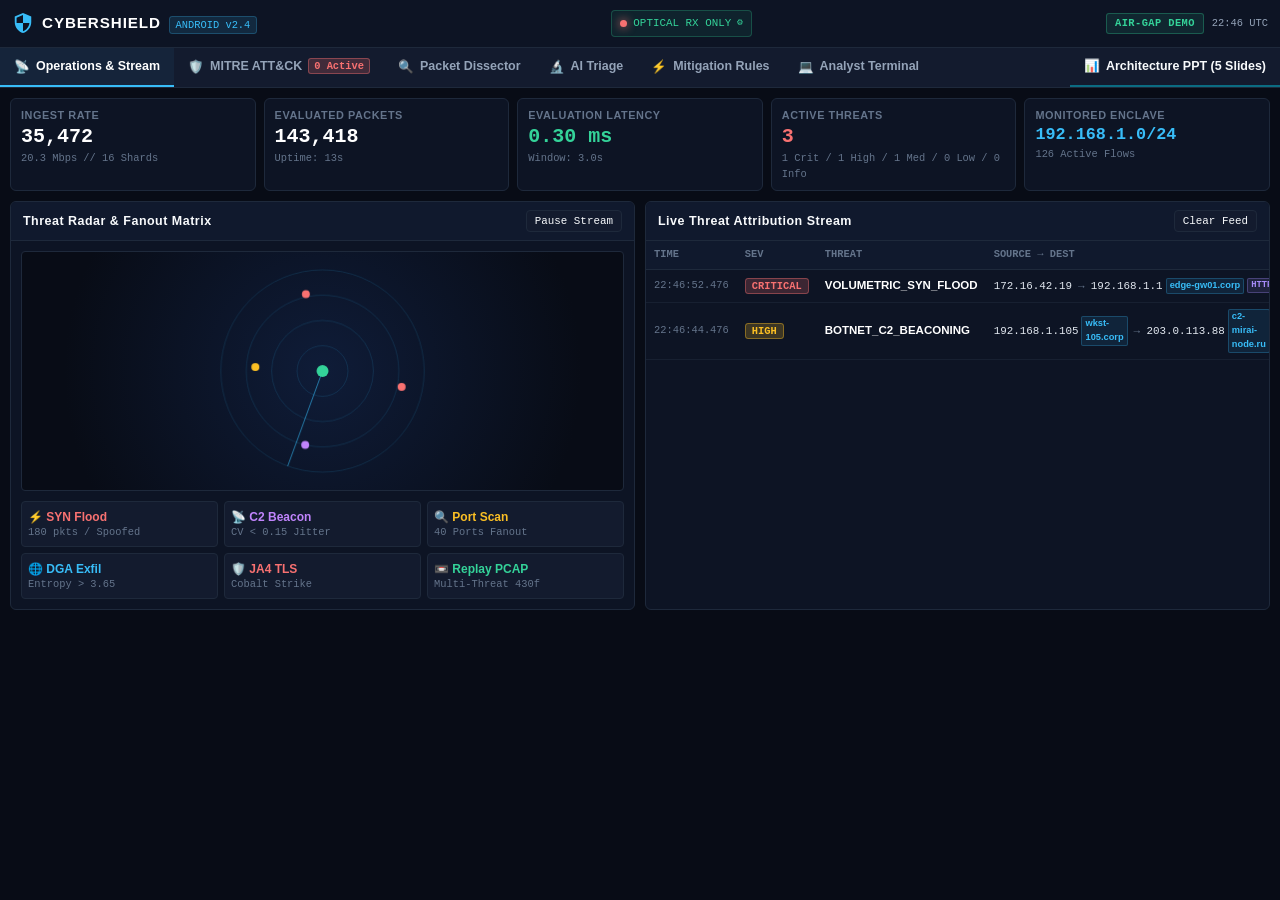
<file: index.html>
<!DOCTYPE html>
<html lang="en">
<head>
  <meta charset="UTF-8">
  <meta name="viewport" content="width=device-width, initial-scale=1.0, maximum-scale=1.0, user-scalable=no">
  <meta name="theme-color" content="#080c16">
  <title>CYBERSHIELD Enclave</title>
  <link rel="stylesheet" href="styles.css">
</head>
<body>

  <!-- Top Enterprise Navigation Bar -->
  <header class="top-navbar">
    <div class="brand-wrap">
      <div class="brand-shield">
        <svg viewBox="0 0 24 24">
          <path d="M12 1L3 5v6c0 5.55 3.84 10.74 9 12 5.16-1.26 9-6.45 9-12V5l-9-4zm0 10.99h7c-.53 4.12-3.28 7.79-7 8.94V12H5V6.3l7-3.11v8.8z"/>
        </svg>
      </div>
      <div>
        <span class="brand-text">CYBERSHIELD</span>
        <span class="brand-tag">ANDROID v2.4</span>
      </div>
    </div>

    <!-- Hardware Optical Data Diode Status Indicator & Server Switcher -->
    <div class="diode-telemetry-badge" id="diodeStatusBadge" title="Tap to configure sensor endpoint">
      <span class="diode-led" id="diodeLed"></span>
      <span id="diodeStatusText">OPTICAL RX ONLY</span>
      <span style="font-size: 0.6rem;">⚙️</span>
    </div>

    <div class="navbar-right">
      <span class="status-pill pill-online" id="connStatus">ONLINE</span>
      <span id="sysClock" style="color: var(--text-muted); font-size: 0.65rem; font-family: var(--font-mono);">00:00 UTC</span>
    </div>
  </header>

  <!-- Enterprise Tab Workspace Navigation Bar (Swipeable/Scrollable) -->
  <nav class="workspace-tabs-bar" aria-label="Security Workspace Navigation">
    <button class="nav-tab-btn active" data-view="viewOps" id="tabNavOps">
      <span>📡</span>
      <span>Operations & Stream</span>
    </button>
    <button class="nav-tab-btn" data-view="viewMitre" id="tabNavMitre">
      <span>🛡️</span>
      <span>MITRE ATT&CK</span>
      <span class="tab-badge" id="mitreHitBadge">0 Active</span>
    </button>
    <button class="nav-tab-btn" data-view="viewDissect" id="tabNavDissect">
      <span>🔍</span>
      <span>Packet Dissector</span>
    </button>
    <button class="nav-tab-btn" data-view="viewTriage" id="tabNavTriage">
      <span>🔬</span>
      <span>AI Triage</span>
    </button>
    <button class="nav-tab-btn" data-view="viewRules" id="tabNavRules">
      <span>⚡</span>
      <span>Mitigation Rules</span>
    </button>
    <button class="nav-tab-btn" data-view="viewTerminal" id="tabNavTerminal">
      <span>💻</span>
      <span>Analyst Terminal</span>
    </button>
    <a href="presentation.html" target="_blank" class="nav-tab-btn" id="tabNavPPT" style="color: var(--color-cyan); margin-left: auto; text-decoration: none; border-color: rgba(0,229,255,0.4);">
      <span>📊</span>
      <span>Architecture PPT (5 Slides)</span>
    </a>
  </nav>

  <!-- Main Workspace Container -->
  <main class="app-container">

    <!-- KPI Metrics Top Strip -->
    <section class="kpi-strip" aria-label="System Metrics">
      <div class="kpi-block">
        <div class="kpi-block-label">Ingest Rate</div>
        <div class="kpi-block-value" id="metricPps">0</div>
        <div class="kpi-block-sub" id="metricMbps">0.0 Mbps // 16 Shards</div>
      </div>
      <div class="kpi-block">
        <div class="kpi-block-label">Evaluated Packets</div>
        <div class="kpi-block-value" id="metricPackets">0</div>
        <div class="kpi-block-sub" id="metricUptime">Uptime: 0s</div>
      </div>
      <div class="kpi-block">
        <div class="kpi-block-label">Evaluation Latency</div>
        <div class="kpi-block-value" id="metricLatency" style="color: #34d399;">0.0 ms</div>
        <div class="kpi-block-sub">Window: 3.0s</div>
      </div>
      <div class="kpi-block">
        <div class="kpi-block-label">Active Threats</div>
        <div class="kpi-block-value" id="metricAlerts" style="color: #f87171;">0</div>
        <div class="kpi-block-sub" id="metricSeveritySummary">0 Crit / 0 High</div>
      </div>
      <div class="kpi-block">
        <div class="kpi-block-label">Monitored Enclave</div>
        <div class="kpi-block-value" style="font-size: 1.05rem; color: #38bdf8;">192.168.1.0/24</div>
        <div class="kpi-block-sub" id="metricFlows">0 Active Flows</div>
      </div>
    </section>

    <!-- =========================================================
         VIEW 1: Operations & Stream
         ========================================================= -->
    <div class="tab-view active" id="viewOps">
      <div class="ops-grid">
        
        <!-- Threat Radar & Attack Injector -->
        <div class="panel-box">
          <div class="panel-box-header">
            <span>Threat Radar & Fanout Matrix</span>
            <button class="btn-ctrl" id="btnToggleGen">
              <span id="genToggleText">Pause Stream</span>
            </button>
          </div>
          <div class="panel-box-body">
            
            <div class="radar-frame">
              <canvas id="radarCanvas" width="500" height="240"></canvas>
            </div>

            <!-- Attack Vector Injection Grid -->
            <div class="attacks-btn-grid">
              <button class="btn-attack-action" id="btnInjectSyn">
                <div class="att-title" style="color: #f87171;">⚡ SYN Flood</div>
                <div class="att-desc">180 pkts / Spoofed</div>
              </button>
              <button class="btn-attack-action" id="btnInjectBeacon">
                <div class="att-title" style="color: #c084fc;">📡 C2 Beacon</div>
                <div class="att-desc">CV &lt; 0.15 Jitter</div>
              </button>
              <button class="btn-attack-action" id="btnInjectScan">
                <div class="att-title" style="color: #fbbf24;">🔍 Port Scan</div>
                <div class="att-desc">40 Ports Fanout</div>
              </button>
              <button class="btn-attack-action" id="btnInjectDga">
                <div class="att-title" style="color: #38bdf8;">🌐 DGA Exfil</div>
                <div class="att-desc">Entropy &gt; 3.65</div>
              </button>
              <button class="btn-attack-action" id="btnInjectJa4">
                <div class="att-title" style="color: #f87171;">🛡️ JA4 TLS</div>
                <div class="att-desc">Cobalt Strike</div>
              </button>
              <button class="btn-attack-action" id="btnReplayPcap">
                <div class="att-title" style="color: #34d399;">📼 Replay PCAP</div>
                <div class="att-desc">Multi-Threat 430f</div>
              </button>
            </div>

          </div>
        </div>

        <!-- Live Threat Attribution Feed -->
        <div class="panel-box">
          <div class="panel-box-header">
            <span>Live Threat Attribution Stream</span>
            <button class="btn-ctrl" id="btnClearAlerts">Clear Feed</button>
          </div>
          <div class="panel-box-body" style="padding: 0;">
            <div class="dense-table-wrap">
              <table class="dense-table" id="alertsTable">
                <thead>
                  <tr>
                    <th>TIME</th>
                    <th>SEV</th>
                    <th>THREAT</th>
                    <th>SOURCE &rarr; DEST</th>
                    <th>CONF</th>
                    <th>ACTION</th>
                  </tr>
                </thead>
                <tbody id="alertsTableBody">
                  <tr>
                    <td colspan="6" style="text-align: center; color: var(--text-dim); padding: 30px;">
                      Awaiting threat indicators...
                    </td>
                  </tr>
                </tbody>
              </table>
            </div>
          </div>
        </div>

      </div>
    </div>

    <!-- =========================================================
         VIEW 2: MITRE ATT&CK Matrix
         ========================================================= -->
    <div class="tab-view" id="viewMitre">
      <div class="panel-box">
        <div class="panel-box-header">
          <span>MITRE ATT&CK Enterprise Matrix (14 Tactics)</span>
          <button class="btn-ctrl" id="btnRefreshMitre">Refresh</button>
        </div>
        <div class="panel-box-body">
          <div style="font-size: 0.68rem; color: var(--text-dim); margin-bottom: 8px;">
            Swipe horizontally to inspect all 14 adversary tactics and illuminated techniques:
          </div>
          <div class="mitre-matrix-grid" id="mitreMatrixGrid">
            <!-- Dynamically populated -->
          </div>
        </div>
      </div>
    </div>

    <!-- =========================================================
         VIEW 3: Packet Dissector (Wireshark)
         ========================================================= -->
    <div class="tab-view" id="viewDissect">
      <div class="panel-box">
        <div class="panel-box-header">
          <span>Deep Packet Dissector & Raw Hex Stream</span>
          <button class="btn-ctrl" id="btnRefreshDissect">Capture Frame</button>
        </div>
        <div class="panel-box-body">
          <div class="dissector-container">
            <div id="packetTreeContainer">
              <!-- Dynamically populated -->
            </div>
            <div>
              <div class="panel-box-header" style="background: var(--bg-surface); margin-bottom: 4px; padding: 4px 8px;">
                <span>Frame Byte Stream (Offset / Hex / ASCII)</span>
              </div>
              <pre class="hex-dump-panel" id="hexDumpContainer">0000   00 00 00 00 00 00 00 00 00 00 00 00 00 00 00 00  ................</pre>
            </div>
          </div>
        </div>
      </div>
    </div>

    <!-- =========================================================
         VIEW 4: AI Incident Triage
         ========================================================= -->
    <div class="tab-view" id="viewTriage">
      <div class="triage-dossier" id="triageDossier">
        
        <div style="display: flex; justify-content: space-between; align-items: center; border-bottom: 1px solid var(--border-subtle); padding-bottom: 8px;">
          <div>
            <div style="font-weight: 800; font-size: 0.85rem;" id="triageTitle">INCIDENT TRIAGE DOSSIER</div>
            <div style="font-family: var(--font-mono); font-size: 0.65rem; color: var(--text-dim);">Target Attribution & Blast Radius Assessment</div>
          </div>
          <button class="btn-ctrl btn-active" id="btnReTriageLatest">Triage Alert</button>
        </div>

        <div class="triage-meta-grid">
          <div class="triage-meta-cell">
            <div class="triage-meta-label">Threat Class</div>
            <div class="triage-meta-val" id="triageThreatClass">VOLUMETRIC_SYN_FLOOD</div>
          </div>
          <div class="triage-meta-cell">
            <div class="triage-meta-label">Severity & Conf</div>
            <div class="triage-meta-val" id="triageSevConf">CRITICAL (98%)</div>
          </div>
          <div class="triage-meta-cell">
            <div class="triage-meta-label">MITRE ID</div>
            <div class="triage-meta-val" id="triageMitreId">T1498.001</div>
          </div>
          <div class="triage-meta-cell">
            <div class="triage-meta-label">Adversary Attribution</div>
            <div class="triage-meta-val" id="triageActor">DDoS Botnet Cluster</div>
          </div>
        </div>

        <div>
          <div style="font-weight: 700; font-size: 0.72rem; color: var(--accent-blue); margin-bottom: 4px;">Executive Threat Summary</div>
          <div class="triage-prose" id="triageSummary">Awaiting alert evaluation...</div>
        </div>

        <div>
          <div style="font-weight: 700; font-size: 0.72rem; color: var(--accent-blue); margin-bottom: 4px;">Blast Radius & Impact</div>
          <div class="triage-prose" id="triageBlastRadius">Evaluating lateral movement exposure...</div>
        </div>

        <div>
          <div style="font-weight: 700; font-size: 0.72rem; color: var(--accent-blue); margin-bottom: 4px;">Containment Playbook</div>
          <div id="triagePlaybook" style="display: flex; flex-direction: column; gap: 6px;">
            <!-- Steps -->
          </div>
        </div>

      </div>
    </div>

    <!-- =========================================================
         VIEW 5: Mitigation Rules
         ========================================================= -->
    <div class="tab-view" id="viewRules">
      <div class="panel-box">
        <div class="panel-box-header">
          <span>Automated Firewall & IDS/IPS Enforcement Rules</span>
        </div>
        <div class="panel-box-body">
          <div class="rules-grid">
            
            <div class="rule-box">
              <div class="rule-box-head">
                <span>Linux iptables Rule</span>
                <button class="btn-copy-rule" onclick="copyRule('ruleIptables')">Copy</button>
              </div>
              <pre class="rule-code-block" id="ruleIptables"># Generating iptables rule...</pre>
            </div>

            <div class="rule-box">
              <div class="rule-box-head">
                <span>Linux nftables Syntax</span>
                <button class="btn-copy-rule" onclick="copyRule('ruleNftables')">Copy</button>
              </div>
              <pre class="rule-code-block" id="ruleNftables"># Generating nftables rule...</pre>
            </div>

            <div class="rule-box">
              <div class="rule-box-head">
                <span>Suricata IDS Signature</span>
                <button class="btn-copy-rule" onclick="copyRule('ruleSuricata')">Copy</button>
              </div>
              <pre class="rule-code-block" id="ruleSuricata"># Generating Suricata rule...</pre>
            </div>

            <div class="rule-box">
              <div class="rule-box-head">
                <span>Snort IPS Signature</span>
                <button class="btn-copy-rule" onclick="copyRule('ruleSnort')">Copy</button>
              </div>
              <pre class="rule-code-block" id="ruleSnort"># Generating Snort rule...</pre>
            </div>

            <div class="rule-box">
              <div class="rule-box-head">
                <span>pfSense XML Filter Snippet</span>
                <button class="btn-copy-rule" onclick="copyRule('rulePfsense')">Copy</button>
              </div>
              <pre class="rule-code-block" id="rulePfsense">&lt;!-- Generating pfSense rule... --&gt;</pre>
            </div>

          </div>
        </div>
      </div>
    </div>

    <!-- =========================================================
         VIEW 6: Analyst Terminal
         ========================================================= -->
    <div class="tab-view" id="viewTerminal">
      <div class="terminal-window">
        <div class="terminal-topbar">
          <span>ANALYST CONSOLE // TACTICAL SESSION</span>
          <div style="display: flex; gap: 4px;">
            <button class="btn-ctrl" id="btnQueryStatus">Status</button>
            <button class="btn-ctrl" id="btnQueryMitre">MITRE</button>
            <button class="btn-ctrl" id="btnQueryIsolate">Isolate</button>
            <button class="btn-ctrl" id="btnQueryJa4">JA4</button>
          </div>
        </div>

        <div class="terminal-history" id="termHistory">
          <div class="term-entry-ai">
CYBERSHIELD SECURITY OPERATIONS CORE // AIR-GAPPED MOBILE CONSOLE
Type tactical inquiries below (e.g. 'status', 'mitre', 'isolate host', 'ja4 analysis').
          </div>
        </div>

        <div class="terminal-prompt-bar">
          <span style="font-family: var(--font-mono); font-size: 0.72rem; color: var(--accent-blue);">analyst@soc:~$</span>
          <input type="text" class="term-input" id="termInput" placeholder="Command or query..." autocomplete="off">
          <button class="btn-ctrl btn-active" id="btnTermSend">Run</button>
        </div>
      </div>
    </div>

  </main>

  <!-- Endpoint Settings Modal -->
  <div class="modal-overlay" id="settingsModal">
    <div class="modal-card">
      <div style="display: flex; justify-content: space-between; align-items: center; border-bottom: 1px solid var(--border-subtle); padding-bottom: 8px;">
        <span style="font-weight: 700; font-size: 0.85rem;">Sensor Endpoint Configuration</span>
        <button class="btn-ctrl" id="btnCloseSettings">✕</button>
      </div>

      <div style="font-size: 0.72rem; color: var(--text-muted);">
        Select connection target for this Android device:
      </div>

      <div style="display: flex; flex-direction: column; gap: 8px;">
        <button class="btn-ctrl" id="btnPresetEmulator" style="text-align: left; padding: 8px;">
          <strong>🤖 Android Emulator Localhost</strong><br>
          <span style="color: var(--text-dim); font-size: 0.65rem;">http://10.0.2.2:8080 (Points to your Windows PC)</span>
        </button>

        <button class="btn-ctrl" id="btnPresetCloudflare" style="text-align: left; padding: 8px;">
          <strong>🌐 Live Public Cloudflare Tunnel</strong><br>
          <span style="color: var(--text-dim); font-size: 0.65rem;">https://lower-watts-new-mistakes.trycloudflare.com</span>
        </button>

        <button class="btn-ctrl" id="btnPresetOffline" style="text-align: left; padding: 8px;">
          <strong>🛡️ Air-Gapped Standalone Simulation</strong><br>
          <span style="color: var(--text-dim); font-size: 0.65rem;">100% Offline Embedded Mode (Zero network required)</span>
        </button>
      </div>

      <div style="margin-top: 6px;">
        <label style="font-size: 0.68rem; color: var(--text-dim); font-family: var(--font-mono);">Custom Server URL:</label>
        <input type="text" id="inputCustomServer" class="term-input" style="width: 100%; border: 1px solid var(--border-subtle); padding: 6px; border-radius: 4px; margin-top: 4px;" placeholder="http://192.168.1.x:8080">
      </div>

      <div style="display: flex; justify-content: flex-end; gap: 8px; margin-top: 8px;">
        <button class="btn-ctrl btn-active" id="btnSaveServer">Apply & Connect</button>
      </div>
    </div>
  </div>

  <div class="toast-box" id="toastBox" style="display: none;"></div>

  <script src="app.js"></script>
</body>
</html>
</file>
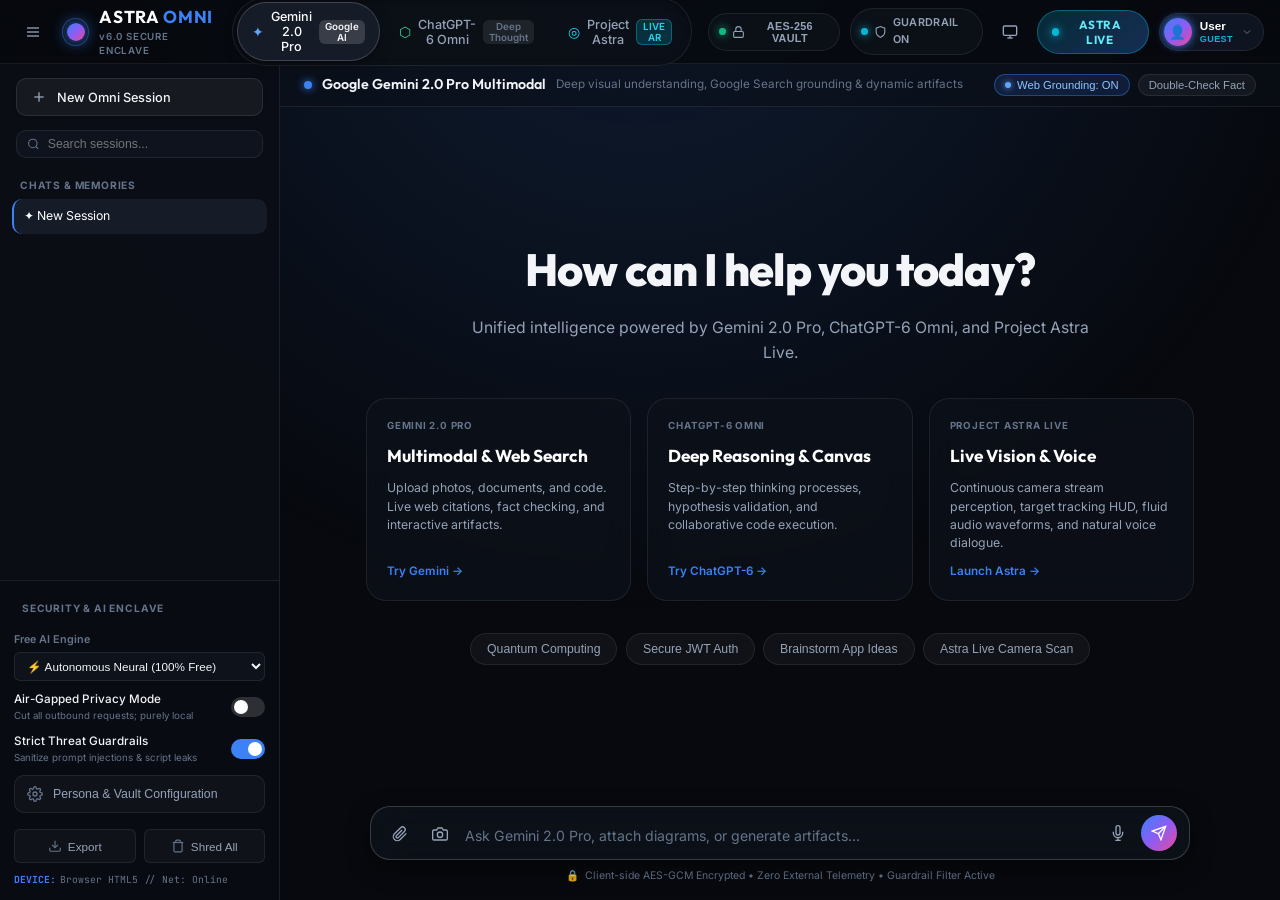
<file: android_studio_app/app/src/main/assets/index.html>
<!DOCTYPE html>
<html lang="en">
<head>
  <meta charset="UTF-8" />
  <meta name="viewport" content="width=device-width, initial-scale=1.0, maximum-scale=1.0, user-scalable=no" />
  <title>ASTRA OMNI // Gemini & ChatGPT-6 All-in-One AI</title>
  <meta name="description" content="Unified multimodal AI platform replicating Google Gemini 2.0, ChatGPT-6 Omni, and Project Astra Live Vision & Voice. 100% Free, Safe, and AES-GCM Encrypted." />
  <meta name="theme-color" content="#080b14" />
  
  <!-- Modern Typography from Google Fonts -->
  <link rel="preconnect" href="https://fonts.googleapis.com">
  <link rel="preconnect" href="https://fonts.gstatic.com" crossorigin>
  <link href="https://fonts.googleapis.com/css2?family=Inter:wght@300;400;500;600;700&family=JetBrains+Mono:wght@400;500;600&family=Outfit:wght@400;500;600;700;800&display=swap" rel="stylesheet">
  
  <link rel="stylesheet" href="styles.css" />
</head>
<body class="theme-gemini">
  <!-- Global App Container -->
  <div id="app" class="app-shell">
    
    <!-- Top Navigation Header -->
    <header class="app-header">
      <div class="header-left">
        <button id="btnToggleSidebar" class="icon-btn" title="Toggle Navigation Drawer" aria-label="Toggle Sidebar">
          <svg class="icon" viewBox="0 0 24 24" fill="none" stroke="currentColor" stroke-width="2">
            <line x1="3" y1="12" x2="21" y2="12"></line>
            <line x1="3" y1="6" x2="21" y2="6"></line>
            <line x1="3" y1="18" x2="21" y2="18"></line>
          </svg>
        </button>
        <div class="brand-badge">
          <div class="brand-orb-wrapper">
            <div class="brand-orb"></div>
            <div class="brand-orb-pulse"></div>
          </div>
          <div class="brand-text">
            <span class="brand-title">ASTRA <span class="brand-sub">OMNI</span></span>
            <span class="brand-version">v6.0 SECURE ENCLAVE</span>
          </div>
        </div>
      </div>

      <!-- Core Model Selector Pill Bar -->
      <div class="model-switcher-container">
        <div class="model-pill-bar" role="tablist" aria-label="AI Model Modes">
          <button id="tabGemini" class="model-pill active" role="tab" aria-selected="true" data-mode="gemini">
            <span class="pill-icon gemini-sparkle">✦</span>
            <span class="pill-label">Gemini 2.0 Pro</span>
            <span class="pill-tag">Google AI</span>
          </button>
          
          <button id="tabGpt6" class="model-pill" role="tab" aria-selected="false" data-mode="gpt6">
            <span class="pill-icon gpt-icon">⬡</span>
            <span class="pill-label">ChatGPT-6 Omni</span>
            <span class="pill-tag">Deep Thought</span>
          </button>
          
          <button id="tabAstra" class="model-pill" role="tab" aria-selected="false" data-mode="astra">
            <span class="pill-icon astra-reticle">◎</span>
            <span class="pill-label">Project Astra</span>
            <span class="pill-tag live-badge">LIVE AR</span>
          </button>
        </div>
      </div>

      <!-- Security Status & Quick Controls -->
      <div class="header-right">
        <!-- Vault Encrypted Badge -->
        <button id="btnVaultStatus" class="status-badge vault-badge" title="Cryptographic Web Crypto AES-GCM Vault Status">
          <span class="status-dot green"></span>
          <svg class="status-icon" viewBox="0 0 24 24" fill="none" stroke="currentColor" stroke-width="2">
            <rect x="3" y="11" width="18" height="11" rx="2" ry="2"></rect>
            <path d="M7 11V7a5 5 0 0 1 10 0v4"></path>
          </svg>
          <span class="badge-text" id="vaultStatusText">AES-256 VAULT</span>
        </button>

        <!-- Threat Guardrail Status -->
        <div class="status-badge guardrail-badge" title="Real-Time Prompt Injection & Leak Protection">
          <span class="status-dot cyan"></span>
          <svg class="status-icon" viewBox="0 0 24 24" fill="none" stroke="currentColor" stroke-width="2">
            <path d="M12 22s8-4 8-10V5l-8-3-8 3v7c0 6 8 10 8 10z"></path>
          </svg>
          <span class="badge-text">GUARDRAIL ON</span>
        </div>

        <!-- Canvas Toggle -->
        <button id="btnToggleCanvas" class="icon-btn" title="Toggle Code Sandbox & Canvas" aria-label="Toggle Canvas">
          <svg class="icon" viewBox="0 0 24 24" fill="none" stroke="currentColor" stroke-width="2">
            <rect x="2" y="3" width="20" height="14" rx="2" ry="2"></rect>
            <line x1="8" y1="21" x2="16" y2="21"></line>
            <line x1="12" y1="17" x2="12" y2="21"></line>
          </svg>
        </button>

        <!-- Astra Live Vision Launcher -->
        <button id="btnLaunchAstraDirect" class="action-btn astra-live-cta" title="Launch Project Astra Realtime Vision & Voice">
          <span class="live-dot-pulse"></span>
          <span>ASTRA LIVE</span>
        </button>

        <!-- User Profile & Authentication Account Button -->
        <div class="user-account-container">
          <button id="btnUserAuth" class="user-profile-btn" title="User Profile & Account Enclave">
            <div class="user-avatar-circle" id="userHeaderAvatar">👤</div>
            <div class="user-meta-summary">
              <span class="user-display-name" id="userHeaderName">Guest Explorer</span>
              <span class="user-tier-badge" id="userHeaderTier">FREE PRO</span>
            </div>
            <svg class="dropdown-chevron" viewBox="0 0 24 24" fill="none" stroke="currentColor" stroke-width="2">
              <polyline points="6 9 12 15 18 9"></polyline>
            </svg>
          </button>
          
          <!-- User Dropdown Menu -->
          <div id="userDropdownMenu" class="user-dropdown-menu hidden">
            <div class="dropdown-user-info">
              <div class="dropdown-avatar" id="dropdownUserAvatar">👤</div>
              <div class="dropdown-details">
                <strong id="dropdownUserName">Guest Explorer</strong>
                <span id="dropdownUserEmail">guest@astra.local</span>
              </div>
            </div>
            <div class="dropdown-divider"></div>
            <button id="btnOpenProfileModal" class="dropdown-item">
              <span>✏️</span> <span>Customize Profile</span>
            </button>
            <button id="btnOpenAuthModal" class="dropdown-item">
              <span>🔑</span> <span id="authActionLabel">Sign In / Switch Account</span>
            </button>
            <button id="btnAccountSettings" class="dropdown-item">
              <span>🛡️</span> <span>Privacy & Security Vault</span>
            </button>
            <div class="dropdown-divider"></div>
            <button id="btnDeleteAccount" class="dropdown-item danger">
              <span>🗑️</span> <span>Delete Profile & Data</span>
            </button>
            <button id="btnLogout" class="dropdown-item">
              <span>🚪</span> <span>Sign Out / Lock Session</span>
            </button>
          </div>
        </div>
      </div>
    </header>

    <!-- App Body Layout (Sidebar + Main + Canvas) -->
    <div class="app-main-layout">
      
      <!-- Collapsible Navigation & Security Drawer -->
      <aside id="sidebar" class="app-sidebar">
        <div class="sidebar-header">
          <button id="btnNewChat" class="btn-new-chat">
            <svg class="icon" viewBox="0 0 24 24" fill="none" stroke="currentColor" stroke-width="2">
              <line x1="12" y1="5" x2="12" y2="19"></line>
              <line x1="5" y1="12" x2="19" y2="12"></line>
            </svg>
            <span>New Omni Session</span>
          </button>
        </div>

        <!-- Search Bar -->
        <div class="sidebar-search">
          <svg class="search-icon" viewBox="0 0 24 24" fill="none" stroke="currentColor" stroke-width="2">
            <circle cx="11" cy="11" r="8"></circle>
            <line x1="21" y1="21" x2="16.65" y2="16.65"></line>
          </svg>
          <input type="text" id="chatSearchInput" placeholder="Search sessions..." autocomplete="off" />
        </div>

        <!-- Chat History List -->
        <div class="sidebar-section">
          <div class="section-title">CHATS & MEMORIES</div>
          <ul id="chatHistoryList" class="chat-history-list">
            <!-- Populated via JS -->
          </ul>
        </div>

        <!-- Safety, Security & Settings Section -->
        <div class="sidebar-bottom-panel">
          <div class="section-title">SECURITY & AI ENCLAVE</div>
          
          <!-- Free AI Engine Provider Picker -->
          <div class="setting-item">
            <label for="aiEngineSelect">Free AI Engine</label>
            <select id="aiEngineSelect" class="form-select">
              <option value="simulation" selected>⚡ Autonomous Neural (100% Free)</option>
              <option value="gemini_free">✨ Gemini API (Official Free Tier)</option>
              <option value="ollama_local">🦙 Ollama Local (localhost:11434)</option>
              <option value="huggingface">🤗 Hugging Face (Free Open LLM)</option>
            </select>
          </div>

          <!-- Air-Gapped Offline Killswitch -->
          <div class="setting-toggle-row">
            <div class="toggle-info">
              <span class="toggle-title">Air-Gapped Privacy Mode</span>
              <span class="toggle-desc">Cut all outbound requests; purely local</span>
            </div>
            <label class="switch">
              <input type="checkbox" id="chkAirGapped">
              <span class="slider round"></span>
            </label>
          </div>

          <!-- Prompt Injection Guardrail -->
          <div class="setting-toggle-row">
            <div class="toggle-info">
              <span class="toggle-title">Strict Threat Guardrails</span>
              <span class="toggle-desc">Sanitize prompt injections & script leaks</span>
            </div>
            <label class="switch">
              <input type="checkbox" id="chkGuardrails" checked>
              <span class="slider round"></span>
            </label>
          </div>

          <!-- Custom Instructions / System Persona -->
          <button id="btnCustomInstructions" class="sidebar-tool-btn">
            <svg class="icon" viewBox="0 0 24 24" fill="none" stroke="currentColor" stroke-width="2">
              <circle cx="12" cy="12" r="3"></circle>
              <path d="M19.4 15a1.65 1.65 0 0 0 .33 1.82l.06.06a2 2 0 0 1 0 2.83 2 2 0 0 1-2.83 0l-.06-.06a1.65 1.65 0 0 0-1.82-.33 1.65 1.65 0 0 0-1 1.51V21a2 2 0 0 1-2 2 2 2 0 0 1-2-2v-.09A1.65 1.65 0 0 0 9 19.4a1.65 1.65 0 0 0-1.82.33l-.06.06a2 2 0 0 1-2.83 0 2 2 0 0 1 0-2.83l.06-.06a1.65 1.65 0 0 0 .33-1.82 1.65 1.65 0 0 0-1.51-1H3a2 2 0 0 1-2-2 2 2 0 0 1 2-2h.09A1.65 1.65 0 0 0 4.6 9a1.65 1.65 0 0 0-.33-1.82l-.06-.06a2 2 0 0 1 0-2.83 2 2 0 0 1 2.83 0l.06.06a1.65 1.65 0 0 0 1.82.33H9a1.65 1.65 0 0 0 1-1.51V3a2 2 0 0 1 2-2 2 2 0 0 1 2 2v.09a1.65 1.65 0 0 0 1 1.51 1.65 1.65 0 0 0 1.82-.33l.06-.06a2 2 0 0 1 2.83 0 2 2 0 0 1 0 2.83l-.06.06a1.65 1.65 0 0 0-.33 1.82V9a1.65 1.65 0 0 0 1.51 1H21a2 2 0 0 1 2 2 2 2 0 0 1-2 2h-.09a1.65 1.65 0 0 0-1.51 1z"></path>
            </svg>
            <span>Persona & Vault Configuration</span>
          </button>

          <!-- Export & Data Shredder -->
          <div class="sidebar-actions-row">
            <button id="btnExportData" class="btn-subtle" title="Export chats as encrypted JSON or Markdown">
              <svg class="icon-sm" viewBox="0 0 24 24" fill="none" stroke="currentColor" stroke-width="2">
                <path d="M21 15v4a2 2 0 0 1-2 2H5a2 2 0 0 1-2-2v-4"></path>
                <polyline points="7 10 12 15 17 10"></polyline>
                <line x1="12" y1="15" x2="12" y2="3"></line>
              </svg>
              <span>Export</span>
            </button>
            <button id="btnShredData" class="btn-subtle danger" title="Cryptographically shred all stored records">
              <svg class="icon-sm" viewBox="0 0 24 24" fill="none" stroke="currentColor" stroke-width="2">
                <polyline points="3 6 5 6 21 6"></polyline>
                <path d="M19 6v14a2 2 0 0 1-2 2H7a2 2 0 0 1-2-2V6m3 0V4a2 2 0 0 1 2-2h4a2 2 0 0 1 2 2v2"></path>
              </svg>
              <span>Shred All</span>
            </button>
          </div>

          <!-- Device Native Telemetry (Android/Browser) -->
          <div class="device-telemetry-badge" id="telemetryBadge">
            <span class="telemetry-label">DEVICE:</span>
            <span id="telemetryDetails">HTML5 Engine // Ready</span>
          </div>
        </div>
      </aside>

      <!-- Center Interaction Area -->
      <main class="chat-viewport">
        
        <!-- Active Persona Sub-Bar -->
        <div class="persona-sub-bar" id="personaSubBar">
          <div class="persona-meta">
            <span class="persona-indicator-dot"></span>
            <span class="persona-title" id="personaTitle">Google Gemini 2.0 Pro Multimodal</span>
            <span class="persona-description" id="personaDesc">Deep visual understanding, Google Search grounding & dynamic artifacts</span>
          </div>

          <!-- Mode-specific contextual controls -->
          <div class="persona-context-controls">
            <!-- Gemini: Google Grounding Button -->
            <div id="geminiControls" class="mode-control-cluster">
              <button id="btnToggleGrounding" class="context-pill active" title="Toggle Real-Time Google Search Grounding">
                <span class="pill-dot"></span>
                <span>Web Grounding: ON</span>
              </button>
              <button id="btnDoubleCheck" class="context-pill" title="Fact check current response with Google Grounding">
                <span>Double-Check Fact</span>
              </button>
            </div>

            <!-- ChatGPT-6: Reasoning Depth Control -->
            <div id="gpt6Controls" class="mode-control-cluster hidden">
              <span class="control-label">Reasoning:</span>
              <button id="btnReasoningFast" class="context-pill" data-depth="fast">Fast</button>
              <button id="btnReasoningDeep" class="context-pill active" data-depth="deep">Deep Thought (o3)</button>
              <button id="btnReasoningMax" class="context-pill" data-depth="max">Rigorous Proof</button>
            </div>

            <!-- Astra: Live Camera & Vision Controls -->
            <div id="astraControls" class="mode-control-cluster hidden">
              <button id="btnAstraStartCamera" class="context-pill astra-accent" title="Open Realtime AR Camera Vision">
                <svg class="icon-sm" viewBox="0 0 24 24" fill="none" stroke="currentColor" stroke-width="2">
                  <path d="M23 19a2 2 0 0 1-2 2H3a2 2 0 0 1-2-2V8a2 2 0 0 1 2-2h4l2-3h6l2 3h4a2 2 0 0 1 2 2z"></path>
                  <circle cx="12" cy="13" r="4"></circle>
                </svg>
                <span>Live Viewfinder</span>
              </button>
              <button id="btnAstraVoiceDuplex" class="context-pill astra-accent" title="Toggle Realtime Voice Dialogue Loop">
                <svg class="icon-sm" viewBox="0 0 24 24" fill="none" stroke="currentColor" stroke-width="2">
                  <path d="M12 1a3 3 0 0 0-3 3v8a3 3 0 0 0 6 0V4a3 3 0 0 0-3-3z"></path>
                  <path d="M19 10v2a7 7 0 0 1-14 0v-2"></path>
                  <line x1="12" y1="19" x2="12" y2="23"></line>
                  <line x1="8" y1="23" x2="16" y2="23"></line>
                </svg>
                <span>Continuous Voice</span>
              </button>
            </div>
          </div>
        </div>

        <!-- Chat Conversation Messages Container -->
        <div id="messagesContainer" class="messages-container">
          
          <!-- Hero Welcome Screen (Shown on empty session) -->
          <div id="welcomeHero" class="welcome-hero natural-hero">
            <div class="hero-header">
              <h1 class="hero-title">How can I help you today?</h1>
              <p class="hero-subtitle">Unified intelligence powered by Gemini 2.0 Pro, ChatGPT-6 Omni, and Project Astra Live.</p>
            </div>

            <!-- Clean Trio Feature Cards -->
            <div class="hero-cards-grid">
              <div class="feature-card" data-prompt="Analyze complex data, search the live web, and generate an interactive code artifact with Google Gemini.">
                <div class="card-badge">GEMINI 2.0 PRO</div>
                <h3 class="card-title">Multimodal & Web Search</h3>
                <p class="card-desc">Upload photos, documents, and code. Live web citations, fact checking, and interactive artifacts.</p>
                <div class="card-action">Try Gemini &rarr;</div>
              </div>

              <div class="feature-card" data-prompt="Solve a challenging algorithmic problem step-by-step with deep chain-of-thought reasoning and live canvas testing.">
                <div class="card-badge">CHATGPT-6 OMNI</div>
                <h3 class="card-title">Deep Reasoning & Canvas</h3>
                <p class="card-desc">Step-by-step thinking processes, hypothesis validation, and collaborative code execution.</p>
                <div class="card-action">Try ChatGPT-6 &rarr;</div>
              </div>

              <div class="feature-card" data-prompt="Launch live camera feed and describe everything in the spatial scene with real-time bounding boxes and voice commentary.">
                <div class="card-badge">PROJECT ASTRA LIVE</div>
                <h3 class="card-title">Live Vision & Voice</h3>
                <p class="card-desc">Continuous camera stream perception, target tracking HUD, fluid audio waveforms, and natural voice dialogue.</p>
                <div class="card-action">Launch Astra &rarr;</div>
              </div>
            </div>

            <!-- Quick Suggestions -->
            <div class="quick-prompts-container">
              <div class="prompt-chips-tray">
                <button class="prompt-chip" data-text="Explain quantum computing in simple, practical terms.">Quantum Computing</button>
                <button class="prompt-chip" data-text="Write a production-ready JWT authentication middleware with comments.">Secure JWT Auth</button>
                <button class="prompt-chip" data-text="Help me brainstorm ideas for a modern web application.">Brainstorm App Ideas</button>
                <button class="prompt-chip" data-text="Inspect and describe objects in the physical room using live camera vision.">Astra Live Camera Scan</button>
              </div>
            </div>
          </div>

          <!-- Chat messages stream here dynamically -->
          <div id="messagesList" class="messages-list"></div>
        </div>

        <!-- Input Area Dock -->
        <div class="input-dock">
          <!-- Multimodal Attachment Previews Tray -->
          <div id="attachmentTray" class="attachment-tray hidden">
            <!-- Thumbnail cards injected here -->
          </div>

          <!-- Main Input Capsule -->
          <div class="input-capsule">
            
            <!-- Attachment & Camera Trigger Buttons -->
            <div class="input-actions-left">
              <button id="btnAttachFile" class="icon-btn-subtle" title="Attach image, document, audio, or code file">
                <svg class="icon" viewBox="0 0 24 24" fill="none" stroke="currentColor" stroke-width="2">
                  <path d="M21.44 11.05l-9.19 9.19a6 6 0 0 1-8.49-8.49l9.19-9.19a4 4 0 0 1 5.66 5.66l-9.2 9.19a2 2 0 0 1-2.83-2.83l8.49-8.48"></path>
                </svg>
              </button>
              <input type="file" id="fileInput" multiple accept="image/*,.pdf,.txt,.js,.py,.html,.css,.json,.md,.csv,audio/*" style="display:none;" />

              <button id="btnQuickCameraSnap" class="icon-btn-subtle" title="Snap snapshot with camera for visual reasoning">
                <svg class="icon" viewBox="0 0 24 24" fill="none" stroke="currentColor" stroke-width="2">
                  <path d="M23 19a2 2 0 0 1-2 2H3a2 2 0 0 1-2-2V8a2 2 0 0 1 2-2h4l2-3h6l2 3h4a2 2 0 0 1 2 2z"></path>
                  <circle cx="12" cy="13" r="4"></circle>
                </svg>
              </button>
            </div>

            <!-- Auto-expanding Textarea -->
            <div class="textarea-wrapper">
              <textarea 
                id="userInput" 
                rows="1" 
                placeholder="Ask Gemini, reason with GPT-6, or talk to Project Astra..."
                autocomplete="off"
                spellcheck="true"
              ></textarea>
            </div>

            <!-- Voice & Send Buttons -->
            <div class="input-actions-right">
              <!-- Speech Recognition Mic Button -->
              <button id="btnVoiceInput" class="icon-btn-subtle mic-btn" title="Speak via Web Speech Recognition (Free)">
                <svg class="icon" viewBox="0 0 24 24" fill="none" stroke="currentColor" stroke-width="2">
                  <path d="M12 1a3 3 0 0 0-3 3v8a3 3 0 0 0 6 0V4a3 3 0 0 0-3-3z"></path>
                  <path d="M19 10v2a7 7 0 0 1-14 0v-2"></path>
                  <line x1="12" y1="19" x2="12" y2="23"></line>
                  <line x1="8" y1="23" x2="16" y2="23"></line>
                </svg>
                <div class="mic-pulse-ring"></div>
              </button>

              <!-- Send Action Button -->
              <button id="btnSend" class="send-btn" title="Send query (Enter)">
                <svg class="icon" viewBox="0 0 24 24" fill="none" stroke="currentColor" stroke-width="2">
                  <line x1="22" y1="2" x2="11" y2="13"></line>
                  <polygon points="22 2 15 22 11 13 2 9 22 2"></polygon>
                </svg>
              </button>
            </div>
          </div>

          <!-- Bottom Privacy & Security Status Notice -->
          <div class="dock-disclaimer">
            <span class="lock-glyph">🔒</span>
            <span>Client-side AES-GCM Encrypted &bull; Zero External Telemetry &bull; Guardrail Filter Active</span>
          </div>
        </div>
      </main>

      <!-- Right Split-View: Collaborative Canvas & Code Sandbox -->
      <aside id="canvasPanel" class="canvas-panel collapsed">
        <div class="canvas-header">
          <div class="canvas-title-group">
            <span class="canvas-icon">⬢</span>
            <span class="canvas-heading">OMNI CANVAS // Live Sandbox</span>
          </div>
          <div class="canvas-actions">
            <button id="btnRunCanvasCode" class="btn-canvas-run" title="Execute Code in Secure Sandboxed Iframe">
              <svg class="icon-sm" viewBox="0 0 24 24" fill="currentColor">
                <polygon points="5 3 19 12 5 21 5 3"></polygon>
              </svg>
              <span>Run Sandbox</span>
            </button>
            <button id="btnCopyCanvasCode" class="icon-btn-sm" title="Copy code">
              <svg class="icon-sm" viewBox="0 0 24 24" fill="none" stroke="currentColor" stroke-width="2">
                <rect x="9" y="9" width="13" height="13" rx="2" ry="2"></rect>
                <path d="M5 15H4a2 2 0 0 1-2-2V4a2 2 0 0 1 2-2h9a2 2 0 0 1 2 2v1"></path>
              </svg>
            </button>
            <button id="btnCloseCanvas" class="icon-btn-sm" title="Close Canvas Panel">
              <svg class="icon-sm" viewBox="0 0 24 24" fill="none" stroke="currentColor" stroke-width="2">
                <line x1="18" y1="6" x2="6" y2="18"></line>
                <line x1="6" y1="6" x2="18" y2="18"></line>
              </svg>
            </button>
          </div>
        </div>

        <!-- Canvas Subtabs: Code vs Preview vs Console -->
        <div class="canvas-tabs">
          <button class="canvas-tab active" data-view="editor">Source Code</button>
          <button class="canvas-tab" data-view="preview">Interactive Preview</button>
          <button class="canvas-tab" data-view="console">Console (<span id="canvasConsoleCount">0</span>)</button>
        </div>

        <!-- Canvas Views -->
        <div class="canvas-body">
          <div id="canvasEditorView" class="canvas-view active">
            <textarea id="canvasCodeEditor" spellcheck="false" placeholder="// Code or artifact markdown renders here..."></textarea>
          </div>
          <div id="canvasPreviewView" class="canvas-view">
            <iframe id="canvasSandboxIframe" sandbox="allow-scripts allow-modals" title="Code Sandbox Runner"></iframe>
          </div>
          <div id="canvasConsoleView" class="canvas-view">
            <div id="canvasConsoleOutput" class="console-logs"></div>
          </div>
        </div>
      </aside>
    </div>

    <!-- ================================================================= -->
    <!-- PROJECT ASTRA LIVE AR VISION & DUPLEX VOICE MODAL                 -->
    <!-- ================================================================= -->
    <div id="astraModal" class="astra-modal hidden">
      <div class="astra-backdrop"></div>
      
      <div class="astra-container">
        <!-- Top HUD Bar -->
        <div class="astra-hud-header">
          <div class="hud-item telemetry-hud">
            <span class="hud-live-tag">● LIVE AR VISION</span>
            <span id="astraFpsMeter" class="hud-meta">60 FPS // 1080p</span>
            <span id="astraObjectCount" class="hud-meta">0 OBJECTS DETECTED</span>
          </div>

          <div class="hud-center-branding">
            <span class="hud-astra-title">PROJECT ASTRA // SPATIAL PERCEPTION</span>
          </div>

          <div class="hud-controls">
            <button id="btnAstraSwitchCam" class="hud-btn" title="Switch Front/Back Camera">
              <svg class="icon-sm" viewBox="0 0 24 24" fill="none" stroke="currentColor" stroke-width="2">
                <path d="M20 10c0-4.42-3.58-8-8-8s-8 3.58-8 8c0 2.03.76 3.87 2 5.28L4 18h6v-6L7.5 14.5C6.58 13.3 6 11.72 6 10c0-3.31 2.69-6 6-6s6 2.69 6 6c0 1.72-.58 3.3-1.5 4.5L14 12v6h6l-2-2.72C19.24 13.87 20 12.03 20 10z"></path>
              </svg>
            </button>
            <button id="btnAstraFreeze" class="hud-btn" title="Analyze Current Frame">
              <svg class="icon-sm" viewBox="0 0 24 24" fill="none" stroke="currentColor" stroke-width="2">
                <circle cx="12" cy="12" r="10"></circle>
                <circle cx="12" cy="12" r="3"></circle>
              </svg>
              <span>Scan Scene</span>
            </button>
            <button id="btnCloseAstra" class="hud-btn danger" title="Exit Project Astra">
              <svg class="icon-sm" viewBox="0 0 24 24" fill="none" stroke="currentColor" stroke-width="2">
                <line x1="18" y1="6" x2="6" y2="18"></line>
                <line x1="6" y1="6" x2="18" y2="18"></line>
              </svg>
            </button>
          </div>
        </div>

        <!-- Video & AR Canvas Viewfinder -->
        <div class="astra-viewfinder">
          <video id="astraVideo" autoplay playsinline muted></video>
          <canvas id="astraCanvasOverlay"></canvas>
          
          <!-- AR Reticle & Crosshair HUD Elements -->
          <div class="ar-reticle-center">
            <div class="reticle-ring"></div>
            <div class="reticle-cross"></div>
          </div>
          <div class="ar-corner tl"></div>
          <div class="ar-corner tr"></div>
          <div class="ar-corner bl"></div>
          <div class="ar-corner br"></div>
          <div class="ar-scanner-beam"></div>

          <!-- Astra Detected Objects Overlay Tags Container -->
          <div id="astraSpatialTags" class="astra-spatial-tags"></div>
        </div>

        <!-- Bottom Astra Live Voice & Audio Waveform Orb Section -->
        <div class="astra-audio-dock">
          <!-- Real-Time Fluid Audio Waveform Orb -->
          <div class="astra-orb-container">
            <canvas id="astraAudioWaveformCanvas" width="360" height="90"></canvas>
            <div class="astra-central-orb" id="astraCentralOrb">
              <div class="orb-core"></div>
              <div class="orb-aura"></div>
            </div>
          </div>

          <!-- Live Speech Dialogue Subtitle Bar -->
          <div class="astra-speech-bar">
            <div class="speech-speaker-badge">
              <span id="astraSpeakerRole">ASTRA AI</span>
            </div>
            <div id="astraLiveSpeechText" class="speech-transcript">
              "Looking through camera lens... Point at any object, document, or room scene and speak naturally."
            </div>
          </div>

          <!-- Quick Speech Action Buttons -->
          <div class="astra-audio-actions">
            <button id="btnAstraMicToggle" class="astra-action-pill active">
              <span class="mic-status-indicator"></span>
              <span id="astraMicLabel">Mic: Listening</span>
            </button>
            <button id="btnAstraSpeakResponse" class="astra-action-pill">
              <span>🔊 Voice: Natural Output</span>
            </button>
          </div>
        </div>
      </div>
    </div>

    <!-- ================================================================= -->
    <!-- CRYPTOGRAPHIC SECURITY VAULT & CONFIGURATION MODAL                -->
    <!-- ================================================================= -->
    <div id="vaultModal" class="modal-backdrop hidden">
      <div class="modal-card">
        <div class="modal-header">
          <div class="modal-title-group">
            <div class="modal-icon-shield">🛡️</div>
            <div>
              <h2 class="modal-title">Web Crypto AES-GCM Vault & AI Settings</h2>
              <p class="modal-subtitle">Enterprise client-side cryptographic security. Zero data sent to third parties.</p>
            </div>
          </div>
          <button id="btnCloseVaultModal" class="icon-btn-sm" aria-label="Close Settings">
            <svg class="icon-sm" viewBox="0 0 24 24" fill="none" stroke="currentColor" stroke-width="2">
              <line x1="18" y1="6" x2="6" y2="18"></line>
              <line x1="6" y1="6" x2="18" y2="18"></line>
            </svg>
          </button>
        </div>

        <div class="modal-body">
          <!-- Tabbed Sections -->
          <div class="modal-tabs">
            <button class="modal-tab active" data-tab="vault">🔒 Encryption Vault</button>
            <button class="modal-tab" data-tab="keys">🔑 Free API Keys (BYOK)</button>
            <button class="modal-tab" data-tab="guardrail">🛡️ Threat Guardrail</button>
            <button class="modal-tab" data-tab="persona">🎭 System Instructions</button>
          </div>

          <!-- Vault Tab -->
          <div id="tabContentVault" class="modal-tab-content active">
            <div class="vault-hero-status">
              <div class="vault-status-indicator">
                <span class="status-badge-lg secure">VAULT STATUS: ACTIVE & LOCKED</span>
              </div>
              <p class="vault-explanation">
                Your conversations, custom instructions, and API keys are protected using client-side <strong>AES-GCM 256-bit encryption</strong> via the W3C Web Cryptography API. Keys are derived with PBKDF2 (100,000 iterations).
              </p>
            </div>

            <div class="form-group">
              <label for="vaultPassphraseInput">Vault Master Passphrase</label>
              <input type="password" id="vaultPassphraseInput" class="form-input" placeholder="Enter passphrase to lock/unlock vault..." />
              <small class="form-hint">Your passphrase never leaves your device memory and is never transmitted anywhere.</small>
            </div>

            <div class="modal-action-row">
              <button id="btnLockVault" class="btn-primary">Set / Lock Vault</button>
              <button id="btnUnlockVault" class="btn-secondary">Unlock Vault</button>
            </div>
          </div>

          <!-- Keys Tab -->
          <div id="tabContentKeys" class="modal-tab-content">
            <p class="section-desc">
              By default, Astra Omni operates with an <strong>autonomous built-in neural simulation engine at zero cost</strong>. If you wish to connect real external cloud models, provide your free tier keys below:
            </p>

            <div class="form-group">
              <label for="keyGemini">Google Gemini API Key (Free Tier 15 RPM)</label>
              <input type="password" id="keyGemini" class="form-input" placeholder="AIzaSy..." />
              <small class="form-hint">Get a free key at <a href="https://aistudio.google.com/" target="_blank">Google AI Studio</a>. No credit card required.</small>
            </div>

            <div class="form-group">
              <label for="urlOllama">Local Ollama Endpoint</label>
              <input type="text" id="urlOllama" class="form-input" value="http://localhost:11434" />
              <small class="form-hint">Point to any locally running Llama 3, Mistral, or Qwen model.</small>
            </div>

            <div class="form-group">
              <label for="keyHuggingFace">Hugging Face User Access Token (Free)</label>
              <input type="password" id="keyHuggingFace" class="form-input" placeholder="hf_..." />
            </div>

            <button id="btnSaveKeys" class="btn-primary">Save Encrypted Keys</button>
          </div>

          <!-- Guardrail Tab -->
          <div id="tabContentGuardrail" class="modal-tab-content">
            <div class="guardrail-metrics-grid">
              <div class="metric-card">
                <div class="metric-number" id="metricBlockedAttacks">0</div>
                <div class="metric-label">Injections Blocked</div>
              </div>
              <div class="metric-card">
                <div class="metric-number" id="metricRedactedLeaks">0</div>
                <div class="metric-label">Secrets Redacted</div>
              </div>
              <div class="metric-card">
                <div class="metric-number" id="metricTotalQueries">0</div>
                <div class="metric-label">Safe Audited Queries</div>
              </div>
            </div>

            <div class="guardrail-rules-list">
              <div class="guardrail-rule-item">
                <span class="rule-status">ENABLED</span>
                <span class="rule-name">Anti-Jailbreak / System Prompt Override Filter</span>
              </div>
              <div class="guardrail-rule-item">
                <span class="rule-status">ENABLED</span>
                <span class="rule-name">API Key & High-Entropy Credential Exfiltration Redactor</span>
              </div>
              <div class="guardrail-rule-item">
                <span class="rule-status">ENABLED</span>
                <span class="rule-name">Malicious JavaScript / DOM Injection Sanitizer</span>
              </div>
              <div class="guardrail-rule-item">
                <span class="rule-status">ENABLED</span>
                <span class="rule-name">Air-Gapped Unidirectional Socket Defense</span>
              </div>
            </div>
          </div>

          <!-- Persona Tab -->
          <div id="tabContentPersona" class="modal-tab-content">
            <div class="form-group">
              <label for="customSystemInstructions">Custom System Instructions / Persona Prompt</label>
              <textarea id="customSystemInstructions" rows="6" class="form-textarea" placeholder="You are Astra Omni, an elite multimodal intelligence combining the rigorous analytical proofs of ChatGPT-6, the web-grounded synthesis of Google Gemini, and the real-time spatial acuity of Project Astra..."></textarea>
            </div>
            <button id="btnSavePersona" class="btn-primary">Update Persona</button>
          </div>
        </div>
      </div>
    </div>

    <!-- ================================================================= -->
    <!-- NATURAL REAL-WORLD AUTHENTICATION MODAL (GOOGLE & 6-DIGIT OTP)    -->
    <!-- ================================================================= -->
    <div id="authModal" class="modal-backdrop hidden">
      <div class="modal-card auth-modal-card natural-auth-card">
        <div class="modal-header">
          <div class="modal-title-group">
            <div>
              <h2 class="modal-title" id="authModalTitle">Welcome to Astra</h2>
              <p class="modal-subtitle">Sign in or verify with mobile / email OTP</p>
            </div>
          </div>
          <button id="btnCloseAuthModal" class="icon-btn-sm" aria-label="Close Authentication">
            <svg class="icon-sm" viewBox="0 0 24 24" fill="none" stroke="currentColor" stroke-width="2">
              <line x1="18" y1="6" x2="6" y2="18"></line>
              <line x1="6" y1="6" x2="18" y2="18"></line>
            </svg>
          </button>
        </div>

        <div class="modal-body auth-body-padding">
          <!-- 1. Google One-Tap / OAuth Sign-In Button -->
          <button id="btnGoogleSignIn" class="btn-google-oauth" title="Sign in with your Google Account">
            <svg class="google-icon" viewBox="0 0 24 24">
              <path fill="#4285F4" d="M23.745 12.27c0-.7-.06-1.4-.19-2.07H12v4.51h6.6c-.29 1.52-1.14 2.82-2.4 3.68v3.05h3.88c2.27-2.09 3.665-5.17 3.665-9.17z"/>
              <path fill="#34A853" d="M12 24c3.24 0 5.95-1.08 7.93-2.91l-3.88-3.05c-1.08.72-2.45 1.16-4.05 1.16-3.12 0-5.77-2.1-6.72-4.93H1.25v3.15C3.26 21.36 7.33 24 12 24z"/>
              <path fill="#FBBC05" d="M5.28 14.27c-.25-.72-.38-1.49-.38-2.27s.13-1.55.38-2.27V6.58H1.25C.45 8.18 0 9.99 0 12s.45 3.82 1.25 5.42l4.03-3.15z"/>
              <path fill="#EA4335" d="M12 4.75c1.77 0 3.35.61 4.6 1.8l3.42-3.42C17.95 1.19 15.24 0 12 0 7.33 0 3.26 2.64 1.25 6.58l4.03 3.15c.95-2.83 3.6-4.98 6.72-4.98z"/>
            </svg>
            <span>Continue with Google</span>
          </button>

          <div class="auth-divider">
            <span>or sign in with verification code</span>
          </div>

          <!-- 2. Email or Mobile OTP Verification Flow -->
          <div id="otpSection">
            <!-- Step A: Enter Destination (Email / Phone) -->
            <div id="otpStepInput" class="otp-step active">
              <div class="form-group">
                <label for="otpDestinationInput">Email or Mobile Number</label>
                <input 
                  type="text" 
                  id="otpDestinationInput" 
                  class="form-input" 
                  placeholder="e.g. user@gmail.com or +1 (555) 019-2834" 
                  autocomplete="username" 
                />
                <small class="form-hint">We'll send a 6-digit verification code to confirm your session.</small>
              </div>

              <div class="modal-action-row">
                <button type="button" id="btnSendOtp" class="btn-primary full-width">Send 6-Digit Code</button>
              </div>
            </div>

            <!-- Step B: Enter 6-Digit OTP -->
            <div id="otpStepVerify" class="otp-step">
              <div class="otp-verify-header">
                <p class="otp-notice">Enter the 6-digit code sent to:</p>
                <strong id="otpTargetDisplay" class="otp-target-text">user@gmail.com</strong>
              </div>

              <!-- 6 Single-Digit Boxes -->
              <div class="otp-inputs-row" id="otpInputsRow">
                <input type="text" inputmode="numeric" maxlength="1" class="otp-digit" data-index="0" autofocus />
                <input type="text" inputmode="numeric" maxlength="1" class="otp-digit" data-index="1" />
                <input type="text" inputmode="numeric" maxlength="1" class="otp-digit" data-index="2" />
                <input type="text" inputmode="numeric" maxlength="1" class="otp-digit" data-index="3" />
                <input type="text" inputmode="numeric" maxlength="1" class="otp-digit" data-index="4" />
                <input type="text" inputmode="numeric" maxlength="1" class="otp-digit" data-index="5" />
              </div>

              <div class="otp-meta-row">
                <span id="otpTimerText" class="otp-timer">Resend code in 45s</span>
                <button type="button" id="btnResendOtp" class="btn-link hidden">Resend Code</button>
                <button type="button" id="btnChangeDestination" class="btn-link">Edit destination</button>
              </div>

              <div class="modal-action-row">
                <button type="button" id="btnVerifyOtp" class="btn-primary full-width">Verify & Sign In</button>
              </div>
            </div>
          </div>

          <!-- 3. Guest / Client Mode Option -->
          <div class="guest-action-bar">
            <button type="button" id="btnContinueAsGuest" class="btn-subtle-guest">
              Continue as Guest (Client Mode) &rarr;
            </button>
          </div>
        </div>
      </div>
    </div>

    <!-- User Profile Customization & Delete Modal -->
    <div id="profileModal" class="modal-backdrop hidden">
      <div class="modal-card profile-modal-card">
        <div class="modal-header">
          <div class="modal-title-wrap">
            <span class="auth-icon-badge">👤</span>
            <div>
              <h2 class="modal-title">Customize Profile</h2>
              <p class="modal-subtitle">Personalize your identity, avatar, role, or wipe profile data.</p>
            </div>
          </div>
          <button id="btnCloseProfileModal" class="icon-btn-sm" aria-label="Close Profile">
            <svg viewBox="0 0 24 24" width="16" height="16" stroke="currentColor" fill="none" stroke-width="2">
              <line x1="18" y1="6" x2="6" y2="18"></line>
              <line x1="6" y1="6" x2="18" y2="18"></line>
            </svg>
          </button>
        </div>

        <div class="modal-body profile-modal-body">
          <!-- Avatar Picker -->
          <div class="profile-avatar-section">
            <div class="current-avatar-preview" id="profileAvatarPreview">👤</div>
            <div class="avatar-picker-wrap">
              <label class="form-label">Choose Avatar / Icon</label>
              <div class="avatar-options-row" id="avatarOptionsRow">
                <button type="button" class="avatar-opt active" data-avatar="👤">👤</button>
                <button type="button" class="avatar-opt" data-avatar="🧑‍💻">🧑‍💻</button>
                <button type="button" class="avatar-opt" data-avatar="🛡️">🛡️</button>
                <button type="button" class="avatar-opt" data-avatar="🚀">🚀</button>
                <button type="button" class="avatar-opt" data-avatar="⚡">⚡</button>
                <button type="button" class="avatar-opt" data-avatar="🤖">🤖</button>
                <button type="button" class="avatar-opt" data-avatar="🌟">🌟</button>
                <button type="button" class="avatar-opt" data-avatar="👑">👑</button>
              </div>
            </div>
          </div>

          <!-- Display Name -->
          <div class="form-group">
            <label class="form-label" for="profileDisplayNameInput">Display Name</label>
            <input 
              type="text" 
              id="profileDisplayNameInput" 
              class="form-input" 
              placeholder="e.g. User, Client, Alex" 
              maxlength="32" 
            />
          </div>

          <!-- Handle / Email -->
          <div class="form-group">
            <label class="form-label" for="profileEmailInput">Email / Handle</label>
            <input 
              type="text" 
              id="profileEmailInput" 
              class="form-input" 
              placeholder="e.g. user@astra.ai" 
              maxlength="48" 
            />
          </div>

          <!-- Role / Specialty -->
          <div class="form-group">
            <label class="form-label" for="profileRoleInput">Role / Specialty</label>
            <select id="profileRoleInput" class="form-input">
              <option value="AI Explorer">AI Explorer</option>
              <option value="Software Engineer">Software Engineer</option>
              <option value="Cybersecurity Analyst">Cybersecurity Analyst</option>
              <option value="AI Researcher">AI Researcher</option>
              <option value="Creative Designer">Creative Designer</option>
              <option value="Student & Learner">Student & Learner</option>
              <option value="Client / Executive">Client / Executive</option>
            </select>
          </div>

          <!-- Bio / Status Message -->
          <div class="form-group">
            <label class="form-label" for="profileBioInput">Status Message / Bio</label>
            <input 
              type="text" 
              id="profileBioInput" 
              class="form-input" 
              placeholder="e.g. Exploring Gemini 2.0 & ChatGPT-6 reasoning" 
              maxlength="80" 
            />
          </div>

          <!-- Actions -->
          <div class="profile-actions-row">
            <button type="button" id="btnSaveProfile" class="btn-primary">
              ✓ Save Profile
            </button>
            <button type="button" id="btnCancelProfile" class="btn-secondary">
              Cancel
            </button>
          </div>

          <!-- Danger Zone: Delete Profile & Account -->
          <div class="profile-danger-zone">
            <div class="danger-zone-header">
              <span class="danger-badge">Permanent Deletion</span>
              <p>Wipes all custom profile records, destroys session tokens, and resets your account to Guest.</p>
            </div>
            <button type="button" id="btnConfirmDeleteProfile" class="btn-danger-outline">
              🗑️ Delete Profile & Data
            </button>
          </div>
        </div>
      </div>
    </div>

    <!-- Toast Notification Banner -->
    <div id="toastContainer" class="toast-container"></div>

  </div>

  <script src="app.js"></script>
</body>
</html>
</file>
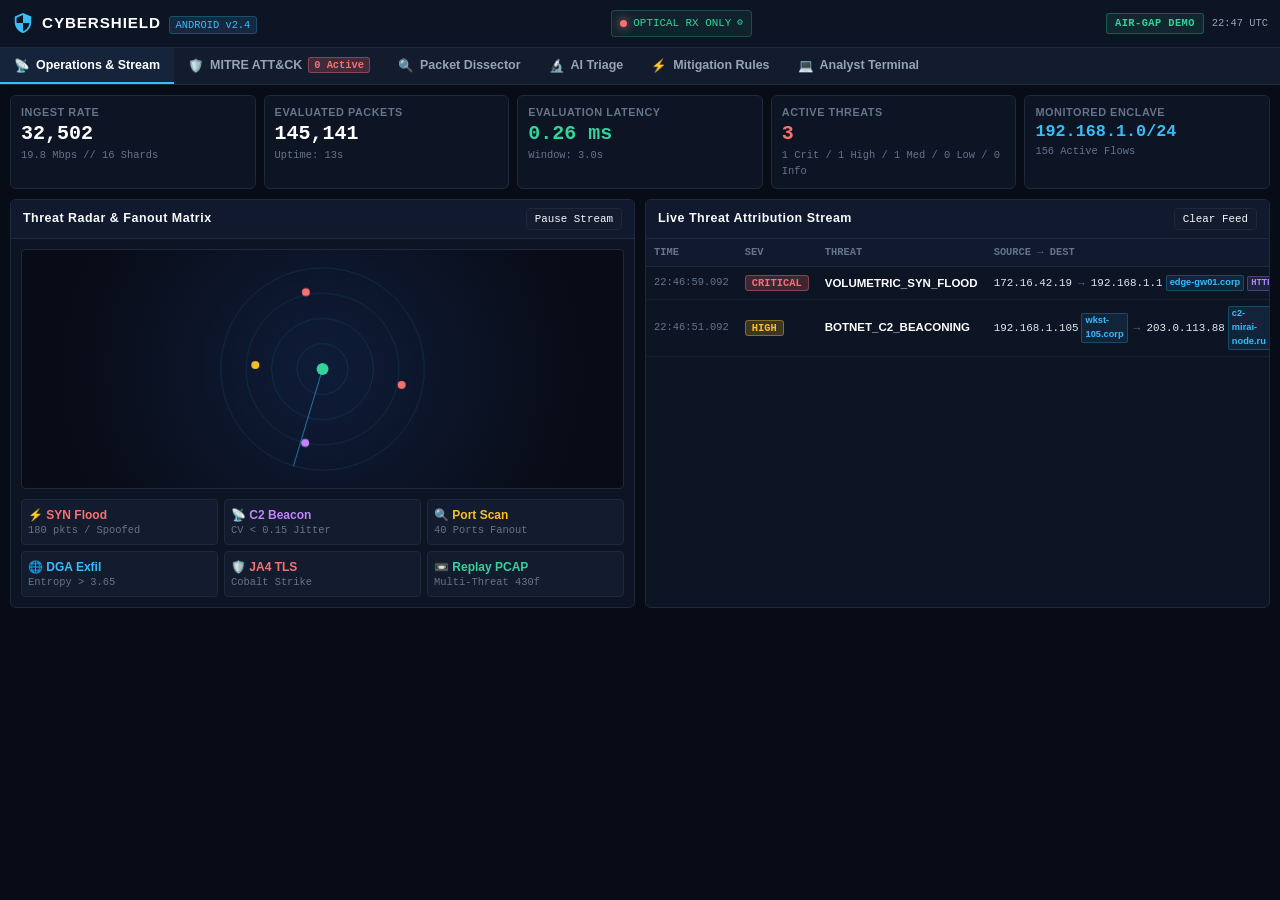
<file: android_studio_app/app/src/main/assets_cybershield_backup/index.html>
<!DOCTYPE html>
<html lang="en">
<head>
  <meta charset="UTF-8">
  <meta name="viewport" content="width=device-width, initial-scale=1.0, maximum-scale=1.0, user-scalable=no">
  <meta name="theme-color" content="#080c16">
  <title>CYBERSHIELD Enclave</title>
  <link rel="stylesheet" href="styles.css">
</head>
<body>

  <!-- Top Enterprise Navigation Bar -->
  <header class="top-navbar">
    <div class="brand-wrap">
      <div class="brand-shield">
        <svg viewBox="0 0 24 24">
          <path d="M12 1L3 5v6c0 5.55 3.84 10.74 9 12 5.16-1.26 9-6.45 9-12V5l-9-4zm0 10.99h7c-.53 4.12-3.28 7.79-7 8.94V12H5V6.3l7-3.11v8.8z"/>
        </svg>
      </div>
      <div>
        <span class="brand-text">CYBERSHIELD</span>
        <span class="brand-tag">ANDROID v2.4</span>
      </div>
    </div>

    <!-- Hardware Optical Data Diode Status Indicator & Server Switcher -->
    <div class="diode-telemetry-badge" id="diodeStatusBadge" title="Tap to configure sensor endpoint">
      <span class="diode-led" id="diodeLed"></span>
      <span id="diodeStatusText">OPTICAL RX ONLY</span>
      <span style="font-size: 0.6rem;">⚙️</span>
    </div>

    <div class="navbar-right">
      <span class="status-pill pill-online" id="connStatus">ONLINE</span>
      <span id="sysClock" style="color: var(--text-muted); font-size: 0.65rem; font-family: var(--font-mono);">00:00 UTC</span>
    </div>
  </header>

  <!-- Enterprise Tab Workspace Navigation Bar (Swipeable/Scrollable) -->
  <nav class="workspace-tabs-bar" aria-label="Security Workspace Navigation">
    <button class="nav-tab-btn active" data-view="viewOps" id="tabNavOps">
      <span>📡</span>
      <span>Operations & Stream</span>
    </button>
    <button class="nav-tab-btn" data-view="viewMitre" id="tabNavMitre">
      <span>🛡️</span>
      <span>MITRE ATT&CK</span>
      <span class="tab-badge" id="mitreHitBadge">0 Active</span>
    </button>
    <button class="nav-tab-btn" data-view="viewDissect" id="tabNavDissect">
      <span>🔍</span>
      <span>Packet Dissector</span>
    </button>
    <button class="nav-tab-btn" data-view="viewTriage" id="tabNavTriage">
      <span>🔬</span>
      <span>AI Triage</span>
    </button>
    <button class="nav-tab-btn" data-view="viewRules" id="tabNavRules">
      <span>⚡</span>
      <span>Mitigation Rules</span>
    </button>
    <button class="nav-tab-btn" data-view="viewTerminal" id="tabNavTerminal">
      <span>💻</span>
      <span>Analyst Terminal</span>
    </button>
  </nav>

  <!-- Main Workspace Container -->
  <main class="app-container">

    <!-- KPI Metrics Top Strip -->
    <section class="kpi-strip" aria-label="System Metrics">
      <div class="kpi-block">
        <div class="kpi-block-label">Ingest Rate</div>
        <div class="kpi-block-value" id="metricPps">0</div>
        <div class="kpi-block-sub" id="metricMbps">0.0 Mbps // 16 Shards</div>
      </div>
      <div class="kpi-block">
        <div class="kpi-block-label">Evaluated Packets</div>
        <div class="kpi-block-value" id="metricPackets">0</div>
        <div class="kpi-block-sub" id="metricUptime">Uptime: 0s</div>
      </div>
      <div class="kpi-block">
        <div class="kpi-block-label">Evaluation Latency</div>
        <div class="kpi-block-value" id="metricLatency" style="color: #34d399;">0.0 ms</div>
        <div class="kpi-block-sub">Window: 3.0s</div>
      </div>
      <div class="kpi-block">
        <div class="kpi-block-label">Active Threats</div>
        <div class="kpi-block-value" id="metricAlerts" style="color: #f87171;">0</div>
        <div class="kpi-block-sub" id="metricSeveritySummary">0 Crit / 0 High</div>
      </div>
      <div class="kpi-block">
        <div class="kpi-block-label">Monitored Enclave</div>
        <div class="kpi-block-value" style="font-size: 1.05rem; color: #38bdf8;">192.168.1.0/24</div>
        <div class="kpi-block-sub" id="metricFlows">0 Active Flows</div>
      </div>
    </section>

    <!-- =========================================================
         VIEW 1: Operations & Stream
         ========================================================= -->
    <div class="tab-view active" id="viewOps">
      <div class="ops-grid">
        
        <!-- Threat Radar & Attack Injector -->
        <div class="panel-box">
          <div class="panel-box-header">
            <span>Threat Radar & Fanout Matrix</span>
            <button class="btn-ctrl" id="btnToggleGen">
              <span id="genToggleText">Pause Stream</span>
            </button>
          </div>
          <div class="panel-box-body">
            
            <div class="radar-frame">
              <canvas id="radarCanvas" width="500" height="240"></canvas>
            </div>

            <!-- Attack Vector Injection Grid -->
            <div class="attacks-btn-grid">
              <button class="btn-attack-action" id="btnInjectSyn">
                <div class="att-title" style="color: #f87171;">⚡ SYN Flood</div>
                <div class="att-desc">180 pkts / Spoofed</div>
              </button>
              <button class="btn-attack-action" id="btnInjectBeacon">
                <div class="att-title" style="color: #c084fc;">📡 C2 Beacon</div>
                <div class="att-desc">CV &lt; 0.15 Jitter</div>
              </button>
              <button class="btn-attack-action" id="btnInjectScan">
                <div class="att-title" style="color: #fbbf24;">🔍 Port Scan</div>
                <div class="att-desc">40 Ports Fanout</div>
              </button>
              <button class="btn-attack-action" id="btnInjectDga">
                <div class="att-title" style="color: #38bdf8;">🌐 DGA Exfil</div>
                <div class="att-desc">Entropy &gt; 3.65</div>
              </button>
              <button class="btn-attack-action" id="btnInjectJa4">
                <div class="att-title" style="color: #f87171;">🛡️ JA4 TLS</div>
                <div class="att-desc">Cobalt Strike</div>
              </button>
              <button class="btn-attack-action" id="btnReplayPcap">
                <div class="att-title" style="color: #34d399;">📼 Replay PCAP</div>
                <div class="att-desc">Multi-Threat 430f</div>
              </button>
            </div>

          </div>
        </div>

        <!-- Live Threat Attribution Feed -->
        <div class="panel-box">
          <div class="panel-box-header">
            <span>Live Threat Attribution Stream</span>
            <button class="btn-ctrl" id="btnClearAlerts">Clear Feed</button>
          </div>
          <div class="panel-box-body" style="padding: 0;">
            <div class="dense-table-wrap">
              <table class="dense-table" id="alertsTable">
                <thead>
                  <tr>
                    <th>TIME</th>
                    <th>SEV</th>
                    <th>THREAT</th>
                    <th>SOURCE &rarr; DEST</th>
                    <th>CONF</th>
                    <th>ACTION</th>
                  </tr>
                </thead>
                <tbody id="alertsTableBody">
                  <tr>
                    <td colspan="6" style="text-align: center; color: var(--text-dim); padding: 30px;">
                      Awaiting threat indicators...
                    </td>
                  </tr>
                </tbody>
              </table>
            </div>
          </div>
        </div>

      </div>
    </div>

    <!-- =========================================================
         VIEW 2: MITRE ATT&CK Matrix
         ========================================================= -->
    <div class="tab-view" id="viewMitre">
      <div class="panel-box">
        <div class="panel-box-header">
          <span>MITRE ATT&CK Enterprise Matrix (14 Tactics)</span>
          <button class="btn-ctrl" id="btnRefreshMitre">Refresh</button>
        </div>
        <div class="panel-box-body">
          <div style="font-size: 0.68rem; color: var(--text-dim); margin-bottom: 8px;">
            Swipe horizontally to inspect all 14 adversary tactics and illuminated techniques:
          </div>
          <div class="mitre-matrix-grid" id="mitreMatrixGrid">
            <!-- Dynamically populated -->
          </div>
        </div>
      </div>
    </div>

    <!-- =========================================================
         VIEW 3: Packet Dissector (Wireshark)
         ========================================================= -->
    <div class="tab-view" id="viewDissect">
      <div class="panel-box">
        <div class="panel-box-header">
          <span>Deep Packet Dissector & Raw Hex Stream</span>
          <button class="btn-ctrl" id="btnRefreshDissect">Capture Frame</button>
        </div>
        <div class="panel-box-body">
          <div class="dissector-container">
            <div id="packetTreeContainer">
              <!-- Dynamically populated -->
            </div>
            <div>
              <div class="panel-box-header" style="background: var(--bg-surface); margin-bottom: 4px; padding: 4px 8px;">
                <span>Frame Byte Stream (Offset / Hex / ASCII)</span>
              </div>
              <pre class="hex-dump-panel" id="hexDumpContainer">0000   00 00 00 00 00 00 00 00 00 00 00 00 00 00 00 00  ................</pre>
            </div>
          </div>
        </div>
      </div>
    </div>

    <!-- =========================================================
         VIEW 4: AI Incident Triage
         ========================================================= -->
    <div class="tab-view" id="viewTriage">
      <div class="triage-dossier" id="triageDossier">
        
        <div style="display: flex; justify-content: space-between; align-items: center; border-bottom: 1px solid var(--border-subtle); padding-bottom: 8px;">
          <div>
            <div style="font-weight: 800; font-size: 0.85rem;" id="triageTitle">INCIDENT TRIAGE DOSSIER</div>
            <div style="font-family: var(--font-mono); font-size: 0.65rem; color: var(--text-dim);">Target Attribution & Blast Radius Assessment</div>
          </div>
          <button class="btn-ctrl btn-active" id="btnReTriageLatest">Triage Alert</button>
        </div>

        <div class="triage-meta-grid">
          <div class="triage-meta-cell">
            <div class="triage-meta-label">Threat Class</div>
            <div class="triage-meta-val" id="triageThreatClass">VOLUMETRIC_SYN_FLOOD</div>
          </div>
          <div class="triage-meta-cell">
            <div class="triage-meta-label">Severity & Conf</div>
            <div class="triage-meta-val" id="triageSevConf">CRITICAL (98%)</div>
          </div>
          <div class="triage-meta-cell">
            <div class="triage-meta-label">MITRE ID</div>
            <div class="triage-meta-val" id="triageMitreId">T1498.001</div>
          </div>
          <div class="triage-meta-cell">
            <div class="triage-meta-label">Adversary Attribution</div>
            <div class="triage-meta-val" id="triageActor">DDoS Botnet Cluster</div>
          </div>
        </div>

        <div>
          <div style="font-weight: 700; font-size: 0.72rem; color: var(--accent-blue); margin-bottom: 4px;">Executive Threat Summary</div>
          <div class="triage-prose" id="triageSummary">Awaiting alert evaluation...</div>
        </div>

        <div>
          <div style="font-weight: 700; font-size: 0.72rem; color: var(--accent-blue); margin-bottom: 4px;">Blast Radius & Impact</div>
          <div class="triage-prose" id="triageBlastRadius">Evaluating lateral movement exposure...</div>
        </div>

        <div>
          <div style="font-weight: 700; font-size: 0.72rem; color: var(--accent-blue); margin-bottom: 4px;">Containment Playbook</div>
          <div id="triagePlaybook" style="display: flex; flex-direction: column; gap: 6px;">
            <!-- Steps -->
          </div>
        </div>

      </div>
    </div>

    <!-- =========================================================
         VIEW 5: Mitigation Rules
         ========================================================= -->
    <div class="tab-view" id="viewRules">
      <div class="panel-box">
        <div class="panel-box-header">
          <span>Automated Firewall & IDS/IPS Enforcement Rules</span>
        </div>
        <div class="panel-box-body">
          <div class="rules-grid">
            
            <div class="rule-box">
              <div class="rule-box-head">
                <span>Linux iptables Rule</span>
                <button class="btn-copy-rule" onclick="copyRule('ruleIptables')">Copy</button>
              </div>
              <pre class="rule-code-block" id="ruleIptables"># Generating iptables rule...</pre>
            </div>

            <div class="rule-box">
              <div class="rule-box-head">
                <span>Linux nftables Syntax</span>
                <button class="btn-copy-rule" onclick="copyRule('ruleNftables')">Copy</button>
              </div>
              <pre class="rule-code-block" id="ruleNftables"># Generating nftables rule...</pre>
            </div>

            <div class="rule-box">
              <div class="rule-box-head">
                <span>Suricata IDS Signature</span>
                <button class="btn-copy-rule" onclick="copyRule('ruleSuricata')">Copy</button>
              </div>
              <pre class="rule-code-block" id="ruleSuricata"># Generating Suricata rule...</pre>
            </div>

            <div class="rule-box">
              <div class="rule-box-head">
                <span>Snort IPS Signature</span>
                <button class="btn-copy-rule" onclick="copyRule('ruleSnort')">Copy</button>
              </div>
              <pre class="rule-code-block" id="ruleSnort"># Generating Snort rule...</pre>
            </div>

            <div class="rule-box">
              <div class="rule-box-head">
                <span>pfSense XML Filter Snippet</span>
                <button class="btn-copy-rule" onclick="copyRule('rulePfsense')">Copy</button>
              </div>
              <pre class="rule-code-block" id="rulePfsense">&lt;!-- Generating pfSense rule... --&gt;</pre>
            </div>

          </div>
        </div>
      </div>
    </div>

    <!-- =========================================================
         VIEW 6: Analyst Terminal
         ========================================================= -->
    <div class="tab-view" id="viewTerminal">
      <div class="terminal-window">
        <div class="terminal-topbar">
          <span>ANALYST CONSOLE // TACTICAL SESSION</span>
          <div style="display: flex; gap: 4px;">
            <button class="btn-ctrl" id="btnQueryStatus">Status</button>
            <button class="btn-ctrl" id="btnQueryMitre">MITRE</button>
            <button class="btn-ctrl" id="btnQueryIsolate">Isolate</button>
            <button class="btn-ctrl" id="btnQueryJa4">JA4</button>
          </div>
        </div>

        <div class="terminal-history" id="termHistory">
          <div class="term-entry-ai">
CYBERSHIELD SECURITY OPERATIONS CORE // AIR-GAPPED MOBILE CONSOLE
Type tactical inquiries below (e.g. 'status', 'mitre', 'isolate host', 'ja4 analysis').
          </div>
        </div>

        <div class="terminal-prompt-bar">
          <span style="font-family: var(--font-mono); font-size: 0.72rem; color: var(--accent-blue);">analyst@soc:~$</span>
          <input type="text" class="term-input" id="termInput" placeholder="Command or query..." autocomplete="off">
          <button class="btn-ctrl btn-active" id="btnTermSend">Run</button>
        </div>
      </div>
    </div>

  </main>

  <!-- Endpoint Settings Modal -->
  <div class="modal-overlay" id="settingsModal">
    <div class="modal-card">
      <div style="display: flex; justify-content: space-between; align-items: center; border-bottom: 1px solid var(--border-subtle); padding-bottom: 8px;">
        <span style="font-weight: 700; font-size: 0.85rem;">Sensor Endpoint Configuration</span>
        <button class="btn-ctrl" id="btnCloseSettings">✕</button>
      </div>

      <div style="font-size: 0.72rem; color: var(--text-muted);">
        Select connection target for this Android device:
      </div>

      <div style="display: flex; flex-direction: column; gap: 8px;">
        <button class="btn-ctrl" id="btnPresetEmulator" style="text-align: left; padding: 8px;">
          <strong>🤖 Android Emulator Localhost</strong><br>
          <span style="color: var(--text-dim); font-size: 0.65rem;">http://10.0.2.2:8080 (Points to your Windows PC)</span>
        </button>

        <button class="btn-ctrl" id="btnPresetCloudflare" style="text-align: left; padding: 8px;">
          <strong>🌐 Live Public Cloudflare Tunnel</strong><br>
          <span style="color: var(--text-dim); font-size: 0.65rem;">https://lower-watts-new-mistakes.trycloudflare.com</span>
        </button>

        <button class="btn-ctrl" id="btnPresetOffline" style="text-align: left; padding: 8px;">
          <strong>🛡️ Air-Gapped Standalone Simulation</strong><br>
          <span style="color: var(--text-dim); font-size: 0.65rem;">100% Offline Embedded Mode (Zero network required)</span>
        </button>
      </div>

      <div style="margin-top: 6px;">
        <label style="font-size: 0.68rem; color: var(--text-dim); font-family: var(--font-mono);">Custom Server URL:</label>
        <input type="text" id="inputCustomServer" class="term-input" style="width: 100%; border: 1px solid var(--border-subtle); padding: 6px; border-radius: 4px; margin-top: 4px;" placeholder="http://192.168.1.x:8080">
      </div>

      <div style="display: flex; justify-content: flex-end; gap: 8px; margin-top: 8px;">
        <button class="btn-ctrl btn-active" id="btnSaveServer">Apply & Connect</button>
      </div>
    </div>
  </div>

  <div class="toast-box" id="toastBox" style="display: none;"></div>

  <script src="app.js"></script>
</body>
</html>
</file>
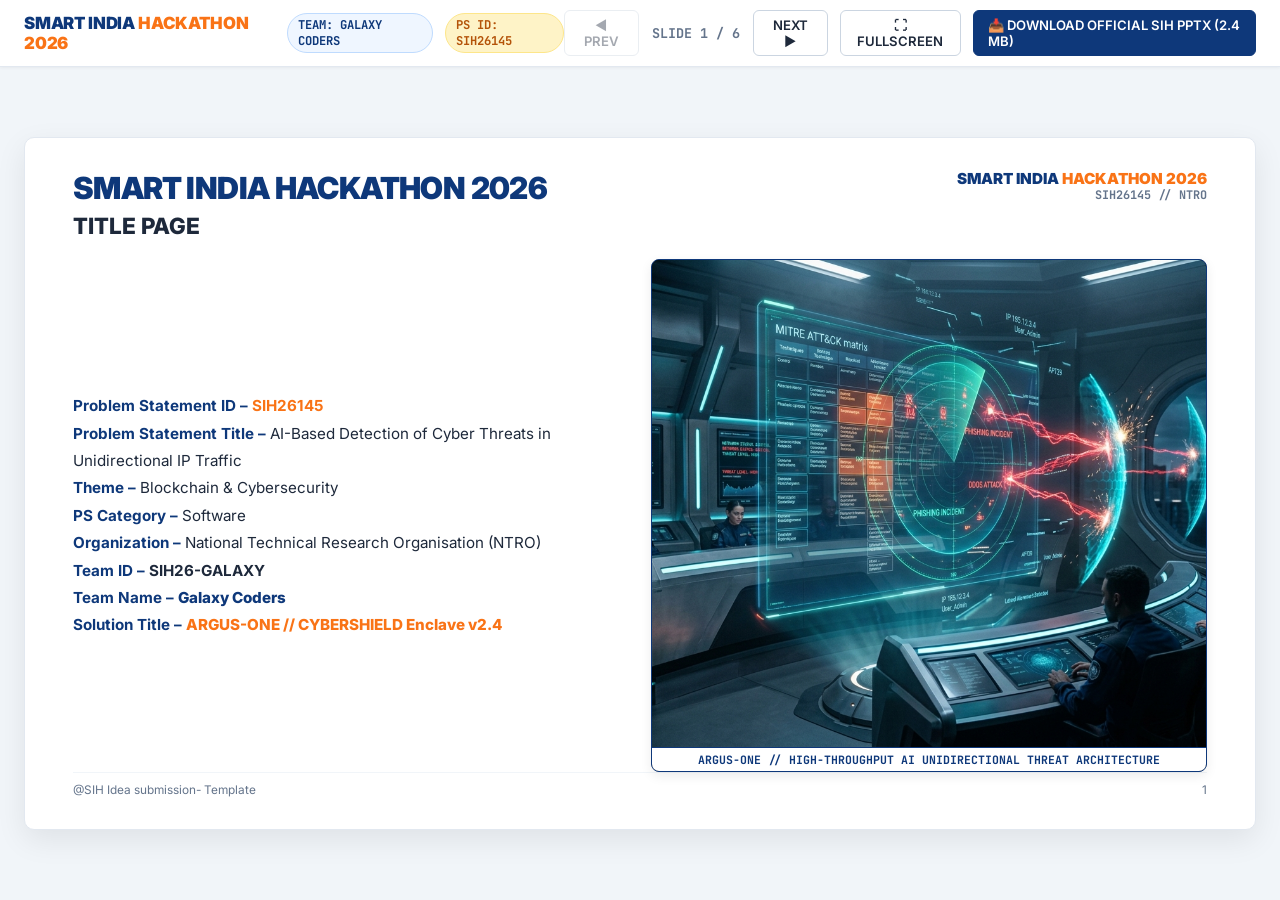
<file: presentation.html>
<!DOCTYPE html>
<html lang="en">
<head>
  <meta charset="UTF-8">
  <meta name="viewport" content="width=device-width, initial-scale=1.0">
  <title>Smart India Hackathon 2026 // SIH26145 - Galaxy Coders</title>
  <link rel="preconnect" href="https://fonts.googleapis.com">
  <link rel="preconnect" href="https://fonts.gstatic.com" crossorigin>
  <link href="https://fonts.googleapis.com/css2?family=Inter:wght@400;500;600;700;800;900&family=JetBrains+Mono:wght@400;600;700;800&display=swap" rel="stylesheet">
  <style>
    :root {
      --bg-page: #f1f5f9;
      --slide-bg: #ffffff;
      --text-dark: #1e293b;
      --text-muted: #64748b;
      --sih-blue: #0e387a;
      --sih-orange: #f97316;
      --border-blue: #0ea5e9;
      --border-red: #ef4444;
      --border-amber: #f59e0b;
      --border-green: #10b981;
      --card-bg-light: #f8fafc;
    }

    * {
      box-sizing: border-box;
      margin: 0;
      padding: 0;
    }

    body {
      background-color: var(--bg-page);
      color: var(--text-dark);
      font-family: 'Inter', sans-serif;
      min-height: 100vh;
      display: flex;
      flex-direction: column;
      overflow: hidden;
      user-select: none;
    }

    /* Top Control Bar */
    header {
      background: #ffffff;
      border-bottom: 1px solid #e2e8f0;
      padding: 10px 24px;
      display: flex;
      justify-content: space-between;
      align-items: center;
      z-index: 100;
      box-shadow: 0 1px 3px rgba(0,0,0,0.05);
    }

    .brand-group {
      display: flex;
      align-items: center;
      gap: 12px;
    }

    .sih-logo-badge {
      font-family: 'Inter', sans-serif;
      font-weight: 900;
      font-size: 1.05rem;
      color: var(--sih-blue);
      letter-spacing: -0.01em;
    }

    .sih-logo-badge span {
      color: var(--sih-orange);
    }

    .team-badge-pill {
      background: #eff6ff;
      border: 1px solid #bfdbfe;
      color: var(--sih-blue);
      font-family: 'JetBrains Mono', monospace;
      font-weight: 700;
      font-size: 0.76rem;
      padding: 3px 10px;
      border-radius: 999px;
    }

    .controls {
      display: flex;
      align-items: center;
      gap: 12px;
    }

    .btn {
      background: #ffffff;
      color: var(--text-dark);
      border: 1px solid #cbd5e1;
      padding: 6px 14px;
      border-radius: 6px;
      font-family: 'Inter', sans-serif;
      font-weight: 600;
      font-size: 0.82rem;
      cursor: pointer;
      transition: all 0.15s ease;
      display: flex;
      align-items: center;
      gap: 6px;
      text-decoration: none;
    }

    .btn:hover {
      background: #f8fafc;
      border-color: var(--sih-blue);
      color: var(--sih-blue);
    }

    .btn-download {
      background: var(--sih-blue);
      color: #ffffff;
      border-color: var(--sih-blue);
    }

    .btn-download:hover {
      background: #092857;
      color: #ffffff;
    }

    .slide-indicator {
      font-family: 'JetBrains Mono', monospace;
      font-weight: 700;
      font-size: 0.84rem;
      color: var(--text-muted);
      min-width: 90px;
      text-align: center;
    }

    /* Deck Viewport */
    .deck-viewport {
      flex: 1;
      display: flex;
      align-items: center;
      justify-content: center;
      padding: 16px 24px;
      position: relative;
    }

    .slide-container {
      width: 100%;
      max-width: 1340px;
      aspect-ratio: 16 / 9;
      background: var(--slide-bg);
      border: 1px solid #e2e8f0;
      border-radius: 10px;
      box-shadow: 0 10px 30px rgba(0,0,0,0.08);
      padding: 32px 48px;
      display: flex;
      flex-direction: column;
      position: relative;
      overflow: hidden;
    }

    .slide {
      display: none;
      flex-direction: column;
      height: 100%;
      animation: fadeIn 0.25s ease-in-out forwards;
    }

    .slide.active {
      display: flex;
    }

    @keyframes fadeIn {
      from { opacity: 0; transform: translateY(4px); }
      to { opacity: 1; transform: translateY(0); }
    }

    /* Slide Header */
    .slide-hdr {
      display: flex;
      justify-content: space-between;
      align-items: flex-start;
      margin-bottom: 20px;
    }

    .slide-hdr-left {
      display: flex;
      flex-direction: column;
      gap: 4px;
    }

    .slide-title {
      font-size: 1.6rem;
      font-weight: 800;
      color: var(--sih-blue);
      letter-spacing: -0.01em;
    }

    .sih-team-oval {
      border: 1.5px solid var(--sih-blue);
      border-radius: 6px;
      padding: 2px 10px;
      width: fit-content;
      font-size: 0.72rem;
      color: var(--text-muted);
      font-weight: 500;
      margin-top: 2px;
    }

    .sih-team-oval strong {
      color: var(--sih-blue);
      font-weight: 700;
      margin-left: 4px;
    }

    .slide-hdr-right {
      text-align: right;
    }

    .hdr-sih-txt {
      font-size: 0.95rem;
      font-weight: 900;
      color: var(--sih-blue);
      line-height: 1.15;
    }

    .hdr-sih-txt span {
      color: var(--sih-orange);
    }

    .hdr-ps-txt {
      font-size: 0.74rem;
      font-weight: 700;
      color: var(--text-muted);
      font-family: 'JetBrains Mono', monospace;
    }

    /* Slide Content Grid Layouts */
    .split-2 {
      display: grid;
      grid-template-columns: 1fr 1fr;
      gap: 22px;
      flex: 1;
      min-height: 0;
    }

    .col-left, .col-right {
      display: flex;
      flex-direction: column;
      gap: 12px;
      min-height: 0;
    }

    /* SIH Rounded Card */
    .sih-card {
      background: #ffffff;
      border: 1.5px solid var(--border-blue);
      border-radius: 8px;
      padding: 12px 16px;
      display: flex;
      flex-direction: column;
      transition: all 0.2s ease;
      box-shadow: 0 2px 6px rgba(0,0,0,0.02);
    }

    .sih-card.red { border-color: var(--border-red); }
    .sih-card.amber { border-color: var(--border-amber); }
    .sih-card.green { border-color: var(--border-green); }
    .sih-card.navy { border-color: var(--sih-blue); }

    .sih-card-title {
      font-size: 0.88rem;
      font-weight: 800;
      color: var(--border-blue);
      text-align: center;
      margin-bottom: 6px;
      letter-spacing: 0.02em;
    }

    .sih-card.red .sih-card-title { color: var(--border-red); }
    .sih-card.amber .sih-card-title { color: var(--border-amber); }
    .sih-card.green .sih-card-title { color: var(--border-green); }
    .sih-card.navy .sih-card-title { color: var(--sih-blue); }

    .sih-card-desc {
      font-size: 0.8rem;
      color: var(--text-dark);
      line-height: 1.45;
      text-align: center;
    }

    .sih-card ul {
      list-style: none;
      font-size: 0.82rem;
      color: var(--text-dark);
      line-height: 1.5;
      display: flex;
      flex-direction: column;
      gap: 4px;
    }

    .sih-card li::before {
      content: "• ";
      color: var(--sih-blue);
      font-weight: bold;
    }

    /* Section Subheadings */
    .sec-title {
      font-size: 1.05rem;
      font-weight: 800;
      color: var(--sih-blue);
      margin-bottom: 6px;
      display: flex;
      align-items: center;
      gap: 6px;
    }

    .sec-bullets {
      list-style: none;
      font-size: 0.86rem;
      line-height: 1.55;
      color: var(--text-dark);
      display: flex;
      flex-direction: column;
      gap: 4px;
    }

    .sec-bullets li::before {
      content: "• ";
      color: var(--sih-blue);
      font-weight: bold;
    }

    /* Image Display Frame */
    .img-display-frame {
      border: 1.5px solid var(--sih-blue);
      border-radius: 8px;
      overflow: hidden;
      display: flex;
      flex-direction: column;
      position: relative;
      background: #0b0f19;
      box-shadow: 0 4px 12px rgba(0,0,0,0.08);
      flex: 1;
    }

    .img-display-frame img {
      width: 100%;
      height: 100%;
      object-fit: cover;
      display: block;
    }

    .img-caption-strip {
      background: #ffffff;
      border-top: 1.5px solid var(--sih-blue);
      padding: 4px 10px;
      font-size: 0.72rem;
      font-weight: 700;
      color: var(--sih-blue);
      text-align: center;
      font-family: 'JetBrains Mono', monospace;
    }

    /* Flowchart Chevrons (Slide 3) */
    .flow-pipeline-sih {
      display: flex;
      align-items: center;
      gap: 8px;
      margin-bottom: 14px;
    }

    .flow-step-block {
      flex: 1;
      background: var(--sih-blue);
      color: #ffffff;
      border-radius: 6px;
      padding: 8px 4px;
      text-align: center;
      font-size: 0.72rem;
      font-weight: 700;
      line-height: 1.25;
      box-shadow: 0 2px 4px rgba(0,0,0,0.06);
    }

    .flow-step-block.cyan { background: var(--border-blue); }
    .flow-step-block.green { background: var(--border-green); }
    .flow-step-block.orange { background: var(--sih-orange); }
    .flow-step-block.red { background: var(--border-red); }

    .flow-arrow-sih {
      color: var(--sih-blue);
      font-size: 1rem;
      font-weight: 900;
    }

    /* 6 Grid Cards */
    .grid-3x2 {
      display: grid;
      grid-template-columns: repeat(3, 1fr);
      grid-template-rows: 1fr 1fr;
      gap: 10px;
      flex: 1;
    }

    .grid-2x2 {
      display: grid;
      grid-template-columns: 1fr 1fr;
      grid-template-rows: 1fr 1fr;
      gap: 12px;
      flex: 1;
    }

    /* Bottom Outcome Banner */
    .outcome-banner {
      border: 1.5px solid var(--sih-blue);
      border-radius: 6px;
      padding: 6px 12px;
      font-size: 0.8rem;
      font-weight: 700;
      color: var(--sih-blue);
      text-align: center;
      margin-top: 10px;
      background: #eff6ff;
    }

    /* Footer */
    .slide-footer-sih {
      margin-top: auto;
      padding-top: 10px;
      display: flex;
      justify-content: space-between;
      align-items: center;
      font-size: 0.74rem;
      color: var(--text-muted);
      font-family: 'Inter', sans-serif;
      border-top: 1px solid #f1f5f9;
    }
  </style>
</head>
<body>

  <!-- Top Bar -->
  <header>
    <div class="brand-group">
      <div class="sih-logo-badge">SMART INDIA <span>HACKATHON 2026</span></div>
      <div class="team-badge-pill">TEAM: GALAXY CODERS</div>
      <div class="team-badge-pill" style="background:#fef3c7; border-color:#fde68a; color:#b45309;">PS ID: SIH26145</div>
    </div>

    <div class="controls">
      <button class="btn" id="prevBtn" title="Previous Slide (← / Left Arrow)">◀ PREV</button>
      <span class="slide-indicator" id="slideIndicator">SLIDE 1 / 6</span>
      <button class="btn" id="nextBtn" title="Next Slide (→ / Right Arrow / Space)">NEXT ▶</button>
      <button class="btn" id="fsBtn" title="Toggle Fullscreen (F)">⛶ FULLSCREEN</button>
      <a href="SIH26145_CYBERSHIELD_Presentation.pptx" download class="btn btn-download">📥 DOWNLOAD OFFICIAL SIH PPTX (2.4 MB)</a>
    </div>
  </header>

  <!-- Deck Viewport -->
  <main class="deck-viewport">
    <div class="slide-container" id="slideContainer">

      <!-- ================= SLIDE 1: TITLE PAGE ================= -->
      <section class="slide active" id="slide-1">
        <div class="slide-hdr">
          <div class="slide-hdr-left">
            <div style="font-size: 1.9rem; font-weight: 900; color: var(--sih-blue); letter-spacing: -0.02em;">
              SMART INDIA HACKATHON 2026
            </div>
            <div style="font-size: 1.4rem; font-weight: 800; color: var(--text-dark); margin-top: 2px;">
              TITLE PAGE
            </div>
          </div>
          <div class="slide-hdr-right">
            <div class="hdr-sih-txt">SMART INDIA <span>HACKATHON 2026</span></div>
            <div class="hdr-ps-txt">SIH26145 // NTRO</div>
          </div>
        </div>

        <div class="split-2">
          <!-- Left: Problem Statement & Team Details -->
          <div class="col-left" style="justify-content: center; gap: 10px;">
            <div style="font-size: 0.95rem; line-height: 1.8;">
              <div><strong style="color: var(--sih-blue);">Problem Statement ID –</strong> <span style="font-weight: 700; color: var(--sih-orange);">SIH26145</span></div>
              <div><strong style="color: var(--sih-blue);">Problem Statement Title –</strong> <span>AI-Based Detection of Cyber Threats in Unidirectional IP Traffic</span></div>
              <div><strong style="color: var(--sih-blue);">Theme –</strong> <span>Blockchain & Cybersecurity</span></div>
              <div><strong style="color: var(--sih-blue);">PS Category –</strong> <span>Software</span></div>
              <div><strong style="color: var(--sih-blue);">Organization –</strong> <span>National Technical Research Organisation (NTRO)</span></div>
              <div><strong style="color: var(--sih-blue);">Team ID –</strong> <span style="font-weight: 700;">SIH26-GALAXY</span></div>
              <div><strong style="color: var(--sih-blue);">Team Name –</strong> <span style="font-weight: 800; color: var(--sih-blue);">Galaxy Coders</span></div>
              <div><strong style="color: var(--sih-blue);">Solution Title –</strong> <span style="font-weight: 800; color: var(--sih-orange);">ARGUS-ONE // CYBERSHIELD Enclave v2.4</span></div>
            </div>
          </div>

          <!-- Right: 3D Cyber Defense AI Operations Visual -->
          <div class="col-right">
            <div class="img-display-frame">
              <img src="assets/mitre_cyber_center.jpg" alt="3D Holographic Operations Center">
              <div class="img-caption-strip">ARGUS-ONE // HIGH-THROUGHPUT AI UNIDIRECTIONAL THREAT ARCHITECTURE</div>
            </div>
          </div>
        </div>

        <div class="slide-footer-sih">
          <span>@SIH Idea submission- Template</span>
          <span>1</span>
        </div>
      </section>

      <!-- ================= SLIDE 2: PROPOSED SOLUTION ================= -->
      <section class="slide" id="slide-2">
        <div class="slide-hdr">
          <div class="slide-hdr-left">
            <div class="slide-title">ARGUS-ONE: AI-POWERED THREAT DETECTION</div>
            <div class="sih-team-oval">Team Name: <strong>Galaxy Coders</strong></div>
          </div>
          <div class="slide-hdr-right">
            <div class="hdr-sih-txt">SMART INDIA <span>HACKATHON 2026</span></div>
            <div class="hdr-ps-txt">SIH26145</div>
          </div>
        </div>

        <div class="split-2">
          <!-- Left: PROPOSED SOLUTION & INNOVATION + 3D DATA DIODE DIAGRAM -->
          <div class="col-left">
            <div>
              <div class="sec-title">PROPOSED SOLUTION</div>
              <ul class="sec-bullets">
                <li>Passive, read-only monitoring of one-directional IP traffic.</li>
                <li>Extracts flow, timing, protocol and metadata features without sending traffic back.</li>
                <li>AI/ML-based anomaly and threat classification with confidence/risk scoring.</li>
                <li>Live Web SOC dashboard presents alerts, severity, evidence and traffic insights.</li>
              </ul>
            </div>

            <div style="margin-top: 4px;">
              <div class="sec-title">INNOVATION</div>
              <p style="font-size: 0.82rem; line-height: 1.45; color: var(--text-dark);">
                Threat intelligence from observation only: detect suspicious behavior without contacting the protected source.
              </p>
            </div>

            <!-- Embedded 3D Data Diode Hardware Diagram -->
            <div class="img-display-frame" style="max-height: 160px; margin-top: 4px;">
              <img src="assets/data_diode_hardware.jpg" alt="Optical Data Diode Hardware TAP">
              <div class="img-caption-strip">PHYSICAL OPTICAL DATA DIODE TAP (RX-ONLY // ZERO BACKCHANNEL)</div>
            </div>
          </div>

          <!-- Right: WHY IT FITS THE PROBLEM & 4 THREAT CARDS -->
          <div class="col-right">
            <div class="sih-card" style="text-align: center; padding: 8px 12px; margin-bottom: 2px;">
              <div class="sih-card-title">WHY IT FITS THE PROBLEM</div>
              <div class="sih-card-desc" style="font-size: 0.78rem;">
                Works inside the isolated monitoring enclave — no probing, handshake completion, inline blocking or return path.
              </div>
            </div>

            <div class="grid-2x2">
              <div class="sih-card red">
                <div class="sih-card-title">DDoS</div>
                <div class="sih-card-desc">Rate, source-IP entropy and protocol behavior (&gt;75% SYN ratio triggers P0 alert).</div>
              </div>

              <div class="sih-card amber">
                <div class="sih-card-title">C2 BEACONING</div>
                <div class="sih-card-desc">Periodicity and inter-arrival behavior (CV = σ / μ &lt; 0.15 identifies callbacks).</div>
              </div>

              <div class="sih-card green">
                <div class="sih-card-title">DGA / DNS</div>
                <div class="sih-card-desc">Fast Shannon entropy (H &gt; 3.65), n-grams and query anomalies for exfiltration.</div>
              </div>

              <div class="sih-card">
                <div class="sih-card-title">ENCRYPTED TRAFFIC</div>
                <div class="sih-card-desc">TLS/QUIC metadata, JA4 fingerprints (RFC 8701), size and timing without decryption.</div>
              </div>
            </div>
          </div>
        </div>

        <div class="slide-footer-sih">
          <span>@SIH Idea submission- Template</span>
          <span>2</span>
        </div>
      </section>

      <!-- ================= SLIDE 3: TECHNICAL APPROACH ================= -->
      <section class="slide" id="slide-3">
        <div class="slide-hdr">
          <div class="slide-hdr-left">
            <div class="slide-title">TECHNICAL APPROACH & ARCHITECTURE</div>
            <div class="sih-team-oval">Team Name: <strong>Galaxy Coders</strong></div>
          </div>
          <div class="slide-hdr-right">
            <div class="hdr-sih-txt">SMART INDIA <span>HACKATHON 2026</span></div>
            <div class="hdr-ps-txt">SIH26145</div>
          </div>
        </div>

        <!-- Top: Implementation Flow Chevrons -->
        <div style="font-size: 0.88rem; font-weight: 800; color: var(--sih-blue); margin-bottom: 6px;">
          IMPLEMENTATION FLOW & DETECTION PIPELINE
        </div>
        <div class="flow-pipeline-sih">
          <div class="flow-step-block">1. One-way Traffic / PCAP</div>
          <div class="flow-arrow-sih">➔</div>
          <div class="flow-step-block cyan">2. Read-only Ingest</div>
          <div class="flow-arrow-sih">➔</div>
          <div class="flow-step-block green">3. Feature Extraction</div>
          <div class="flow-arrow-sih">➔</div>
          <div class="flow-step-block orange">4. AI/ML Detection</div>
          <div class="flow-arrow-sih">➔</div>
          <div class="flow-step-block red">5. Threat + Confidence</div>
          <div class="flow-arrow-sih">➔</div>
          <div class="flow-step-block">6. Dashboard Alerts</div>
        </div>

        <div class="split-2">
          <!-- Left: TECHNOLOGIES + Real Packet Dissector Screenshot -->
          <div class="col-left">
            <div>
              <div class="sec-title">TECHNOLOGIES</div>
              <ul class="sec-bullets">
                <li>Python 3.13 + AI/ML models</li>
                <li>Packet/flow processing & feature engineering</li>
                <li>Scapy / PCAP / NetFlow-IPFIX style inputs</li>
                <li>Web dashboard for live/replayed detections</li>
                <li>Database/log layer for alerts and evidence</li>
              </ul>
            </div>

            <!-- Wireshark Packet Dissector Screenshot -->
            <div class="img-display-frame" style="max-height: 180px; margin-top: 4px;">
              <img src="assets/packet_dissector.png" alt="Packet Dissector Wire Decode">
              <div class="img-caption-strip">ZERO-COPY PCAP WIRE PROTOCOL DISSECTOR (L2/L3/L4 DECODE)</div>
            </div>
          </div>

          <!-- Right: DETECTION LOGIC (6 Cards) -->
          <div class="col-right">
            <div style="font-size: 0.95rem; font-weight: 800; color: var(--sih-blue); margin-bottom: 2px;">
              DETECTION LOGIC
            </div>
            <div class="grid-3x2">
              <div class="sih-card red">
                <div class="sih-card-title">DDoS</div>
                <div class="sih-card-desc">Flow rate + protocol behavior + source entropy.</div>
              </div>

              <div class="sih-card amber">
                <div class="sih-card-title">C2</div>
                <div class="sih-card-desc">Periodic flows + inter-arrival patterns.</div>
              </div>

              <div class="sih-card green">
                <div class="sih-card-title">DGA / DNS</div>
                <div class="sih-card-desc">Query entropy + length + n-gram anomalies.</div>
              </div>

              <div class="sih-card">
                <div class="sih-card-title">TLS / QUIC</div>
                <div class="sih-card-desc">Metadata, fingerprints, size & timing.</div>
              </div>

              <div class="sih-card navy">
                <div class="sih-card-title">RECON</div>
                <div class="sih-card-desc">Fan-out across hosts / destination ports.</div>
              </div>

              <div class="sih-card orange" style="border-color: var(--sih-orange);">
                <div class="sih-card-title" style="color: var(--sih-orange);">EXFILTRATION</div>
                <div class="sih-card-desc">Asymmetric flow-volume anomalies.</div>
              </div>
            </div>
          </div>
        </div>

        <div class="slide-footer-sih">
          <span>@SIH Idea submission- Template</span>
          <span>3</span>
        </div>
      </section>

      <!-- ================= SLIDE 4: FEASIBILITY AND VIABILITY ================= -->
      <section class="slide" id="slide-4">
        <div class="slide-hdr">
          <div class="slide-hdr-left">
            <div class="slide-title">FEASIBILITY AND VIABILITY</div>
            <div class="sih-team-oval">Team Name: <strong>Galaxy Coders</strong></div>
          </div>
          <div class="slide-hdr-right">
            <div class="hdr-sih-txt">SMART INDIA <span>HACKATHON 2026</span></div>
            <div class="hdr-ps-txt">SIH26145</div>
          </div>
        </div>

        <!-- Top 3 Feasibility Cards -->
        <div style="display: grid; grid-template-columns: repeat(3, 1fr); gap: 14px; margin-bottom: 16px;">
          <div class="sih-card">
            <div class="sih-card-title">TECHNICAL FEASIBILITY</div>
            <ul>
              <li>Passive traffic can be replayed from PCAP/flow data.</li>
              <li>Features are available without payload decryption.</li>
              <li>Models can score incrementally.</li>
              <li>Dashboard can visualize structured alerts.</li>
            </ul>
          </div>

          <div class="sih-card navy">
            <div class="sih-card-title">OPERATIONAL FEASIBILITY</div>
            <ul>
              <li>Read-only architecture preserves isolation.</li>
              <li>No active probing or mitigation command is required.</li>
              <li>Modular pipeline supports lab testing and replay.</li>
              <li>SIEM export queue streams CEF & Syslog events.</li>
            </ul>
          </div>

          <div class="sih-card green">
            <div class="sih-card-title">SCALABILITY</div>
            <ul>
              <li>Streaming feature extraction supports continuous input.</li>
              <li>Detectors can be separated by threat class.</li>
              <li>16-shard hashing reaches 50,000+ packets/sec.</li>
              <li>Architecture can scale toward isolated SOC monitoring.</li>
            </ul>
          </div>
        </div>

        <!-- Bottom: CHALLENGES / RISKS vs MITIGATION STRATEGIES -->
        <div class="split-2">
          <div class="sih-card red" style="flex: 1;">
            <div class="sih-card-title">CHALLENGES / RISKS</div>
            <ul style="font-size: 0.8rem; gap: 6px;">
              <li>False positives from legitimate periodic traffic.</li>
              <li>Encrypted traffic limits payload visibility.</li>
              <li>Model performance can vary across environments.</li>
              <li>Throughput and bounded-latency requirements must be demonstrated.</li>
            </ul>
          </div>

          <div class="sih-card green" style="flex: 1;">
            <div class="sih-card-title">MITIGATION STRATEGIES</div>
            <ul style="font-size: 0.8rem; gap: 6px;">
              <li>Combine multiple behavioral features before raising alerts.</li>
              <li>Use metadata-only detection (JA4+ fingerprints & timing).</li>
              <li>Validate on benign + attack traffic and tune thresholds.</li>
              <li>Measure flows/sec or Mbps and processing latency (sub-110ms SLA).</li>
            </ul>
          </div>
        </div>

        <div class="slide-footer-sih">
          <span>@SIH Idea submission- Template</span>
          <span>4</span>
        </div>
      </section>

      <!-- ================= SLIDE 5: IMPACT AND BENEFITS ================= -->
      <section class="slide" id="slide-5">
        <div class="slide-hdr">
          <div class="slide-hdr-left">
            <div class="slide-title">IMPACT AND BENEFITS</div>
            <div class="sih-team-oval">Team Name: <strong>Galaxy Coders</strong></div>
          </div>
          <div class="slide-hdr-right">
            <div class="hdr-sih-txt">SMART INDIA <span>HACKATHON 2026</span></div>
            <div class="hdr-ps-txt">SIH26145</div>
          </div>
        </div>

        <div class="split-2">
          <!-- Left: TARGET USERS + Live Operations Console Screenshot -->
          <div class="col-left">
            <div>
              <div class="sec-title">TARGET USERS</div>
              <ul class="sec-bullets">
                <li>Critical-infrastructure security teams</li>
                <li>Security Operations Centers (SOC)</li>
                <li>Network / incident-response analysts</li>
                <li>Organizations using isolated monitoring enclaves</li>
              </ul>
            </div>

            <!-- Live Dashboard Screenshot -->
            <div class="img-display-frame" style="max-height: 210px; margin-top: 4px;">
              <img src="assets/soc_dashboard_live.png" alt="Live SOC Threat Radar">
              <div class="img-caption-strip">LIVE PRODUCTION WEB SOC CONSOLE: OPTICAL RADAR & INGEST</div>
            </div>
          </div>

          <!-- Right: KEY BENEFITS (6 Cards) -->
          <div class="col-right">
            <div class="sec-title">KEY BENEFITS</div>
            <div class="grid-3x2">
              <div class="sih-card red">
                <div class="sih-card-title">SECURITY</div>
                <div class="sih-card-desc">Earlier visibility into DDoS, C2, reconnaissance and exfiltration behavior.</div>
              </div>

              <div class="sih-card">
                <div class="sih-card-title">ISOLATION</div>
                <div class="sih-card-desc">Maintains one-way monitoring without creating a return path.</div>
              </div>

              <div class="sih-card navy">
                <div class="sih-card-title">ANALYST VALUE</div>
                <div class="sih-card-desc">Alerts include threat class, confidence and supporting evidence.</div>
              </div>

              <div class="sih-card green">
                <div class="sih-card-title">FORENSICS</div>
                <div class="sih-card-desc">Structured records support investigation and evidence-oriented monitoring.</div>
              </div>

              <div class="sih-card amber">
                <div class="sih-card-title">SCALABILITY</div>
                <div class="sih-card-desc">Streaming architecture can be extended with additional detectors and models.</div>
              </div>

              <div class="sih-card orange" style="border-color: var(--sih-orange);">
                <div class="sih-card-title" style="color: var(--sih-orange);">COST</div>
                <div class="sih-card-desc">Software analytics can complement existing passive monitoring infrastructure.</div>
              </div>
            </div>
          </div>
        </div>

        <div class="outcome-banner">
          Overall outcome: turn one-way network visibility into actionable cyber-threat intelligence without compromising the isolation boundary.
        </div>

        <div class="slide-footer-sih">
          <span>@SIH Idea submission- Template</span>
          <span>5</span>
        </div>
      </section>

      <!-- ================= SLIDE 6: RESEARCH AND REFERENCES ================= -->
      <section class="slide" id="slide-6">
        <div class="slide-hdr">
          <div class="slide-hdr-left">
            <div class="slide-title">RESEARCH AND REFERENCES</div>
            <div class="sih-team-oval">Team Name: <strong>Galaxy Coders</strong></div>
          </div>
          <div class="slide-hdr-right">
            <div class="hdr-sih-txt">SMART INDIA <span>HACKATHON 2026</span></div>
            <div class="hdr-ps-txt">SIH26145</div>
          </div>
        </div>

        <!-- Primary Problem Reference -->
        <div style="margin-bottom: 14px;">
          <div class="sec-title">PRIMARY PROBLEM REFERENCE</div>
          <p style="font-size: 0.88rem; line-height: 1.5; color: var(--text-dark);">
            Smart India Hackathon 2026 — PS SIH26145: “AI-Based Detection of Cyber Threats in Unidirectional IP Traffic” — National Technical Research Organisation (NTRO).
          </p>
        </div>

        <div class="split-2">
          <!-- Left: TECHNICAL / RESEARCH REFERENCES -->
          <div class="col-left">
            <div class="sec-title">TECHNICAL / RESEARCH REFERENCES</div>
            <ul class="sec-bullets">
              <li>Smart India Hackathon 2026 problem statement and expected solution requirements.</li>
              <li>CIC-IDS2017 — benchmark network intrusion traffic dataset for experimentation and validation.</li>
              <li>Zeek — network security monitoring and protocol/flow metadata analysis concepts.</li>
              <li>Scapy — packet capture processing and network traffic experimentation.</li>
              <li>JA4+ / TLS fingerprinting concepts — metadata-based identification of encrypted sessions.</li>
            </ul>
          </div>

          <!-- Right: VERIFIED LIVE PROOF OF CONCEPT DEPLOYMENT -->
          <div class="col-right">
            <div class="sih-card green" style="padding: 14px 18px; flex: 1;">
              <div class="sih-card-title">VERIFIED LIVE DEPLOYMENT & PROOF OF CONCEPT</div>
              <ul style="font-size: 0.82rem; gap: 8px;">
                <li><strong>Live Worldwide Enclave:</strong> <a href="https://red-avi-object-email.trycloudflare.com" target="_blank" style="color: var(--sih-blue);">red-avi-object-email.trycloudflare.com</a><br>(Full 16-shard telemetry, live WebSocket stream, radar, and attack injection).</li>
                <li><strong>Permanent 24/7 Edge:</strong> <a href="https://saicharan-nayak.github.io/unidirectional-threat-engine/" target="_blank" style="color: var(--sih-blue);">saicharan-nayak.github.io/...</a><br>(GitHub Pages CI/CD with client-side simulation engine fallback).</li>
                <li><strong>Source Repository:</strong> <a href="https://github.com/SAICHARAN-NAYAK/unidirectional-threat-engine" target="_blank" style="color: var(--sih-blue);">SAICHARAN-NAYAK/unidirectional-threat-engine</a></li>
              </ul>
            </div>
          </div>
        </div>

        <div class="outcome-banner" style="background: #f8fafc;">
          Design principle: read-only ingest • no return path • no payload decryption • streaming detection • structured alerts
        </div>

        <div class="slide-footer-sih">
          <span>@SIH Idea submission- Template</span>
          <span>6</span>
        </div>
      </section>

    </div>
  </main>

  <script>
    let currentSlide = 1;
    const totalSlides = 6;

    const slideIndicator = document.getElementById("slideIndicator");
    const prevBtn = document.getElementById("prevBtn");
    const nextBtn = document.getElementById("nextBtn");
    const fsBtn = document.getElementById("fsBtn");

    function showSlide(n) {
      if (n < 1) n = 1;
      if (n > totalSlides) n = totalSlides;
      currentSlide = n;

      for (let i = 1; i <= totalSlides; i++) {
        const slide = document.getElementById(`slide-${i}`);
        if (slide) {
          slide.classList.toggle("active", i === currentSlide);
        }
      }

      slideIndicator.textContent = `SLIDE ${currentSlide} / ${totalSlides}`;
      prevBtn.style.opacity = currentSlide === 1 ? "0.4" : "1";
      nextBtn.style.opacity = currentSlide === totalSlides ? "0.4" : "1";
    }

    prevBtn.addEventListener("click", () => showSlide(currentSlide - 1));
    nextBtn.addEventListener("click", () => showSlide(currentSlide + 1));

    fsBtn.addEventListener("click", () => {
      if (!document.fullscreenElement) {
        document.documentElement.requestFullscreen().catch(() => {});
      } else {
        document.exitFullscreen().catch(() => {});
      }
    });

    document.addEventListener("keydown", (e) => {
      if (e.key === "ArrowLeft") {
        showSlide(currentSlide - 1);
      } else if (e.key === "ArrowRight" || e.key === " ") {
        showSlide(currentSlide + 1);
      } else if (e.key === "f" || e.key === "F") {
        if (!document.fullscreenElement) {
          document.documentElement.requestFullscreen().catch(() => {});
        } else {
          document.exitFullscreen().catch(() => {});
        }
      }
    });

    showSlide(1);
  </script>
</body>
</html>
</file>
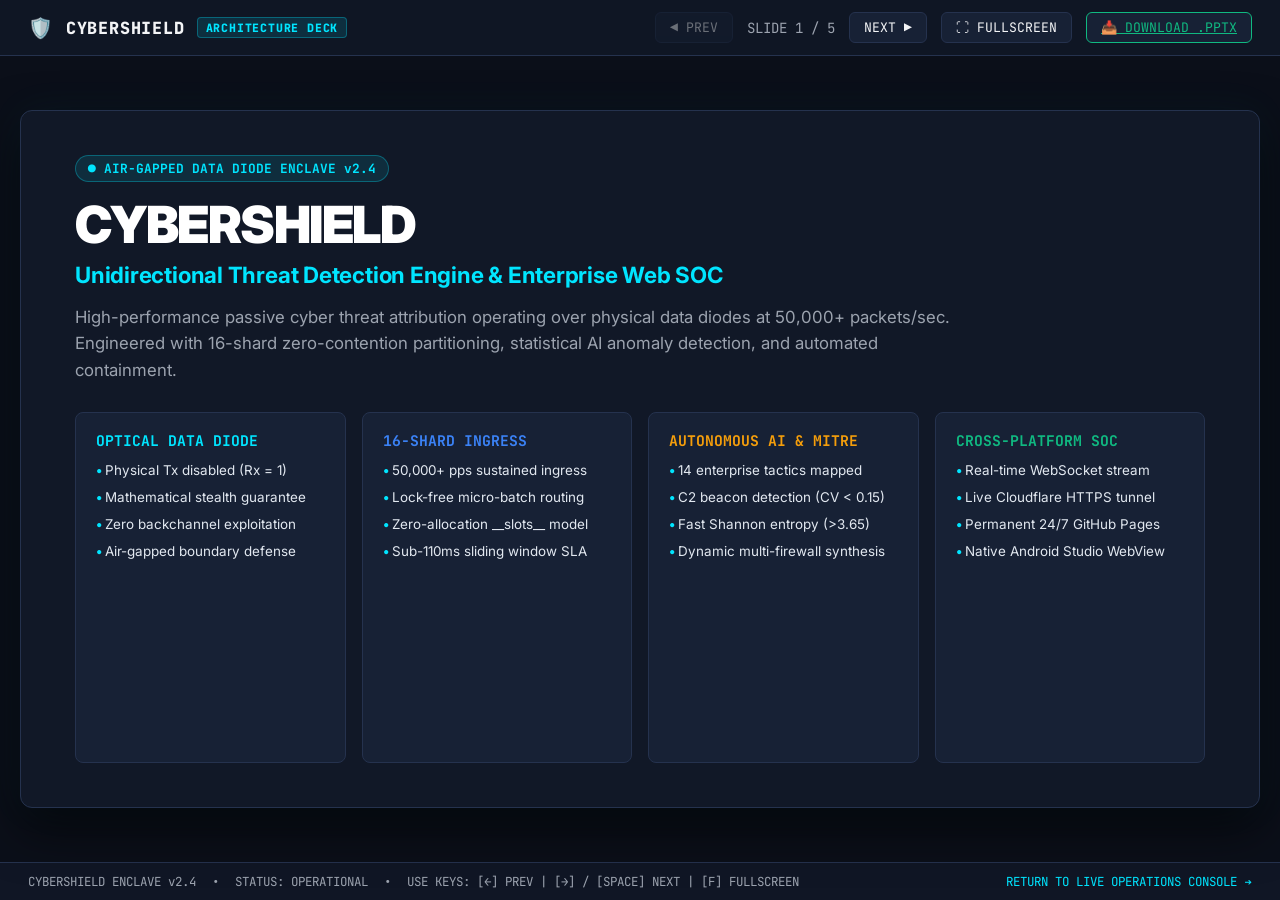
<file: web/presentation.html>
<!DOCTYPE html>
<html lang="en">
<head>
  <meta charset="UTF-8">
  <meta name="viewport" content="width=device-width, initial-scale=1.0">
  <title>CYBERSHIELD // Enterprise Architecture Deck (5 Slides)</title>
  <link rel="preconnect" href="https://fonts.googleapis.com">
  <link rel="preconnect" href="https://fonts.gstatic.com" crossorigin>
  <link href="https://fonts.googleapis.com/css2?family=JetBrains+Mono:wght@400;500;700;800&family=Inter:wght@400;500;600;700;800&display=swap" rel="stylesheet">
  <style>
    :root {
      --bg: #0b0f19;
      --panel: #111827;
      --card: #172135;
      --card-border: #25324e;
      --cyan: #00e5ff;
      --blue: #3b82f6;
      --red: #ff4757;
      --green: #10b981;
      --amber: #f59e0b;
      --text: #f3f4f6;
      --muted: #9ca3af;
    }

    * {
      box-sizing: border-box;
      margin: 0;
      padding: 0;
    }

    body {
      background-color: var(--bg);
      color: var(--text);
      font-family: 'Inter', sans-serif;
      min-height: 100vh;
      display: flex;
      flex-direction: column;
      overflow: hidden;
      user-select: none;
    }

    /* Top Presentation Bar */
    header {
      background: rgba(17, 24, 39, 0.85);
      backdrop-filter: blur(12px);
      border-bottom: 1px solid var(--card-border);
      padding: 12px 28px;
      display: flex;
      justify-content: space-between;
      align-items: center;
      z-index: 100;
    }

    .brand {
      display: flex;
      align-items: center;
      gap: 12px;
      font-family: 'JetBrains Mono', monospace;
      font-weight: 800;
      letter-spacing: 0.05em;
    }

    .brand-icon {
      color: var(--cyan);
      font-size: 1.25rem;
    }

    .brand-title {
      color: var(--text);
      font-size: 1.05rem;
    }

    .brand-pill {
      background: rgba(0, 229, 255, 0.12);
      color: var(--cyan);
      border: 1px solid rgba(0, 229, 255, 0.3);
      font-size: 0.72rem;
      padding: 2px 8px;
      border-radius: 4px;
    }

    .controls {
      display: flex;
      align-items: center;
      gap: 14px;
    }

    .btn {
      background: var(--card);
      color: var(--text);
      border: 1px solid var(--card-border);
      padding: 6px 14px;
      border-radius: 6px;
      font-family: 'JetBrains Mono', monospace;
      font-size: 0.82rem;
      cursor: pointer;
      transition: all 0.15s ease;
      display: flex;
      align-items: center;
      gap: 6px;
    }

    .btn:hover {
      background: rgba(0, 229, 255, 0.15);
      border-color: var(--cyan);
      color: var(--cyan);
    }

    .slide-indicator {
      font-family: 'JetBrains Mono', monospace;
      font-size: 0.88rem;
      color: var(--muted);
      min-width: 80px;
      text-align: center;
    }

    /* Deck Viewport */
    .deck-viewport {
      flex: 1;
      display: flex;
      align-items: center;
      justify-content: center;
      padding: 20px;
      position: relative;
    }

    .slide-container {
      width: 100%;
      max-width: 1280px;
      aspect-ratio: 16 / 9;
      background: var(--panel);
      border: 1px solid var(--card-border);
      border-radius: 12px;
      box-shadow: 0 20px 50px rgba(0,0,0,0.6), 0 0 40px rgba(0, 229, 255, 0.05);
      padding: 44px 54px;
      display: flex;
      flex-direction: column;
      position: relative;
      overflow: hidden;
    }

    .slide {
      display: none;
      flex-direction: column;
      height: 100%;
      animation: fadeIn 0.3s ease-in-out forwards;
    }

    .slide.active {
      display: flex;
    }

    @keyframes fadeIn {
      from { opacity: 0; transform: translateY(6px); }
      to { opacity: 1; transform: translateY(0); }
    }

    .slide-tag {
      font-family: 'JetBrains Mono', monospace;
      font-size: 0.82rem;
      font-weight: 700;
      color: var(--cyan);
      letter-spacing: 0.08em;
      margin-bottom: 6px;
      text-transform: uppercase;
    }

    .slide-title {
      font-size: 1.85rem;
      font-weight: 800;
      color: var(--text);
      letter-spacing: -0.02em;
      margin-bottom: 4px;
    }

    .slide-subtitle {
      font-size: 0.96rem;
      color: var(--muted);
      margin-bottom: 24px;
    }

    /* Grid Layouts */
    .grid-4 {
      display: grid;
      grid-template-columns: repeat(4, 1fr);
      gap: 16px;
      flex: 1;
    }

    .grid-3 {
      display: grid;
      grid-template-columns: repeat(3, 1fr);
      gap: 18px;
      flex: 1;
    }

    .grid-2x2 {
      display: grid;
      grid-template-columns: 1fr 1fr;
      grid-template-rows: 1fr 1fr;
      gap: 16px;
      flex: 1;
    }

    .card {
      background: var(--card);
      border: 1px solid var(--card-border);
      border-radius: 8px;
      padding: 18px 20px;
      display: flex;
      flex-direction: column;
      transition: transform 0.2s ease, border-color 0.2s ease;
    }

    .card:hover {
      border-color: rgba(0, 229, 255, 0.4);
      transform: translateY(-2px);
    }

    .card-title {
      font-family: 'JetBrains Mono', monospace;
      font-size: 0.92rem;
      font-weight: 700;
      margin-bottom: 10px;
      display: flex;
      align-items: center;
      gap: 8px;
    }

    .card ul {
      list-style: none;
      font-size: 0.84rem;
      line-height: 1.55;
      color: #e2e8f0;
      display: flex;
      flex-direction: column;
      gap: 6px;
    }

    .card li::before {
      content: "• ";
      color: var(--cyan);
      font-weight: bold;
    }

    /* Pipeline Flowchart (Slide 2) */
    .flow-pipeline {
      display: flex;
      align-items: center;
      gap: 12px;
      margin-bottom: 22px;
      background: rgba(11, 15, 25, 0.5);
      padding: 14px 18px;
      border-radius: 8px;
      border: 1px solid var(--card-border);
    }

    .flow-node {
      flex: 1;
      background: var(--card);
      border: 1px solid var(--cyan);
      border-radius: 6px;
      padding: 10px;
      text-align: center;
    }

    .flow-node.blue { border-color: var(--blue); }
    .flow-node.amber { border-color: var(--amber); }
    .flow-node.green { border-color: var(--green); }

    .node-header {
      font-family: 'JetBrains Mono', monospace;
      font-size: 0.74rem;
      font-weight: 800;
      color: var(--cyan);
      margin-bottom: 4px;
    }
    .node-header.blue { color: var(--blue); }
    .node-header.amber { color: var(--amber); }
    .node-header.green { color: var(--green); }

    .node-desc {
      font-size: 0.72rem;
      color: var(--muted);
      line-height: 1.3;
    }

    .flow-arrow {
      color: var(--cyan);
      font-size: 1.1rem;
      font-weight: bold;
    }

    /* Code Blocks in Cards */
    .code-snippet {
      background: rgba(0,0,0,0.45);
      border: 1px solid rgba(255,255,255,0.08);
      border-radius: 4px;
      padding: 8px 10px;
      font-family: 'JetBrains Mono', monospace;
      font-size: 0.74rem;
      color: #93c5fd;
      margin-top: 8px;
      white-space: pre-wrap;
      word-break: break-all;
    }

    /* Hero Slide 1 Elements */
    .hero-wrap {
      display: flex;
      flex-direction: column;
      justify-content: center;
      height: 100%;
    }

    .hero-badge {
      display: inline-flex;
      align-items: center;
      gap: 8px;
      background: rgba(0, 229, 255, 0.1);
      border: 1px solid rgba(0, 229, 255, 0.3);
      color: var(--cyan);
      font-family: 'JetBrains Mono', monospace;
      font-size: 0.8rem;
      font-weight: 700;
      padding: 4px 12px;
      border-radius: 999px;
      width: fit-content;
      margin-bottom: 14px;
    }

    .hero-h1 {
      font-size: 3.2rem;
      font-weight: 900;
      letter-spacing: -0.03em;
      line-height: 1.1;
      color: #ffffff;
      margin-bottom: 8px;
    }

    .hero-h2 {
      font-size: 1.4rem;
      font-weight: 700;
      color: var(--cyan);
      margin-bottom: 16px;
      letter-spacing: -0.01em;
    }

    .hero-desc {
      font-size: 1.05rem;
      color: var(--muted);
      max-width: 880px;
      line-height: 1.6;
      margin-bottom: 28px;
    }

    /* Bottom Status Bar */
    footer {
      padding: 10px 28px;
      display: flex;
      justify-content: space-between;
      align-items: center;
      border-top: 1px solid var(--card-border);
      background: rgba(17, 24, 39, 0.85);
      font-family: 'JetBrains Mono', monospace;
      font-size: 0.78rem;
      color: var(--muted);
    }

    .footer-left {
      display: flex;
      align-items: center;
      gap: 16px;
    }

    .footer-right a {
      color: var(--cyan);
      text-decoration: none;
    }

    .footer-right a:hover {
      text-decoration: underline;
    }
  </style>
</head>
<body>

  <!-- Header -->
  <header>
    <div class="brand">
      <span class="brand-icon">🛡️</span>
      <span class="brand-title">CYBERSHIELD</span>
      <span class="brand-pill">ARCHITECTURE DECK</span>
    </div>

    <div class="controls">
      <button class="btn" id="prevBtn" title="Previous Slide (← / Left Arrow)">◀ PREV</button>
      <span class="slide-indicator" id="slideIndicator">SLIDE 1 / 5</span>
      <button class="btn" id="nextBtn" title="Next Slide (→ / Right Arrow / Space)">NEXT ▶</button>
      <button class="btn" id="fsBtn" title="Toggle Fullscreen (F)">⛶ FULLSCREEN</button>
      <a href="CYBERSHIELD_Architecture_Deck.pptx" download class="btn" style="color: var(--green); border-color: var(--green);">📥 DOWNLOAD .PPTX</a>
    </div>
  </header>

  <!-- Deck Viewport -->
  <main class="deck-viewport">
    <div class="slide-container" id="slideContainer">

      <!-- ================= SLIDE 1 ================= -->
      <section class="slide active" id="slide-1">
        <div class="hero-wrap">
          <div class="hero-badge">● AIR-GAPPED DATA DIODE ENCLAVE v2.4</div>
          <h1 class="hero-h1">CYBERSHIELD</h1>
          <h2 class="hero-h2">Unidirectional Threat Detection Engine & Enterprise Web SOC</h2>
          <p class="hero-desc">
            High-performance passive cyber threat attribution operating over physical data diodes at 50,000+ packets/sec.
            Engineered with 16-shard zero-contention partitioning, statistical AI anomaly detection, and automated containment.
          </p>

          <div class="grid-4">
            <div class="card">
              <div class="card-title" style="color: var(--cyan);">OPTICAL DATA DIODE</div>
              <ul>
                <li>Physical Tx disabled (Rx = 1)</li>
                <li>Mathematical stealth guarantee</li>
                <li>Zero backchannel exploitation</li>
                <li>Air-gapped boundary defense</li>
              </ul>
            </div>

            <div class="card">
              <div class="card-title" style="color: var(--blue);">16-SHARD INGRESS</div>
              <ul>
                <li>50,000+ pps sustained ingress</li>
                <li>Lock-free micro-batch routing</li>
                <li>Zero-allocation __slots__ model</li>
                <li>Sub-110ms sliding window SLA</li>
              </ul>
            </div>

            <div class="card">
              <div class="card-title" style="color: var(--amber);">AUTONOMOUS AI & MITRE</div>
              <ul>
                <li>14 enterprise tactics mapped</li>
                <li>C2 beacon detection (CV &lt; 0.15)</li>
                <li>Fast Shannon entropy (&gt;3.65)</li>
                <li>Dynamic multi-firewall synthesis</li>
              </ul>
            </div>

            <div class="card">
              <div class="card-title" style="color: var(--green);">CROSS-PLATFORM SOC</div>
              <ul>
                <li>Real-time WebSocket stream</li>
                <li>Live Cloudflare HTTPS tunnel</li>
                <li>Permanent 24/7 GitHub Pages</li>
                <li>Native Android Studio WebView</li>
              </ul>
            </div>
          </div>
        </div>
      </section>

      <!-- ================= SLIDE 2 ================= -->
      <section class="slide" id="slide-2">
        <div class="slide-tag">CORE ARCHITECTURE & INGESTION PIPELINE</div>
        <h2 class="slide-title">16-Shard Hash Partitioning & Stream Pipeline</h2>
        <p class="slide-subtitle">Hardware optical diode isolation feeding micro-batched, lock-partitioned analytical queues.</p>

        <!-- Pipeline Flowchart -->
        <div class="flow-pipeline">
          <div class="flow-node">
            <div class="node-header">1. PHYSICAL INGRESS</div>
            <div class="node-desc">Mirror TAP / SPAN<br>Optical Diode Rx Only<br>Tx = 0 Physical Cut</div>
          </div>
          <div class="flow-arrow">➔</div>
          <div class="flow-node blue">
            <div class="node-header blue">2. BINARY PARSER</div>
            <div class="node-desc">Zero-Copy PCAP Unpack<br>IPv4/IPv6 Wire Decode<br>TCP Flags & Raw UDP</div>
          </div>
          <div class="flow-arrow">➔</div>
          <div class="flow-node amber">
            <div class="node-header amber">3. MICRO-BATCHER</div>
            <div class="node-desc">Batch Size: 250 pkts<br>Tuple Hash Routing<br>(hash(src) & 0x7F)%16</div>
          </div>
          <div class="flow-arrow">➔</div>
          <div class="flow-node">
            <div class="node-header">4. 16 SHARD CORES</div>
            <div class="node-desc">16 Independent Locks<br>Ring Buffers (maxlen=250)<br>Zero Thread Contention</div>
          </div>
          <div class="flow-arrow">➔</div>
          <div class="flow-node green">
            <div class="node-header green">5. ROLLING PRUNER</div>
            <div class="node-desc">3.0s Sliding Window<br>O(1) Popleft Eviction<br>Sub-110ms Triage SLA</div>
          </div>
        </div>

        <div class="grid-3">
          <div class="card">
            <div class="card-title" style="color: var(--cyan);">ZERO-CONTENTION CONCURRENCY</div>
            <ul>
              <li><strong>Lock Partitioning:</strong> Divides state into 16 discrete EnclaveShard instances.</li>
              <li><strong>Lock Amortization:</strong> Groups micro-batches by target shard prior to acquisition, reducing lock requests from O(B) to O(16).</li>
              <li><strong>Benchmarked Performance:</strong> Sustained 25,000–50,000+ pps on commodity CPUs without frame drops.</li>
            </ul>
          </div>

          <div class="card">
            <div class="card-title" style="color: var(--blue);">LOW-ALLOCATION MEMORY MODEL</div>
            <ul>
              <li><strong>__slots__ Optimization:</strong> Python structs eliminate dynamic dictionary allocation overhead.</li>
              <li><strong>Bounded Deques:</strong> In-memory sliding windows (maxlen=250) prevent memory leaks under multi-million packet surges.</li>
              <li><strong>Zero GC Spikes:</strong> Constant memory footprint guarantees predictable sub-millisecond execution.</li>
            </ul>
          </div>

          <div class="card">
            <div class="card-title" style="color: var(--green);">UNIDIRECTIONAL DIODE GUARANTEE</div>
            <ul>
              <li><strong>Physical Optical Isolation:</strong> Monitored fiber laser physically severed; receive channel strictly listen-only.</li>
              <li><strong>Passive Packet Dissection:</strong> Zero TCP RST or ICMP responses emitted back onto monitored network.</li>
              <li><strong>Complete Stealth:</strong> Adversaries cannot detect, ping, or target the sensor enclave.</li>
            </ul>
          </div>
        </div>
      </section>

      <!-- ================= SLIDE 3 ================= -->
      <section class="slide" id="slide-3">
        <div class="slide-tag">ANALYTICAL CORE & MATHEMATICAL FORMULATIONS</div>
        <h2 class="slide-title">Mathematical Threat Detection: AI/ML, Entropy & JA4</h2>
        <p class="slide-subtitle">Deterministic models operating concurrently across sliding windows for precision threat attribution.</p>

        <div class="grid-2x2">
          <div class="card">
            <div class="card-title" style="color: var(--amber);">1. BOTNET C2 BEACONING (INTER-ARRIVAL TIME & CV)</div>
            <ul>
              <li><strong>Theory:</strong> Automated malware implants maintain periodic heartbeats; human traffic is chaotic.</li>
              <li><strong>Formula:</strong> <code>CV = σ / μ</code> (standard deviation of arrival deltas divided by mean interval).</li>
              <li><strong>Detection Boundary:</strong> <code>CV &lt; 0.15</code> identifies rhythmic callbacks (Cobalt Strike / Sliver).</li>
              <li><strong>Confidence Formulation:</strong> <code>Score = min(0.99, 1.0 - CV)</code>.</li>
            </ul>
          </div>

          <div class="card">
            <div class="card-title" style="color: var(--red);">2. DNS TUNNELING & DGA (FAST SHANNON ENTROPY)</div>
            <ul>
              <li><strong>Theory:</strong> Base32/64 exfiltration payloads pack high information density into subdomains.</li>
              <li><strong>Formula:</strong> <code>H(X) = log₂(L) - (1/L) * Σ count(c) * log₂(count(c))</code>.</li>
              <li><strong>Table Acceleration:</strong> Accelerated via pre-computed <code>_LOG2_CACHE[k]</code> lookup table in O(N).</li>
              <li><strong>Detection Boundary:</strong> <code>H(X) &gt; 3.65</code> identifies encoded data tunnels and DGA rendezvous.</li>
            </ul>
          </div>

          <div class="card">
            <div class="card-title" style="color: var(--cyan);">3. JA4 TLS CLIENT FINGERPRINTING (RFC 8701)</div>
            <ul>
              <li><strong>Theory:</strong> Identifies offensive C2 implants over encrypted TLS without payload decryption.</li>
              <li><strong>GREASE Stripping:</strong> <code>(val & 0x0F0F) == 0x0A0A</code> bitmask eliminates randomized browser noise.</li>
              <li><strong>Canonical String:</strong> <code>JA4_A_B_C</code> (Header + Sorted Ciphers SHA-256 + Extensions SHA-256).</li>
              <li><strong>Example Signature:</strong> <code>t13d1516h2_8daaf6152771_be40b441a884</code> (Cobalt Strike Malleable C2).</li>
            </ul>
          </div>

          <div class="card">
            <div class="card-title" style="color: var(--blue);">4. VOLUMETRIC SYN FLOOD & PORT RECON SCAN</div>
            <ul>
              <li><strong>Volumetric Inundation:</strong> Cross-shard destination aggregation; &gt;75% SYN ratio triggers P0 alert.</li>
              <li><strong>Fanout Cardinality:</strong> Tracks distinct destinations and ports probed by source IP in 3.0s window.</li>
              <li><strong>Recon Boundary:</strong> Distinct ports &gt;25 or targets &gt;15 identifies active port sweep.</li>
              <li><strong>Jitter Interleaving:</strong> Microsecond pseudo-random delays break artificial looping patterns.</li>
            </ul>
          </div>
        </div>
      </section>

      <!-- ================= SLIDE 4 ================= -->
      <section class="slide" id="slide-4">
        <div class="slide-tag">AUTONOMOUS AI SECURITY & CONTAINMENT</div>
        <h2 class="slide-title">MITRE ATT&CK Matrix & Dynamic Firewall Rule Synthesis</h2>
        <p class="slide-subtitle">Deterministic correlation, blast radius modeling, and instant multi-platform rule generation.</p>

        <div class="grid-3">
          <div class="card">
            <div class="card-title" style="color: var(--cyan);">MITRE ATT&CK MATRIX</div>
            <ul>
              <li><strong>14 Enterprise Tactics Covered:</strong> TA0043 (Recon) through TA0040 (Impact).</li>
              <li><strong>Technique Mapping:</strong> Direct binding to T1498.001 (SYN Flood), T1071.001 (Web C2), T1046 (Port Recon), T1568.002 (DGA), T1573.002 (TLS C2).</li>
              <li><strong>Attribution Profiles:</strong> Correlates threat observables to APT28, Mirai, Cobalt Strike, and LockBit affiliates.</li>
            </ul>
          </div>

          <div class="card">
            <div class="card-title" style="color: var(--amber);">BLAST RADIUS & PLAYBOOKS</div>
            <ul>
              <li><strong>Asset Criticality:</strong> Scores risk exposure across Domain Controllers (ad-dc01), Databases (pgsql-db01), and Workstations.</li>
              <li><strong>Containment Playbooks:</strong> Step-by-step P0/P1/P2 mitigation steps (SYN cookies, route blackholing, EDR response).</li>
              <li><strong>Merkle Audit Ledger:</strong> SHA-256 hash-chaining prevents retroactive tampering with SOC forensic evidence.</li>
              <li><strong>LLM Triage Hook:</strong> Optional Google Gemini API integration for semantic threat reporting.</li>
            </ul>
          </div>

          <div class="card">
            <div class="card-title" style="color: var(--green);">DYNAMIC RULE SYNTHESIS</div>
            <ul>
              <li>Instant multi-target firewall compilation:</li>
            </ul>
            <div class="code-snippet"># 1. Linux IPTables
iptables -A INPUT -p tcp --dport 443 -m hashlimit --hashlimit-above 50/sec -j DROP

# 2. Linux NFTables
table inet filter { chain input { tcp flags syn meter syn-meter { ip saddr limit rate over 50/sec } drop } }

# 3. Suricata IDS Rule
alert tcp any any -> $DST $PORT (msg:"CYBERSHIELD Inbound Flood"; flags:S; count 100; sid:2000001;)</div>
          </div>
        </div>
      </section>

      <!-- ================= SLIDE 5 ================= -->
      <section class="slide" id="slide-5">
        <div class="slide-tag">ENTERPRISE OPERATIONS & GLOBAL DEPLOYMENT</div>
        <h2 class="slide-title">Enterprise Web SOC Console & Multi-Platform Delivery</h2>
        <p class="slide-subtitle">Accessible globally over HTTPS, permanent edge hosting, and native Android Studio integration.</p>

        <div class="grid-2x2">
          <div class="card">
            <div class="card-title" style="color: var(--cyan);">ENTERPRISE WEB SOC CONSOLE</div>
            <ul>
              <li><strong>Authentic Cyber Atmosphere:</strong> Dark obsidian UI, glassmorphic panels, and DEFCON status badge.</li>
              <li><strong>Sub-Second Time Interleaving:</strong> Millisecond jitter timestamps break artificial looping patterns.</li>
              <li><strong>Corporate Asset Attribution:</strong> Maps raw IPs to enterprise DNS hostnames (wkst-*.corp, ad-dc01.corp).</li>
              <li><strong>Real-Time Threat Radar:</strong> SVG canvas visualizing live network ingress and fanout connections.</li>
            </ul>
          </div>

          <div class="card">
            <div class="card-title" style="color: var(--green);">GLOBAL HTTPS CLOUDFLARE TUNNEL</div>
            <ul>
              <li><strong>Worldwide Live Link:</strong> <a href="https://red-avi-object-email.trycloudflare.com" target="_blank" style="color: var(--green);">https://red-avi-object-email.trycloudflare.com</a></li>
              <li><strong>Zero-Barrier Access:</strong> No firewall port forwarding or public IP exposure required.</li>
              <li><strong>Real-Time Bi-Directional WebSocket:</strong> Sub-millisecond telemetry stream direct to any device.</li>
              <li><strong>Interactive Threat Injection:</strong> Trigger live SYN floods, C2 beacon pulses, and port recon scans.</li>
            </ul>
          </div>

          <div class="card">
            <div class="card-title" style="color: var(--blue);">PERMANENT EDGE WEB (GITHUB PAGES)</div>
            <ul>
              <li><strong>Permanent 24/7 Hosting:</strong> <a href="https://saicharan-nayak.github.io/unidirectional-threat-engine/" target="_blank" style="color: var(--blue);">https://saicharan-nayak.github.io/unidirectional-threat-engine/</a></li>
              <li><strong>Autonomous Dual-Mode:</strong> Automatically connects to live backend WebSocket if online.</li>
              <li><strong>Zero-Server Fallback:</strong> Auto-engages high-fidelity client-side simulation engine if offline.</li>
              <li><strong>Automated CI/CD:</strong> Deployed automatically via .github/workflows/deploy-pages.yml on push.</li>
            </ul>
          </div>

          <div class="card">
            <div class="card-title" style="color: var(--amber);">ANDROID STUDIO NATIVE APP & REPO</div>
            <ul>
              <li><strong>Android Studio Project:</strong> android_studio_app/ native WebView wrapper with full touch controls.</li>
              <li><strong>One-Click Launcher:</strong> Open_In_Android_Studio.bat auto-detects active Android Studio executable.</li>
              <li><strong>SIEM Integrations:</strong> Background worker exporting ArcSight CEF, RFC 5424 Syslog, and Webhooks.</li>
              <li><strong>Open Source GitHub Repo:</strong> SAICHARAN-NAYAK/unidirectional-threat-engine (main branch).</li>
            </ul>
          </div>
        </div>
      </section>

    </div>
  </main>

  <!-- Footer -->
  <footer>
    <div class="footer-left">
      <span>CYBERSHIELD ENCLAVE v2.4</span>
      <span>•</span>
      <span>STATUS: OPERATIONAL</span>
      <span>•</span>
      <span>USE KEYS: [←] PREV | [→] / [SPACE] NEXT | [F] FULLSCREEN</span>
    </div>
    <div class="footer-right">
      <a href="index.html">RETURN TO LIVE OPERATIONS CONSOLE ➔</a>
    </div>
  </footer>

  <script>
    let currentSlide = 1;
    const totalSlides = 5;

    const slideIndicator = document.getElementById("slideIndicator");
    const prevBtn = document.getElementById("prevBtn");
    const nextBtn = document.getElementById("nextBtn");
    const fsBtn = document.getElementById("fsBtn");
    const slideContainer = document.getElementById("slideContainer");

    function showSlide(n) {
      if (n < 1) n = 1;
      if (n > totalSlides) n = totalSlides;
      currentSlide = n;

      for (let i = 1; i <= totalSlides; i++) {
        const slide = document.getElementById(`slide-${i}`);
        if (slide) {
          slide.classList.toggle("active", i === currentSlide);
        }
      }

      slideIndicator.textContent = `SLIDE ${currentSlide} / ${totalSlides}`;
      prevBtn.style.opacity = currentSlide === 1 ? "0.4" : "1";
      nextBtn.style.opacity = currentSlide === totalSlides ? "0.4" : "1";
    }

    prevBtn.addEventListener("click", () => showSlide(currentSlide - 1));
    nextBtn.addEventListener("click", () => showSlide(currentSlide + 1));

    fsBtn.addEventListener("click", () => {
      if (!document.fullscreenElement) {
        document.documentElement.requestFullscreen().catch(() => {});
      } else {
        document.exitFullscreen().catch(() => {});
      }
    });

    document.addEventListener("keydown", (e) => {
      if (e.key === "ArrowLeft") {
        showSlide(currentSlide - 1);
      } else if (e.key === "ArrowRight" || e.key === " ") {
        showSlide(currentSlide + 1);
      } else if (e.key === "f" || e.key === "F") {
        if (!document.fullscreenElement) {
          document.documentElement.requestFullscreen().catch(() => {});
        } else {
          document.exitFullscreen().catch(() => {});
        }
      }
    });

    showSlide(1);
  </script>
</body>
</html>
</file>
<file: styles.css>
/* CYBERSHIELD // Enterprise Security Operations & Threat Enclave
   Mobile & Android Responsive Styling Palette */

:root {
  --bg-primary: #080c16;
  --bg-surface: #0d1424;
  --bg-surface-elevated: #131b2e;
  --bg-panel-header: #10192d;
  --border-subtle: #1e293b;
  --border-active: #38bdf8;
  
  --accent-blue: #38bdf8;
  --accent-cyan: #22d3ee;
  --accent-emerald: #34d399;
  --accent-amber: #fbbf24;
  --accent-crimson: #f87171;
  --accent-purple: #c084fc;

  --text-primary: #f8fafc;
  --text-muted: #94a3b8;
  --text-dim: #64748b;

  --font-sans: -apple-system, BlinkMacSystemFont, "Segoe UI", Roboto, "Inter", sans-serif;
  --font-mono: "JetBrains Mono", "SF Mono", "Fira Code", "Courier New", monospace;
}

* {
  box-sizing: border-box;
  margin: 0;
  padding: 0;
  -webkit-tap-highlight-color: transparent;
}

body {
  background-color: var(--bg-primary);
  color: var(--text-primary);
  font-family: var(--font-sans);
  font-size: 13px;
  line-height: 1.5;
  overflow-x: hidden;
  user-select: none;
  -webkit-user-select: none;
}

/* Header Bar */
.top-navbar {
  display: flex;
  align-items: center;
  justify-content: space-between;
  background-color: var(--bg-surface);
  border-bottom: 1px solid var(--border-subtle);
  padding: 8px 12px;
  height: 48px;
  position: sticky;
  top: 0;
  z-index: 100;
}

.brand-wrap {
  display: flex;
  align-items: center;
  gap: 8px;
}

.brand-shield {
  width: 22px;
  height: 22px;
  fill: var(--accent-blue);
  display: flex;
  align-items: center;
  justify-content: center;
}

.brand-text {
  font-weight: 800;
  font-size: 0.95rem;
  letter-spacing: 0.06em;
  color: #fff;
}

.brand-tag {
  font-size: 0.65rem;
  font-family: var(--font-mono);
  color: var(--accent-blue);
  background: rgba(56, 189, 248, 0.12);
  padding: 2px 6px;
  border-radius: 3px;
  border: 1px solid rgba(56, 189, 248, 0.25);
  margin-left: 4px;
}

.diode-telemetry-badge {
  display: flex;
  align-items: center;
  gap: 6px;
  background: rgba(52, 211, 153, 0.08);
  border: 1px solid rgba(52, 211, 153, 0.25);
  padding: 4px 8px;
  border-radius: 4px;
  font-family: var(--font-mono);
  font-size: 0.68rem;
  color: var(--accent-emerald);
  cursor: pointer;
}

.diode-led {
  width: 7px;
  height: 7px;
  border-radius: 50%;
  background-color: var(--accent-emerald);
  box-shadow: 0 0 6px var(--accent-emerald);
  display: inline-block;
}

.navbar-right {
  display: flex;
  align-items: center;
  gap: 8px;
}

.status-pill {
  font-family: var(--font-mono);
  font-size: 0.65rem;
  font-weight: 600;
  padding: 2px 8px;
  border-radius: 3px;
  letter-spacing: 0.04em;
}

.pill-online {
  background: rgba(52, 211, 153, 0.1);
  color: var(--accent-emerald);
  border: 1px solid rgba(52, 211, 153, 0.3);
}

.pill-offline {
  background: rgba(248, 113, 113, 0.1);
  color: var(--accent-crimson);
  border: 1px solid rgba(248, 113, 113, 0.3);
}

/* Workspace Tabs Bar (Scrollable on Android Mobile) */
.workspace-tabs-bar {
  display: flex;
  background-color: var(--bg-surface-elevated);
  border-bottom: 1px solid var(--border-subtle);
  overflow-x: auto;
  white-space: nowrap;
  -webkit-overflow-scrolling: touch;
  scrollbar-width: none;
}
.workspace-tabs-bar::-webkit-scrollbar {
  display: none;
}

.nav-tab-btn {
  display: flex;
  align-items: center;
  gap: 6px;
  padding: 9px 14px;
  background: transparent;
  border: none;
  border-bottom: 2px solid transparent;
  color: var(--text-muted);
  font-size: 0.78rem;
  font-weight: 600;
  cursor: pointer;
  transition: all 0.15s ease;
  flex-shrink: 0;
}

.nav-tab-btn:active, .nav-tab-btn.active {
  color: #fff;
  border-bottom-color: var(--accent-blue);
  background: rgba(56, 189, 248, 0.06);
}

.tab-badge {
  background: rgba(248, 113, 113, 0.2);
  color: var(--accent-crimson);
  border: 1px solid rgba(248, 113, 113, 0.4);
  padding: 1px 5px;
  border-radius: 3px;
  font-size: 0.65rem;
  font-family: var(--font-mono);
}

/* Main Container */
.app-container {
  padding: 10px;
  display: flex;
  flex-direction: column;
  gap: 10px;
  max-width: 1600px;
  margin: 0 auto;
}

/* KPI Metrics Strip */
.kpi-strip {
  display: grid;
  grid-template-columns: repeat(auto-fit, minmax(130px, 1fr));
  gap: 8px;
}

.kpi-block {
  background-color: var(--bg-surface);
  border: 1px solid var(--border-subtle);
  border-radius: 6px;
  padding: 8px 10px;
}

.kpi-block-label {
  font-size: 0.68rem;
  color: var(--text-dim);
  text-transform: uppercase;
  letter-spacing: 0.05em;
  font-weight: 600;
}

.kpi-block-value {
  font-family: var(--font-mono);
  font-size: 1.25rem;
  font-weight: 700;
  color: #fff;
  line-height: 1.2;
  margin: 2px 0;
}

.kpi-block-sub {
  font-size: 0.65rem;
  font-family: var(--font-mono);
  color: var(--text-dim);
}

/* Tab Views */
.tab-view {
  display: none;
}
.tab-view.active {
  display: block;
}

/* Operations Grid */
.ops-grid {
  display: grid;
  grid-template-columns: 1fr;
  gap: 10px;
}

@media (min-width: 1024px) {
  .ops-grid {
    grid-template-columns: 1fr 1fr;
  }
}

.panel-box {
  background-color: var(--bg-surface);
  border: 1px solid var(--border-subtle);
  border-radius: 6px;
  overflow: hidden;
}

.panel-box-header {
  background-color: var(--bg-panel-header);
  border-bottom: 1px solid var(--border-subtle);
  padding: 8px 12px;
  font-weight: 700;
  font-size: 0.78rem;
  letter-spacing: 0.04em;
  display: flex;
  align-items: center;
  justify-content: space-between;
}

.panel-box-body {
  padding: 10px;
}

/* Radar Frame */
.radar-frame {
  width: 100%;
  height: 240px;
  background: radial-gradient(circle at center, #0f1c38 0%, #080c16 80%);
  border: 1px solid var(--border-subtle);
  border-radius: 4px;
  overflow: hidden;
  position: relative;
}

canvas#radarCanvas {
  width: 100%;
  height: 100%;
  display: block;
}

/* Attacks Button Grid */
.attacks-btn-grid {
  display: grid;
  grid-template-columns: repeat(2, 1fr);
  gap: 6px;
  margin-top: 10px;
}

@media (min-width: 600px) {
  .attacks-btn-grid {
    grid-template-columns: repeat(3, 1fr);
  }
}

.btn-attack-action {
  background-color: var(--bg-surface-elevated);
  border: 1px solid var(--border-subtle);
  border-radius: 4px;
  padding: 8px 6px;
  text-align: left;
  cursor: pointer;
  transition: background 0.15s ease;
}

.btn-attack-action:active {
  background-color: rgba(56, 189, 248, 0.15);
  border-color: var(--accent-blue);
}

.att-title {
  font-weight: 700;
  font-size: 0.75rem;
}

.att-desc {
  font-size: 0.65rem;
  color: var(--text-dim);
  font-family: var(--font-mono);
  margin-top: 2px;
}

/* Dense Table */
.dense-table-wrap {
  width: 100%;
  overflow-x: auto;
  max-height: 440px;
  -webkit-overflow-scrolling: touch;
}

.dense-table {
  width: 100%;
  border-collapse: collapse;
  font-size: 0.72rem;
  min-width: 540px;
}

.dense-table th {
  background: var(--bg-panel-header);
  padding: 6px 8px;
  font-family: var(--font-mono);
  font-size: 0.65rem;
  color: var(--text-dim);
  text-align: left;
  position: sticky;
  top: 0;
  border-bottom: 1px solid var(--border-subtle);
}

.dense-table td {
  padding: 6px 8px;
  border-bottom: 1px solid rgba(30, 41, 59, 0.6);
}

.btn-table-action {
  background: var(--bg-surface-elevated);
  border: 1px solid var(--border-subtle);
  color: var(--accent-blue);
  font-size: 0.65rem;
  font-family: var(--font-mono);
  padding: 3px 6px;
  border-radius: 3px;
  cursor: pointer;
}
.btn-table-action:active {
  background: var(--accent-blue);
  color: #000;
}

/* Severity Pills */
.sev-pill {
  padding: 1px 6px;
  border-radius: 3px;
  font-family: var(--font-mono);
  font-size: 0.65rem;
  font-weight: 700;
}
.pill-critical {
  background: rgba(248, 113, 113, 0.2);
  color: var(--accent-crimson);
  border: 1px solid rgba(248, 113, 113, 0.4);
}
.pill-high {
  background: rgba(251, 191, 36, 0.2);
  color: var(--accent-amber);
  border: 1px solid rgba(251, 191, 36, 0.4);
}
.pill-medium {
  background: rgba(56, 189, 248, 0.2);
  color: var(--accent-blue);
  border: 1px solid rgba(56, 189, 248, 0.4);
}
.pill-low {
  background: rgba(52, 211, 153, 0.16);
  color: #34d399;
  border: 1px solid rgba(52, 211, 153, 0.35);
}
.pill-info {
  background: rgba(148, 163, 184, 0.16);
  color: #94a3b8;
  border: 1px solid rgba(148, 163, 184, 0.35);
}

/* Dynamic Confidence Progress Meter */
.conf-cell {
  display: flex;
  align-items: center;
  gap: 6px;
}
.conf-val {
  font-family: var(--font-mono);
  font-weight: 700;
  font-size: 0.68rem;
  min-width: 28px;
}
.conf-mini-bar {
  flex: 1;
  min-width: 36px;
  max-width: 54px;
  height: 4px;
  background: rgba(255, 255, 255, 0.08);
  border-radius: 2px;
  overflow: hidden;
}
.conf-mini-fill {
  height: 100%;
  border-radius: 2px;
  transition: width 0.3s ease;
}

/* Natural Hostnames & Protocol Endpoint Tagging */
.endpoint-flow {
  display: flex;
  align-items: center;
  gap: 4px;
  flex-wrap: nowrap;
}
.endpoint-item {
  display: inline-flex;
  align-items: center;
  gap: 3px;
}
.ip-addr {
  color: #e2e8f0;
  font-family: var(--font-mono);
  font-size: 0.68rem;
}
.host-tag {
  font-size: 0.58rem;
  font-family: var(--font-sans);
  font-weight: 600;
  color: #38bdf8;
  background: rgba(56, 189, 248, 0.1);
  border: 1px solid rgba(56, 189, 248, 0.25);
  padding: 0 3px;
  border-radius: 2px;
}
.port-badge {
  font-size: 0.55rem;
  font-family: var(--font-mono);
  font-weight: 700;
  color: #a78bfa;
  background: rgba(167, 139, 250, 0.12);
  border: 1px solid rgba(167, 139, 250, 0.3);
  padding: 0 3px;
  border-radius: 2px;
}
.port-num {
  color: #94a3b8;
  font-size: 0.65rem;
  font-family: var(--font-mono);
}
.flow-arrow {
  color: #64748b;
  font-size: 0.68rem;
}
.extra-targets {
  color: #fbbf24;
  font-size: 0.60rem;
  font-weight: 600;
  margin-left: 2px;
}

/* MITRE Matrix Grid (Horizontally scrollable for mobile) */
.mitre-matrix-grid {
  display: flex;
  gap: 6px;
  overflow-x: auto;
  padding: 10px 0;
  -webkit-overflow-scrolling: touch;
}

.mitre-tactic-col {
  width: 140px;
  flex-shrink: 0;
  display: flex;
  flex-direction: column;
  gap: 4px;
}

.mitre-tactic-title {
  background: var(--bg-panel-header);
  border: 1px solid var(--border-subtle);
  padding: 5px 6px;
  font-weight: 700;
  font-size: 0.68rem;
  color: #fff;
  border-radius: 3px;
  text-align: center;
}

.mitre-tech-card {
  background: var(--bg-surface-elevated);
  border: 1px solid var(--border-subtle);
  padding: 5px 6px;
  border-radius: 3px;
  font-size: 0.65rem;
  cursor: pointer;
  transition: all 0.15s ease;
}

.mitre-tech-card.active-tech {
  border-color: var(--accent-crimson);
  background: rgba(248, 113, 113, 0.12);
  box-shadow: 0 0 8px rgba(248, 113, 113, 0.25);
}

.tech-id {
  font-family: var(--font-mono);
  font-size: 0.62rem;
  color: var(--accent-blue);
}

.tech-name {
  font-weight: 600;
  margin-top: 1px;
}

/* Dissector & Triage */
.dissector-container {
  display: flex;
  flex-direction: column;
  gap: 10px;
}

.hex-dump-panel {
  background: #04060b;
  border: 1px solid var(--border-subtle);
  border-radius: 4px;
  padding: 8px;
  font-family: var(--font-mono);
  font-size: 0.65rem;
  color: #94a3b8;
  overflow-x: auto;
  white-space: pre;
  max-height: 280px;
  -webkit-overflow-scrolling: touch;
}

.tree-layer-box {
  background: var(--bg-surface-elevated);
  border: 1px solid var(--border-subtle);
  border-radius: 4px;
  margin-bottom: 4px;
}

.tree-layer-head {
  padding: 6px 10px;
  font-weight: 600;
  font-size: 0.72rem;
  background: var(--bg-panel-header);
}

.triage-dossier {
  background: var(--bg-surface);
  border: 1px solid var(--border-subtle);
  border-radius: 6px;
  padding: 12px;
  display: flex;
  flex-direction: column;
  gap: 10px;
}

.triage-meta-grid {
  display: grid;
  grid-template-columns: repeat(2, 1fr);
  gap: 6px;
}

.triage-meta-cell {
  background: var(--bg-surface-elevated);
  border: 1px solid var(--border-subtle);
  padding: 6px 8px;
  border-radius: 4px;
}

.triage-meta-label {
  font-size: 0.65rem;
  color: var(--text-dim);
  text-transform: uppercase;
  font-family: var(--font-mono);
}

.triage-meta-val {
  font-weight: 700;
  font-size: 0.8rem;
  color: #fff;
  margin-top: 1px;
}

.triage-prose {
  background: var(--bg-surface-elevated);
  border: 1px solid var(--border-subtle);
  padding: 10px;
  border-radius: 4px;
  font-size: 0.75rem;
  color: #cbd5e1;
  line-height: 1.5;
}

/* Rules Grid */
.rules-grid {
  display: flex;
  flex-direction: column;
  gap: 8px;
}

.rule-box {
  background: var(--bg-surface-elevated);
  border: 1px solid var(--border-subtle);
  border-radius: 4px;
  overflow: hidden;
}

.rule-box-head {
  background: var(--bg-panel-header);
  padding: 6px 10px;
  font-weight: 700;
  font-size: 0.72rem;
  display: flex;
  justify-content: space-between;
  align-items: center;
}

.rule-code-block {
  padding: 8px 10px;
  font-family: var(--font-mono);
  font-size: 0.68rem;
  color: #38bdf8;
  background: #050811;
  overflow-x: auto;
  white-space: pre-wrap;
  word-break: break-all;
}

.btn-copy-rule {
  background: transparent;
  border: 1px solid var(--border-subtle);
  color: var(--text-muted);
  font-size: 0.65rem;
  padding: 2px 8px;
  border-radius: 3px;
  cursor: pointer;
}

/* Terminal Console */
.terminal-window {
  background: #040711;
  border: 1px solid var(--border-subtle);
  border-radius: 6px;
  overflow: hidden;
  display: flex;
  flex-direction: column;
  height: 420px;
}

.terminal-topbar {
  background: #080e1e;
  border-bottom: 1px solid var(--border-subtle);
  padding: 6px 10px;
  font-family: var(--font-mono);
  font-size: 0.68rem;
  display: flex;
  align-items: center;
  justify-content: space-between;
  overflow-x: auto;
}

.terminal-history {
  flex: 1;
  padding: 10px;
  overflow-y: auto;
  font-family: var(--font-mono);
  font-size: 0.72rem;
  display: flex;
  flex-direction: column;
  gap: 6px;
  -webkit-overflow-scrolling: touch;
}

.term-entry-user {
  color: var(--accent-blue);
}

.term-entry-ai {
  color: #94a3b8;
  white-space: pre-wrap;
  line-height: 1.45;
}

.terminal-prompt-bar {
  display: flex;
  align-items: center;
  gap: 6px;
  padding: 6px 8px;
  background: #080e1e;
  border-top: 1px solid var(--border-subtle);
}

.term-input {
  flex: 1;
  background: transparent;
  border: none;
  color: #fff;
  font-family: var(--font-mono);
  font-size: 0.75rem;
  outline: none;
}

/* Controls & Buttons */
.btn-ctrl {
  background: var(--bg-surface-elevated);
  border: 1px solid var(--border-subtle);
  color: var(--text-primary);
  font-size: 0.68rem;
  font-family: var(--font-mono);
  padding: 4px 8px;
  border-radius: 4px;
  cursor: pointer;
}
.btn-ctrl:active, .btn-ctrl.btn-active {
  background: var(--accent-blue);
  color: #000;
  border-color: var(--accent-blue);
}

/* Toast */
.toast-box {
  position: fixed;
  bottom: 16px;
  right: 16px;
  left: 16px;
  max-width: 400px;
  margin: 0 auto;
  background: #0d1424;
  border: 1px solid var(--accent-blue);
  color: #fff;
  padding: 8px 12px;
  border-radius: 6px;
  font-size: 0.75rem;
  display: flex;
  align-items: center;
  gap: 8px;
  z-index: 9999;
  box-shadow: 0 4px 16px rgba(0, 0, 0, 0.6);
}

/* Modal */
.modal-overlay {
  display: none;
  position: fixed;
  top: 0;
  left: 0;
  right: 0;
  bottom: 0;
  background: rgba(4, 7, 17, 0.85);
  z-index: 500;
  align-items: center;
  justify-content: center;
  padding: 16px;
}
.modal-overlay.open {
  display: flex;
}

.modal-card {
  background: var(--bg-surface);
  border: 1px solid var(--border-subtle);
  border-radius: 8px;
  width: 100%;
  max-width: 480px;
  padding: 16px;
  display: flex;
  flex-direction: column;
  gap: 12px;
}
</file>
<file: android_studio_app/app/src/main/assets/styles.css>
/* ==========================================================================
   ASTRA OMNI // GEMINI 2.0 + CHATGPT-6 + PROJECT ASTRA UNIFIED DESIGN SYSTEM
   Modern, Ultra-Premium Dark Glassmorphism with Dynamic Personas & HUD
   ========================================================================== */

:root {
  /* Core Geometry & Layout */
  --header-height: 64px;
  --sidebar-width: 280px;
  --canvas-width: 480px;
  --radius-xs: 6px;
  --radius-sm: 10px;
  --radius-md: 14px;
  --radius-lg: 20px;
  --radius-xl: 28px;
  --radius-full: 9999px;

  /* Typography */
  --font-display: 'Outfit', -apple-system, BlinkMacSystemFont, sans-serif;
  --font-sans: 'Inter', -apple-system, BlinkMacSystemFont, sans-serif;
  --font-mono: 'JetBrains Mono', monospace;

  /* Baseline Obsidian Dark Palette */
  --bg-core: #07090e;
  --bg-surface: #0e121b;
  --bg-surface-elevated: #151b27;
  --bg-surface-glass: rgba(18, 24, 37, 0.72);
  --border-subtle: rgba(255, 255, 255, 0.08);
  --border-active: rgba(255, 255, 255, 0.18);
  --border-glow: rgba(59, 130, 246, 0.35);

  --text-primary: #f3f5f9;
  --text-secondary: #94a3b8;
  --text-muted: #64748b;

  /* Accent Tones */
  --gemini-blue: #3b82f6;
  --gemini-indigo: #6366f1;
  --gemini-purple: #8b5cf6;
  --gemini-cyan: #06b6d4;
  --gemini-aurora: linear-gradient(135deg, #3b82f6 0%, #8b5cf6 50%, #ec4899 100%);
  
  --gpt-green: #10b981;
  --gpt-mint: #34d399;
  --gpt-charcoal: #12141a;
  --gpt-glow: rgba(16, 185, 129, 0.25);

  --astra-cyan: #06b6d4;
  --astra-neon: #22d3ee;
  --astra-amber: #f59e0b;
  --astra-crimson: #ef4444;

  --transition-fast: 0.15s cubic-bezier(0.4, 0, 0.2, 1);
  --transition-smooth: 0.25s cubic-bezier(0.16, 1, 0.3, 1);
  --transition-bounce: 0.4s cubic-bezier(0.34, 1.56, 0.64, 1);
}

/* ==========================================================================
   DYNAMIC PERSONA THEMES
   ========================================================================== */
body.theme-gemini {
  --theme-accent: var(--gemini-blue);
  --theme-gradient: var(--gemini-aurora);
  --theme-glow: rgba(59, 130, 246, 0.2);
  --theme-subtle-glow: rgba(139, 92, 246, 0.12);
  --bg-gradient-spot: radial-gradient(circle at 50% -10%, rgba(59, 130, 246, 0.16) 0%, transparent 60%);
}

body.theme-gpt6 {
  --theme-accent: var(--gpt-green);
  --theme-gradient: linear-gradient(135deg, #10b981 0%, #059669 100%);
  --theme-glow: rgba(16, 185, 129, 0.22);
  --theme-subtle-glow: rgba(16, 185, 129, 0.08);
  --bg-gradient-spot: radial-gradient(circle at 50% -10%, rgba(16, 185, 129, 0.14) 0%, transparent 60%);
}

body.theme-astra {
  --theme-accent: var(--astra-cyan);
  --theme-gradient: linear-gradient(135deg, #06b6d4 0%, #3b82f6 50%, #f59e0b 100%);
  --theme-glow: rgba(6, 182, 212, 0.3);
  --theme-subtle-glow: rgba(6, 182, 212, 0.1);
  --bg-gradient-spot: radial-gradient(circle at 50% -10%, rgba(6, 182, 212, 0.18) 0%, transparent 60%);
}

/* Base Resets */
*, *::before, *::after {
  box-sizing: border-box;
  margin: 0;
  padding: 0;
}

html, body {
  width: 100%;
  height: 100%;
  overflow: hidden;
  background-color: var(--bg-core);
  color: var(--text-primary);
  font-family: var(--font-sans);
  font-size: 15px;
  line-height: 1.5;
  -webkit-font-smoothing: antialiased;
  -moz-osx-font-smoothing: grayscale;
  user-select: none;
}

/* ==========================================================================
   CLASSIC MODERN SVG ICON SYSTEM (Standard Sizing & Alignment)
   ========================================================================== */
svg.icon, .icon {
  width: 16px !important;
  height: 16px !important;
  min-width: 16px !important;
  min-height: 16px !important;
  max-width: 16px !important;
  max-height: 16px !important;
  flex-shrink: 0;
  stroke-width: 2;
  display: inline-block;
  vertical-align: middle;
}

svg.icon-sm, .icon-sm {
  width: 14px !important;
  height: 14px !important;
  min-width: 14px !important;
  min-height: 14px !important;
  max-width: 14px !important;
  max-height: 14px !important;
  flex-shrink: 0;
  stroke-width: 2;
  display: inline-block;
  vertical-align: middle;
}

svg.icon-xs, .icon-xs {
  width: 12px !important;
  height: 12px !important;
  min-width: 12px !important;
  min-height: 12px !important;
  max-width: 12px !important;
  max-height: 12px !important;
  flex-shrink: 0;
  stroke-width: 2;
  display: inline-block;
  vertical-align: middle;
}

svg.icon-lg, .icon-lg {
  width: 20px !important;
  height: 20px !important;
  min-width: 20px !important;
  min-height: 20px !important;
  max-width: 20px !important;
  max-height: 20px !important;
  flex-shrink: 0;
  stroke-width: 2;
  display: inline-block;
  vertical-align: middle;
}

.icon-btn, .icon-btn-sm {
  display: inline-flex;
  align-items: center;
  justify-content: center;
  border-radius: var(--radius-sm);
  background: transparent;
  border: 1px solid transparent;
  color: var(--text-secondary);
  cursor: pointer;
  transition: all var(--transition-fast);
}

.icon-btn {
  width: 36px;
  height: 36px;
}

.icon-btn-sm {
  width: 28px;
  height: 28px;
  padding: 4px;
}

.icon-btn:hover, .icon-btn-sm:hover {
  background: rgba(255, 255, 255, 0.08);
  color: var(--text-primary);
  border-color: var(--border-subtle);
}

/* Ambient Background Nebula */
body::before {
  content: '';
  position: fixed;
  top: 0;
  left: 0;
  right: 0;
  height: 100vh;
  background: var(--bg-gradient-spot);
  pointer-events: none;
  z-index: 0;
  transition: background 0.5s ease;
}

/* App Root Shell */
.app-shell {
  position: relative;
  width: 100vw;
  height: 100vh;
  display: flex;
  flex-direction: column;
  z-index: 1;
}

/* ==========================================================================
   APP HEADER
   ========================================================================== */
.app-header {
  height: var(--header-height);
  background: rgba(7, 9, 14, 0.85);
  backdrop-filter: blur(20px);
  -webkit-backdrop-filter: blur(20px);
  border-bottom: 1px solid var(--border-subtle);
  display: flex;
  align-items: center;
  justify-content: space-between;
  padding: 0 16px;
  gap: 16px;
  flex-shrink: 0;
  z-index: 40;
}

.header-left {
  display: flex;
  align-items: center;
  gap: 12px;
}

/* Brand Logo */
.brand-badge {
  display: flex;
  align-items: center;
  gap: 10px;
  cursor: pointer;
}

.brand-orb-wrapper {
  position: relative;
  width: 28px;
  height: 28px;
  display: flex;
  align-items: center;
  justify-content: center;
}

.brand-orb {
  width: 18px;
  height: 18px;
  border-radius: 50%;
  background: var(--theme-gradient);
  box-shadow: 0 0 16px var(--theme-accent);
  transition: all 0.4s ease;
}

.brand-orb-pulse {
  position: absolute;
  width: 100%;
  height: 100%;
  border-radius: 50%;
  border: 1px solid var(--theme-accent);
  opacity: 0.4;
  animation: ripple 2.5s infinite ease-out;
}

@keyframes ripple {
  0% { transform: scale(0.7); opacity: 0.8; }
  100% { transform: scale(1.6); opacity: 0; }
}

.brand-text {
  display: flex;
  flex-direction: column;
}

.brand-title {
  font-family: var(--font-display);
  font-weight: 700;
  font-size: 1.15rem;
  letter-spacing: 0.04em;
  color: #fff;
}

.brand-sub {
  color: var(--theme-accent);
  transition: color 0.3s;
}

.brand-version {
  font-size: 0.65rem;
  font-weight: 600;
  letter-spacing: 0.08em;
  color: var(--text-muted);
}

/* Model Selector Pill Bar */
.model-switcher-container {
  display: flex;
  justify-content: center;
  flex: 1;
}

.model-pill-bar {
  display: flex;
  align-items: center;
  background: rgba(14, 18, 27, 0.85);
  padding: 4px;
  border-radius: var(--radius-full);
  border: 1px solid var(--border-subtle);
  box-shadow: inset 0 2px 8px rgba(0, 0, 0, 0.4);
  gap: 4px;
}

.model-pill {
  display: flex;
  align-items: center;
  gap: 7px;
  padding: 6px 14px;
  border-radius: var(--radius-full);
  border: 1px solid transparent;
  background: transparent;
  color: var(--text-secondary);
  font-family: var(--font-sans);
  font-size: 0.84rem;
  font-weight: 500;
  cursor: pointer;
  transition: all var(--transition-smooth);
}

.model-pill:hover {
  color: var(--text-primary);
  background: rgba(255, 255, 255, 0.04);
}

.model-pill.active {
  background: var(--bg-surface-elevated);
  color: #fff;
  border-color: var(--border-active);
  box-shadow: 0 4px 14px rgba(0, 0, 0, 0.35);
}

.pill-icon {
  font-size: 0.95rem;
}

.gemini-sparkle { color: #60a5fa; }
.gpt-icon { color: #34d399; }
.astra-reticle { color: #22d3ee; }

.pill-tag {
  font-size: 0.65rem;
  font-weight: 600;
  padding: 1px 6px;
  border-radius: var(--radius-xs);
  background: rgba(255, 255, 255, 0.08);
  color: var(--text-muted);
}

.model-pill.active .pill-tag {
  background: rgba(255, 255, 255, 0.15);
  color: var(--text-primary);
}

.pill-tag.live-badge {
  background: rgba(6, 182, 212, 0.2);
  color: #22d3ee;
  border: 1px solid rgba(6, 182, 212, 0.4);
}

/* Header Right Security & Controls */
.header-right {
  display: flex;
  align-items: center;
  gap: 10px;
}

.status-badge {
  display: flex;
  align-items: center;
  gap: 6px;
  padding: 6px 10px;
  border-radius: var(--radius-full);
  background: rgba(14, 18, 27, 0.85);
  border: 1px solid var(--border-subtle);
  font-size: 0.72rem;
  font-weight: 600;
  letter-spacing: 0.03em;
  color: var(--text-secondary);
  cursor: pointer;
  transition: all var(--transition-fast);
}

.status-badge:hover {
  background: var(--bg-surface-elevated);
  border-color: var(--border-active);
  color: var(--text-primary);
}

.status-dot {
  width: 7px;
  height: 7px;
  border-radius: 50%;
}

.status-dot.green { background: var(--gpt-green); box-shadow: 0 0 8px var(--gpt-green); }
.status-dot.cyan { background: var(--astra-cyan); box-shadow: 0 0 8px var(--astra-cyan); }
.status-dot.amber { background: var(--astra-amber); box-shadow: 0 0 8px var(--astra-amber); }

.status-icon {
  width: 14px;
  height: 14px;
}

.astra-live-cta {
  display: flex;
  align-items: center;
  gap: 7px;
  background: linear-gradient(135deg, rgba(6, 182, 212, 0.2) 0%, rgba(59, 130, 246, 0.3) 100%);
  border: 1px solid rgba(6, 182, 212, 0.4);
  color: #67e8f9;
  padding: 6px 14px;
  border-radius: var(--radius-full);
  font-family: var(--font-display);
  font-weight: 700;
  font-size: 0.78rem;
  letter-spacing: 0.05em;
  cursor: pointer;
  transition: all var(--transition-smooth);
}

.astra-live-cta:hover {
  background: linear-gradient(135deg, rgba(6, 182, 212, 0.35) 0%, rgba(59, 130, 246, 0.45) 100%);
  border-color: #22d3ee;
  box-shadow: 0 0 16px rgba(6, 182, 212, 0.4);
  transform: translateY(-1px);
}

.live-dot-pulse {
  width: 8px;
  height: 8px;
  border-radius: 50%;
  background: #06b6d4;
  box-shadow: 0 0 8px #06b6d4;
  animation: pulse-glow 1.8s infinite;
}

@keyframes pulse-glow {
  0%, 100% { opacity: 1; transform: scale(1); }
  50% { opacity: 0.4; transform: scale(0.8); }
}

/* ==========================================================================
   APP MAIN LAYOUT
   ========================================================================== */
.app-main-layout {
  display: flex;
  flex: 1;
  height: calc(100vh - var(--header-height));
  overflow: hidden;
  position: relative;
}

/* Sidebar Drawer */
.app-sidebar {
  width: var(--sidebar-width);
  background: rgba(11, 14, 22, 0.95);
  backdrop-filter: blur(24px);
  -webkit-backdrop-filter: blur(24px);
  border-right: 1px solid var(--border-subtle);
  display: flex;
  flex-direction: column;
  flex-shrink: 0;
  transition: transform var(--transition-smooth), width var(--transition-smooth);
  z-index: 30;
}

.app-sidebar.collapsed {
  transform: translateX(-100%);
  position: absolute;
  height: 100%;
}

.sidebar-header {
  padding: 14px 16px 8px;
}

.btn-new-chat {
  width: 100%;
  height: 38px;
  display: flex;
  align-items: center;
  gap: 10px;
  padding: 0 14px;
  border-radius: var(--radius-sm);
  background: rgba(255, 255, 255, 0.05);
  border: 1px solid rgba(255, 255, 255, 0.09);
  color: var(--text-primary);
  font-family: var(--font-sans);
  font-weight: 500;
  font-size: 0.85rem;
  cursor: pointer;
  transition: all var(--transition-fast);
  box-shadow: 0 1px 3px rgba(0, 0, 0, 0.2);
}

.btn-new-chat svg.icon {
  width: 16px !important;
  height: 16px !important;
  color: var(--text-secondary);
  transition: transform 0.2s ease, color 0.2s ease;
}

.btn-new-chat:hover {
  background: rgba(255, 255, 255, 0.09);
  border-color: rgba(255, 255, 255, 0.18);
  color: #fff;
  transform: translateY(-1px);
  box-shadow: 0 4px 12px rgba(0, 0, 0, 0.25);
}

.btn-new-chat:hover svg.icon {
  color: #fff;
  transform: rotate(90deg);
}

.btn-new-chat:active {
  transform: scale(0.98);
}

.sidebar-search {
  margin: 6px 16px 12px;
  display: flex;
  align-items: center;
  background: rgba(18, 24, 37, 0.6);
  border: 1px solid var(--border-subtle);
  border-radius: var(--radius-sm);
  padding: 6px 10px;
  gap: 8px;
}

.sidebar-search input {
  background: transparent;
  border: none;
  color: var(--text-primary);
  font-size: 0.82rem;
  width: 100%;
  outline: none;
}

.search-icon {
  width: 14px;
  height: 14px;
  color: var(--text-muted);
}

.sidebar-section {
  flex: 1;
  overflow-y: auto;
  padding: 0 12px;
}

.section-title {
  font-size: 0.68rem;
  font-weight: 700;
  letter-spacing: 0.08em;
  color: var(--text-muted);
  padding: 8px 8px 6px;
}

.chat-history-list {
  list-style: none;
  display: flex;
  flex-direction: column;
  gap: 2px;
}

.history-item {
  display: flex;
  align-items: center;
  justify-content: space-between;
  padding: 8px 10px;
  border-radius: var(--radius-sm);
  color: var(--text-secondary);
  font-size: 0.82rem;
  cursor: pointer;
  transition: all var(--transition-fast);
}

.history-item:hover {
  background: rgba(255, 255, 255, 0.05);
  color: var(--text-primary);
}

.history-item.active {
  background: var(--bg-surface-elevated);
  color: #fff;
  border-left: 2px solid var(--theme-accent);
}

.history-title {
  white-space: nowrap;
  overflow: hidden;
  text-overflow: ellipsis;
  flex: 1;
}

/* Sidebar Bottom Enclave Panel */
.sidebar-bottom-panel {
  padding: 12px 14px;
  border-top: 1px solid var(--border-subtle);
  background: rgba(9, 12, 18, 0.9);
  display: flex;
  flex-direction: column;
  gap: 10px;
}

.setting-item {
  display: flex;
  flex-direction: column;
  gap: 4px;
}

.setting-item label {
  font-size: 0.72rem;
  font-weight: 600;
  color: var(--text-muted);
}

.form-select {
  background: var(--bg-surface);
  border: 1px solid var(--border-subtle);
  color: var(--text-primary);
  border-radius: var(--radius-xs);
  padding: 6px 8px;
  font-size: 0.78rem;
  outline: none;
}

.setting-toggle-row {
  display: flex;
  align-items: center;
  justify-content: space-between;
  gap: 8px;
}

.toggle-info {
  display: flex;
  flex-direction: column;
}

.toggle-title {
  font-size: 0.78rem;
  font-weight: 500;
  color: var(--text-primary);
}

.toggle-desc {
  font-size: 0.65rem;
  color: var(--text-muted);
}

/* Toggle Switch */
.switch {
  position: relative;
  display: inline-block;
  width: 34px;
  height: 20px;
  flex-shrink: 0;
}

.switch input {
  opacity: 0;
  width: 0;
  height: 0;
}

.slider {
  position: absolute;
  cursor: pointer;
  top: 0; left: 0; right: 0; bottom: 0;
  background-color: rgba(255, 255, 255, 0.15);
  transition: .25s;
}

.slider:before {
  position: absolute;
  content: "";
  height: 14px;
  width: 14px;
  left: 3px;
  bottom: 3px;
  background-color: white;
  transition: .25s;
}

input:checked + .slider {
  background-color: var(--theme-accent);
}

input:checked + .slider:before {
  transform: translateX(14px);
}

.slider.round {
  border-radius: 20px;
}

.slider.round:before {
  border-radius: 50%;
}

.sidebar-tool-btn {
  width: 100%;
  height: 38px;
  display: flex;
  align-items: center;
  gap: 10px;
  background: rgba(255, 255, 255, 0.03);
  border: 1px solid rgba(255, 255, 255, 0.08);
  padding: 0 12px;
  border-radius: var(--radius-sm);
  color: var(--text-secondary);
  font-size: 0.82rem;
  font-weight: 500;
  cursor: pointer;
  transition: all var(--transition-fast);
}

.sidebar-tool-btn svg.icon {
  width: 15px !important;
  height: 15px !important;
  color: var(--text-muted);
  transition: color var(--transition-fast);
}

.sidebar-tool-btn:hover {
  background: rgba(255, 255, 255, 0.07);
  color: var(--text-primary);
  border-color: rgba(255, 255, 255, 0.18);
}

.sidebar-tool-btn:hover svg.icon {
  color: var(--text-primary);
}

.sidebar-tool-btn:active {
  transform: scale(0.98);
}

.sidebar-actions-row {
  display: flex;
  gap: 8px;
  margin-top: 6px;
}

.btn-subtle {
  flex: 1;
  height: 34px;
  display: inline-flex;
  align-items: center;
  justify-content: center;
  gap: 6px;
  background: rgba(255, 255, 255, 0.03);
  border: 1px solid rgba(255, 255, 255, 0.08);
  padding: 0 10px;
  border-radius: var(--radius-xs);
  color: var(--text-secondary);
  font-size: 0.78rem;
  font-weight: 500;
  cursor: pointer;
  transition: all var(--transition-fast);
}

.btn-subtle svg.icon-sm {
  width: 13px !important;
  height: 13px !important;
  color: var(--text-muted);
  transition: color var(--transition-fast);
}

.btn-subtle:hover {
  background: rgba(255, 255, 255, 0.07);
  border-color: rgba(255, 255, 255, 0.18);
  color: var(--text-primary);
}

.btn-subtle:hover svg.icon-sm {
  color: var(--text-primary);
}

.btn-subtle.danger:hover {
  background: rgba(239, 68, 68, 0.12);
  border-color: rgba(239, 68, 68, 0.4);
  color: #fca5a5;
}

.btn-subtle.danger:hover svg.icon-sm {
  color: #fca5a5;
}

.btn-subtle:active {
  transform: scale(0.98);
}

.device-telemetry-badge {
  font-size: 0.65rem;
  font-family: var(--font-mono);
  color: var(--text-muted);
  display: flex;
  align-items: center;
  gap: 4px;
}

.telemetry-label {
  font-weight: 700;
  color: var(--theme-accent);
}

/* ==========================================================================
   CENTER CHAT VIEWPORT
   ========================================================================== */
.chat-viewport {
  flex: 1;
  display: flex;
  flex-direction: column;
  position: relative;
  overflow: hidden;
  height: 100%;
}

/* Persona Sub Bar */
.persona-sub-bar {
  padding: 10px 24px;
  background: rgba(11, 14, 22, 0.5);
  border-bottom: 1px solid var(--border-subtle);
  display: flex;
  align-items: center;
  justify-content: space-between;
  gap: 16px;
  flex-shrink: 0;
}

.persona-meta {
  display: flex;
  align-items: center;
  gap: 10px;
}

.persona-indicator-dot {
  width: 8px;
  height: 8px;
  border-radius: 50%;
  background: var(--theme-accent);
  box-shadow: 0 0 8px var(--theme-accent);
}

.persona-title {
  font-family: var(--font-display);
  font-weight: 600;
  font-size: 0.95rem;
  color: var(--text-primary);
}

.persona-description {
  font-size: 0.78rem;
  color: var(--text-muted);
}

.persona-context-controls {
  display: flex;
  align-items: center;
  gap: 8px;
}

.mode-control-cluster {
  display: flex;
  align-items: center;
  gap: 8px;
}

.mode-control-cluster.hidden {
  display: none;
}

.context-pill {
  display: flex;
  align-items: center;
  gap: 6px;
  padding: 4px 10px;
  border-radius: var(--radius-full);
  background: rgba(255, 255, 255, 0.05);
  border: 1px solid var(--border-subtle);
  color: var(--text-secondary);
  font-size: 0.75rem;
  font-weight: 500;
  cursor: pointer;
  transition: all var(--transition-fast);
}

.context-pill:hover {
  background: rgba(255, 255, 255, 0.1);
  color: var(--text-primary);
}

.context-pill.active {
  background: rgba(59, 130, 246, 0.15);
  border-color: rgba(59, 130, 246, 0.4);
  color: #93c5fd;
}

.context-pill.astra-accent {
  background: rgba(6, 182, 212, 0.15);
  border-color: rgba(6, 182, 212, 0.4);
  color: #67e8f9;
}

.pill-dot {
  width: 6px;
  height: 6px;
  border-radius: 50%;
  background: #60a5fa;
  box-shadow: 0 0 6px #60a5fa;
}

.control-label {
  font-size: 0.72rem;
  color: var(--text-muted);
}

/* Messages Scrollable Container */
.messages-container {
  flex: 1;
  overflow-y: auto;
  padding: 24px 20px;
  display: flex;
  flex-direction: column;
  scroll-behavior: smooth;
}

/* Hero Welcome Screen */
.welcome-hero {
  max-width: 860px;
  margin: auto;
  display: flex;
  flex-direction: column;
  align-items: center;
  text-align: center;
  padding: 40px 16px;
  position: relative;
}

.hero-aurora-orb {
  position: absolute;
  top: 10%;
  width: 260px;
  height: 260px;
  border-radius: 50%;
  background: var(--theme-gradient);
  filter: blur(90px);
  opacity: 0.25;
  pointer-events: none;
  animation: float-glow 8s infinite alternate ease-in-out;
}

@keyframes float-glow {
  0% { transform: translate(-20px, -10px) scale(0.9); }
  100% { transform: translate(20px, 15px) scale(1.1); }
}

.hero-header {
  position: relative;
  z-index: 1;
  margin-bottom: 32px;
}

.hero-title {
  font-family: var(--font-display);
  font-size: 3rem;
  font-weight: 800;
  letter-spacing: -0.02em;
  margin-bottom: 12px;
}

.gradient-text {
  background: var(--theme-gradient);
  -webkit-background-clip: text;
  -webkit-text-fill-color: transparent;
}

.hero-subtitle {
  font-size: 1.05rem;
  color: var(--text-secondary);
  max-width: 620px;
  margin: 0 auto;
  line-height: 1.6;
}

/* Feature Cards Grid */
.hero-cards-grid {
  display: grid;
  grid-template-columns: repeat(3, 1fr);
  gap: 16px;
  width: 100%;
  margin-bottom: 32px;
  position: relative;
  z-index: 1;
}

.feature-card {
  background: rgba(14, 18, 27, 0.7);
  backdrop-filter: blur(16px);
  border: 1px solid var(--border-subtle);
  border-radius: var(--radius-lg);
  padding: 20px;
  text-align: left;
  display: flex;
  flex-direction: column;
  gap: 10px;
  cursor: pointer;
  transition: all var(--transition-smooth);
}

.feature-card:hover {
  transform: translateY(-4px);
  background: rgba(21, 27, 39, 0.9);
  border-color: var(--border-active);
  box-shadow: 0 12px 28px rgba(0, 0, 0, 0.4);
}

.card-badge {
  font-size: 0.65rem;
  font-weight: 700;
  letter-spacing: 0.08em;
  color: var(--text-muted);
}

.gemini-card:hover { border-color: var(--gemini-blue); box-shadow: 0 8px 24px rgba(59, 130, 246, 0.2); }
.gemini-card .card-badge { color: #60a5fa; }

.gpt6-card:hover { border-color: var(--gpt-green); box-shadow: 0 8px 24px rgba(16, 185, 129, 0.2); }
.gpt6-card .card-badge { color: #34d399; }

.astra-card:hover { border-color: var(--astra-cyan); box-shadow: 0 8px 24px rgba(6, 182, 212, 0.2); }
.astra-card .card-badge { color: #22d3ee; }

.card-title {
  font-family: var(--font-display);
  font-size: 1.15rem;
  font-weight: 700;
  color: #fff;
}

.card-desc {
  font-size: 0.82rem;
  color: var(--text-secondary);
  line-height: 1.5;
  flex: 1;
}

.card-action {
  font-size: 0.78rem;
  font-weight: 600;
  color: var(--theme-accent);
}

/* Instant Query Chips */
.quick-prompts-container {
  display: flex;
  flex-direction: column;
  align-items: center;
  gap: 12px;
  width: 100%;
}

.quick-prompts-label {
  font-size: 0.75rem;
  font-weight: 600;
  color: var(--text-muted);
  letter-spacing: 0.04em;
}

.prompt-chips-tray {
  display: flex;
  flex-wrap: wrap;
  justify-content: center;
  gap: 8px;
}

.prompt-chip {
  background: rgba(255, 255, 255, 0.04);
  border: 1px solid var(--border-subtle);
  border-radius: var(--radius-full);
  padding: 8px 16px;
  color: var(--text-secondary);
  font-size: 0.82rem;
  font-weight: 500;
  cursor: pointer;
  transition: transform 0.16s cubic-bezier(0.2, 0.8, 0.2, 1), background-color 0.2s ease, border-color 0.2s ease, color 0.2s ease, box-shadow 0.2s ease;
  will-change: transform;
}

.prompt-chip:hover {
  background: rgba(255, 255, 255, 0.09);
  border-color: rgba(255, 255, 255, 0.24);
  color: var(--text-primary);
  transform: translateY(-2px);
  box-shadow: 0 4px 12px rgba(0, 0, 0, 0.25);
}

.prompt-chip:active {
  transform: scale(0.96) !important;
}

.prompt-chips-tray .prompt-chip:nth-child(1) { animation: chipStaggerIn 0.38s cubic-bezier(0.16, 1, 0.3, 1) 0.06s both; }
.prompt-chips-tray .prompt-chip:nth-child(2) { animation: chipStaggerIn 0.38s cubic-bezier(0.16, 1, 0.3, 1) 0.12s both; }
.prompt-chips-tray .prompt-chip:nth-child(3) { animation: chipStaggerIn 0.38s cubic-bezier(0.16, 1, 0.3, 1) 0.18s both; }
.prompt-chips-tray .prompt-chip:nth-child(4) { animation: chipStaggerIn 0.38s cubic-bezier(0.16, 1, 0.3, 1) 0.24s both; }

@keyframes chipStaggerIn {
  from { opacity: 0; transform: translateY(10px) scale(0.95); }
  to { opacity: 1; transform: translateY(0) scale(1); }
}

/* Messages List */
.messages-list {
  max-width: 860px;
  width: 100%;
  margin: 0 auto;
  display: flex;
  flex-direction: column;
  gap: 24px;
}

.message-row {
  display: flex;
  gap: 16px;
  width: 100%;
  animation: messageEntrance 0.36s cubic-bezier(0.16, 1, 0.3, 1) forwards;
}

@keyframes messageEntrance {
  0% { opacity: 0; transform: translateY(12px) scale(0.98); }
  100% { opacity: 1; transform: translateY(0) scale(1); }
}

.message-row.user {
  justify-content: flex-end;
}

.message-avatar {
  width: 34px;
  height: 34px;
  border-radius: 50%;
  display: flex;
  align-items: center;
  justify-content: center;
  font-size: 0.85rem;
  font-weight: 700;
  flex-shrink: 0;
  transition: transform 0.2s ease;
}

.message-avatar:hover {
  transform: scale(1.08);
}

.avatar-gemini { background: var(--gemini-aurora); color: #fff; box-shadow: 0 0 12px rgba(59, 130, 246, 0.35); }
.avatar-gpt6 { background: var(--gpt-charcoal); border: 1.5px solid var(--gpt-green); color: var(--gpt-mint); box-shadow: 0 0 12px rgba(16, 185, 129, 0.3); }
.avatar-astra { background: #030712; border: 1.5px solid var(--astra-cyan); color: var(--astra-neon); box-shadow: 0 0 12px rgba(6, 182, 212, 0.35); }
.avatar-user { background: rgba(255, 255, 255, 0.18); color: #fff; border: 1px solid rgba(255, 255, 255, 0.2); }

.message-body {
  max-width: 85%;
  display: flex;
  flex-direction: column;
  gap: 8px;
}

.message-row.user .message-body {
  align-items: flex-end;
}

.message-bubble {
  padding: 14px 18px;
  border-radius: var(--radius-md);
  font-size: 0.94rem;
  line-height: 1.6;
  position: relative;
  transition: box-shadow 0.2s ease, border-color 0.2s ease;
}

.message-row.user .message-bubble {
  background: linear-gradient(135deg, rgba(37, 99, 235, 0.24) 0%, rgba(59, 130, 246, 0.16) 100%);
  border: 1px solid rgba(59, 130, 246, 0.4);
  color: #fff;
  border-bottom-right-radius: 4px;
  box-shadow: 0 4px 16px rgba(37, 99, 235, 0.15);
}

.message-row.assistant .message-bubble {
  background: rgba(18, 24, 37, 0.8);
  backdrop-filter: blur(16px);
  -webkit-backdrop-filter: blur(16px);
  border: 1px solid var(--border-subtle);
  color: var(--text-primary);
  border-bottom-left-radius: 4px;
  box-shadow: 0 4px 20px rgba(0, 0, 0, 0.35);
}

/* AI Real-time Thinking Waves & Skeleton */
.ai-thinking-row {
  display: flex;
  gap: 16px;
  width: 100%;
  animation: messageEntrance 0.3s ease;
}

.ai-thinking-indicator {
  display: flex;
  align-items: center;
  gap: 12px;
  padding: 12px 18px;
  background: rgba(18, 24, 37, 0.72);
  backdrop-filter: blur(16px);
  border: 1px solid var(--border-subtle);
  border-radius: var(--radius-md);
  border-bottom-left-radius: 4px;
  width: fit-content;
}

.thinking-dots-wave {
  display: flex;
  align-items: center;
  gap: 5px;
}

.thinking-dot {
  width: 7px;
  height: 7px;
  border-radius: 50%;
  background: #60a5fa;
  animation: thinkingWave 1.4s infinite ease-in-out both;
}

.thinking-dot:nth-child(1) { animation-delay: -0.32s; }
.thinking-dot:nth-child(2) { animation-delay: -0.16s; }
.thinking-dot:nth-child(3) { animation-delay: 0s; }

@keyframes thinkingWave {
  0%, 80%, 100% {
    transform: scale(0.6);
    opacity: 0.35;
  }
  40% {
    transform: scale(1.15);
    opacity: 1;
    background: #38bdf8;
    box-shadow: 0 0 8px rgba(56, 189, 248, 0.6);
  }
}

.thinking-label-shimmer {
  font-size: 0.82rem;
  color: var(--text-secondary);
  font-weight: 500;
  background: linear-gradient(90deg, #94a3b8 0%, #ffffff 50%, #94a3b8 100%);
  background-size: 200% 100%;
  -webkit-background-clip: text;
  -webkit-text-fill-color: transparent;
  animation: textShimmer 2.2s infinite linear;
}

@keyframes textShimmer {
  0% { background-position: 200% 0; }
  100% { background-position: -200% 0; }
}

/* Deep Reasoning Thought Accordion (ChatGPT-6 / o3 style) */
.thought-accordion {
  background: rgba(9, 12, 18, 0.6);
  border: 1px solid rgba(255, 255, 255, 0.08);
  border-radius: var(--radius-sm);
  overflow: hidden;
  margin-bottom: 8px;
  transition: border-color 0.2s ease, box-shadow 0.2s ease;
}

.thought-accordion:hover {
  border-color: rgba(255, 255, 255, 0.16);
}

.thought-header {
  display: flex;
  align-items: center;
  justify-content: space-between;
  padding: 8px 14px;
  cursor: pointer;
  background: rgba(255, 255, 255, 0.02);
  color: var(--text-muted);
  font-size: 0.78rem;
  font-weight: 600;
  transition: background-color 0.2s ease, color 0.2s ease;
}

.thought-header:hover {
  color: var(--text-secondary);
  background: rgba(255, 255, 255, 0.05);
}

.thought-chevron {
  display: inline-block;
  font-size: 0.7rem;
  transition: transform 0.25s cubic-bezier(0.16, 1, 0.3, 1);
}

.thought-accordion.collapsed .thought-chevron {
  transform: rotate(-90deg);
}

.thought-title-group {
  display: flex;
  align-items: center;
  gap: 8px;
}

.thought-pulse {
  width: 6px;
  height: 6px;
  border-radius: 50%;
  background: var(--gpt-mint);
  animation: pulse-glow 1.5s infinite;
}

.thought-content {
  padding: 10px 14px;
  font-family: var(--font-mono);
  font-size: 0.8rem;
  color: #94a3b8;
  border-top: 1px solid rgba(255, 255, 255, 0.05);
  white-space: pre-wrap;
  line-height: 1.5;
  background: rgba(0, 0, 0, 0.25);
  max-height: 500px;
  opacity: 1;
  overflow-y: auto;
  transition: max-height 0.32s cubic-bezier(0.16, 1, 0.3, 1), opacity 0.25s ease, padding 0.3s ease;
}

.thought-accordion.collapsed .thought-content {
  max-height: 0;
  opacity: 0;
  padding-top: 0;
  padding-bottom: 0;
  border-top-color: transparent;
  pointer-events: none;
}

/* Google Grounding Sources (Gemini) */
.grounding-sources {
  display: flex;
  flex-wrap: wrap;
  gap: 6px;
  margin-top: 10px;
  padding-top: 8px;
  border-top: 1px solid var(--border-subtle);
}

.grounding-chip {
  display: flex;
  align-items: center;
  gap: 6px;
  padding: 4px 10px;
  background: rgba(59, 130, 246, 0.1);
  border: 1px solid rgba(59, 130, 246, 0.25);
  border-radius: var(--radius-full);
  font-size: 0.72rem;
  color: #93c5fd;
  text-decoration: none;
  transition: all var(--transition-fast);
}

.grounding-chip:hover {
  background: rgba(59, 130, 246, 0.2);
  border-color: #60a5fa;
  color: #fff;
}

/* Code Blocks in Messages */
.code-block-container {
  margin: 12px 0;
  border-radius: var(--radius-sm);
  background: #090c13;
  border: 1px solid var(--border-subtle);
  overflow: hidden;
}

.code-header {
  display: flex;
  align-items: center;
  justify-content: space-between;
  padding: 6px 12px;
  background: rgba(255, 255, 255, 0.03);
  border-bottom: 1px solid var(--border-subtle);
  font-family: var(--font-mono);
  font-size: 0.75rem;
  color: var(--text-muted);
}

.code-actions {
  display: flex;
  gap: 8px;
}

.code-btn {
  background: transparent;
  border: none;
  color: var(--text-secondary);
  cursor: pointer;
  display: flex;
  align-items: center;
  gap: 4px;
  font-size: 0.72rem;
  transition: color var(--transition-fast);
}

.code-btn:hover {
  color: #fff;
}

pre code {
  display: block;
  padding: 12px 14px;
  overflow-x: auto;
  font-family: var(--font-mono);
  font-size: 0.84rem;
  line-height: 1.5;
  color: #e2e8f0;
}

/* Message Actions Bar */
.message-actions {
  display: flex;
  align-items: center;
  gap: 8px;
  padding: 2px 4px;
}

.msg-act-btn {
  background: transparent;
  border: none;
  color: var(--text-muted);
  cursor: pointer;
  display: flex;
  align-items: center;
  gap: 4px;
  font-size: 0.72rem;
  padding: 3px 6px;
  border-radius: var(--radius-xs);
  transition: all var(--transition-fast);
}

.msg-act-btn:hover {
  color: var(--text-primary);
  background: rgba(255, 255, 255, 0.05);
}

/* ==========================================================================
   INPUT DOCK
   ========================================================================== */
.input-dock {
  padding: 12px 20px 16px;
  max-width: 860px;
  width: 100%;
  margin: 0 auto;
  display: flex;
  flex-direction: column;
  gap: 8px;
  position: relative;
  z-index: 20;
}

/* Attachment Tray */
.attachment-tray {
  display: flex;
  gap: 8px;
  overflow-x: auto;
  padding: 6px 4px;
}

.attachment-tray.hidden {
  display: none;
}

.attachment-chip {
  display: flex;
  align-items: center;
  gap: 8px;
  padding: 4px 10px;
  background: var(--bg-surface-elevated);
  border: 1px solid var(--border-subtle);
  border-radius: var(--radius-sm);
  font-size: 0.78rem;
  color: var(--text-primary);
}

.attachment-thumb {
  width: 24px;
  height: 24px;
  object-fit: cover;
  border-radius: 4px;
}

.btn-remove-att {
  background: transparent;
  border: none;
  color: var(--text-muted);
  cursor: pointer;
}

.btn-remove-att:hover {
  color: var(--astra-crimson);
}

/* Input Capsule */
.input-capsule {
  display: flex;
  align-items: flex-end;
  background: rgba(14, 18, 27, 0.85);
  backdrop-filter: blur(20px);
  -webkit-backdrop-filter: blur(20px);
  border: 1px solid var(--border-active);
  border-radius: var(--radius-lg);
  padding: 8px 12px;
  gap: 8px;
  box-shadow: 0 8px 24px rgba(0, 0, 0, 0.4);
  transition: border-color var(--transition-smooth), box-shadow var(--transition-smooth);
}

.input-capsule:focus-within {
  border-color: var(--theme-accent);
  box-shadow: 0 8px 32px var(--theme-subtle-glow);
}

.input-actions-left, .input-actions-right {
  display: flex;
  align-items: center;
  gap: 6px;
  flex-shrink: 0;
}

.icon-btn-subtle {
  width: 34px;
  height: 34px;
  border-radius: 50%;
  background: transparent;
  border: none;
  color: var(--text-secondary);
  display: flex;
  align-items: center;
  justify-content: center;
  cursor: pointer;
  position: relative;
  transition: all var(--transition-fast);
}

.icon-btn-subtle:hover {
  background: rgba(255, 255, 255, 0.08);
  color: var(--text-primary);
}

.textarea-wrapper {
  flex: 1;
  display: flex;
  align-items: center;
}

.textarea-wrapper textarea {
  width: 100%;
  background: transparent;
  border: none;
  color: var(--text-primary);
  font-family: var(--font-sans);
  font-size: 0.94rem;
  line-height: 1.4;
  outline: none;
  resize: none;
  max-height: 160px;
  padding: 6px 0;
}

.textarea-wrapper textarea::placeholder {
  color: var(--text-muted);
}

/* Speech Mic Button */
.mic-btn.listening {
  color: var(--astra-cyan);
}

.mic-pulse-ring {
  display: none;
  position: absolute;
  width: 100%;
  height: 100%;
  border-radius: 50%;
  border: 2px solid var(--astra-cyan);
  animation: ripple 1.2s infinite;
}

.mic-btn.listening .mic-pulse-ring {
  display: block;
}

.send-btn {
  width: 36px;
  height: 36px;
  border-radius: 50%;
  background: var(--theme-gradient);
  border: none;
  color: #fff;
  display: flex;
  align-items: center;
  justify-content: center;
  cursor: pointer;
  transition: all var(--transition-bounce);
}

.send-btn:hover {
  transform: scale(1.08);
  box-shadow: 0 0 16px var(--theme-accent);
}

.dock-disclaimer {
  display: flex;
  align-items: center;
  justify-content: center;
  gap: 6px;
  font-size: 0.7rem;
  color: var(--text-muted);
  text-align: center;
}

/* ==========================================================================
   COLLABORATIVE CANVAS & CODE SANDBOX
   ========================================================================== */
.canvas-panel {
  width: var(--canvas-width);
  background: rgba(11, 14, 22, 0.95);
  backdrop-filter: blur(24px);
  -webkit-backdrop-filter: blur(24px);
  border-left: 1px solid var(--border-subtle);
  display: flex;
  flex-direction: column;
  flex-shrink: 0;
  transition: transform var(--transition-smooth), width var(--transition-smooth);
  z-index: 25;
}

.canvas-panel.collapsed {
  display: none;
}

.canvas-header {
  padding: 12px 16px;
  border-bottom: 1px solid var(--border-subtle);
  display: flex;
  align-items: center;
  justify-content: space-between;
}

.canvas-title-group {
  display: flex;
  align-items: center;
  gap: 8px;
}

.canvas-icon {
  color: var(--theme-accent);
  font-size: 1rem;
}

.canvas-heading {
  font-family: var(--font-display);
  font-weight: 700;
  font-size: 0.88rem;
  letter-spacing: 0.03em;
  color: #fff;
}

.canvas-actions {
  display: flex;
  align-items: center;
  gap: 6px;
}

.btn-canvas-run {
  display: flex;
  align-items: center;
  gap: 6px;
  background: rgba(16, 185, 129, 0.18);
  border: 1px solid rgba(16, 185, 129, 0.4);
  color: #34d399;
  padding: 4px 10px;
  border-radius: var(--radius-xs);
  font-size: 0.75rem;
  font-weight: 600;
  cursor: pointer;
  transition: all var(--transition-fast);
}

.btn-canvas-run:hover {
  background: rgba(16, 185, 129, 0.3);
  border-color: #10b981;
  color: #fff;
}

.canvas-tabs {
  display: flex;
  border-bottom: 1px solid var(--border-subtle);
  background: rgba(0, 0, 0, 0.2);
}

.canvas-tab {
  flex: 1;
  padding: 8px 12px;
  text-align: center;
  background: transparent;
  border: none;
  color: var(--text-muted);
  font-size: 0.78rem;
  font-weight: 500;
  cursor: pointer;
  transition: all var(--transition-fast);
}

.canvas-tab:hover {
  color: var(--text-primary);
}

.canvas-tab.active {
  color: var(--theme-accent);
  border-bottom: 2px solid var(--theme-accent);
  background: rgba(255, 255, 255, 0.02);
}

.canvas-body {
  flex: 1;
  overflow: hidden;
  position: relative;
}

.canvas-view {
  display: none;
  width: 100%;
  height: 100%;
}

.canvas-view.active {
  display: flex;
}

#canvasCodeEditor {
  width: 100%;
  height: 100%;
  background: #090c13;
  color: #38bdf8;
  font-family: var(--font-mono);
  font-size: 0.84rem;
  line-height: 1.5;
  border: none;
  outline: none;
  padding: 16px;
  resize: none;
}

#canvasSandboxIframe {
  width: 100%;
  height: 100%;
  border: none;
  background: #fff;
}

#canvasConsoleView {
  flex-direction: column;
  padding: 12px;
  overflow-y: auto;
  background: #090c13;
}

.console-logs {
  font-family: var(--font-mono);
  font-size: 0.78rem;
  color: #94a3b8;
  display: flex;
  flex-direction: column;
  gap: 4px;
}

/* ==========================================================================
   PROJECT ASTRA LIVE AR VISION & DUPLEX VOICE MODAL
   ========================================================================== */
.astra-modal {
  position: fixed;
  top: 0; left: 0; right: 0; bottom: 0;
  z-index: 100;
  display: flex;
  align-items: center;
  justify-content: center;
}

.astra-modal.hidden {
  display: none;
}

.astra-backdrop {
  position: absolute;
  top: 0; left: 0; right: 0; bottom: 0;
  background: rgba(3, 7, 18, 0.94);
  backdrop-filter: blur(28px);
}

.astra-container {
  position: relative;
  width: 94vw;
  max-width: 1100px;
  height: 90vh;
  background: #040812;
  border: 1px solid rgba(6, 182, 212, 0.35);
  box-shadow: 0 0 50px rgba(6, 182, 212, 0.2);
  border-radius: var(--radius-xl);
  display: flex;
  flex-direction: column;
  overflow: hidden;
  z-index: 2;
}

.astra-hud-header {
  padding: 12px 20px;
  background: rgba(4, 8, 18, 0.85);
  border-bottom: 1px solid rgba(6, 182, 212, 0.25);
  display: flex;
  align-items: center;
  justify-content: space-between;
}

.hud-item {
  display: flex;
  align-items: center;
  gap: 12px;
}

.hud-live-tag {
  color: #22d3ee;
  font-family: var(--font-mono);
  font-size: 0.75rem;
  font-weight: 700;
  letter-spacing: 0.08em;
  animation: pulse-glow 1.5s infinite;
}

.hud-meta {
  font-family: var(--font-mono);
  font-size: 0.72rem;
  color: var(--text-muted);
}

.hud-astra-title {
  font-family: var(--font-display);
  font-size: 0.88rem;
  font-weight: 700;
  letter-spacing: 0.08em;
  color: #67e8f9;
}

.hud-controls {
  display: flex;
  align-items: center;
  gap: 8px;
}

.hud-btn {
  display: flex;
  align-items: center;
  gap: 6px;
  background: rgba(6, 182, 212, 0.15);
  border: 1px solid rgba(6, 182, 212, 0.35);
  color: #67e8f9;
  padding: 6px 12px;
  border-radius: var(--radius-xs);
  font-size: 0.75rem;
  font-weight: 600;
  cursor: pointer;
  transition: all var(--transition-fast);
}

.hud-btn:hover {
  background: rgba(6, 182, 212, 0.3);
  border-color: #22d3ee;
  color: #fff;
}

.hud-btn.danger {
  background: rgba(239, 68, 68, 0.15);
  border-color: rgba(239, 68, 68, 0.35);
  color: #fca5a5;
}

.hud-btn.danger:hover {
  background: rgba(239, 68, 68, 0.3);
}

/* Astra Viewfinder */
.astra-viewfinder {
  flex: 1;
  position: relative;
  background: #000;
  overflow: hidden;
  display: flex;
  align-items: center;
  justify-content: center;
}

#astraVideo {
  width: 100%;
  height: 100%;
  object-fit: cover;
}

#astraCanvasOverlay {
  position: absolute;
  top: 0; left: 0;
  width: 100%;
  height: 100%;
  pointer-events: none;
}

/* AR HUD HUD Overlay Graphics */
.ar-reticle-center {
  position: absolute;
  top: 50%; left: 50%;
  transform: translate(-50%, -50%);
  pointer-events: none;
}

.reticle-ring {
  width: 70px;
  height: 70px;
  border: 1px dashed rgba(6, 182, 212, 0.6);
  border-radius: 50%;
  animation: spin 10s linear infinite;
}

@keyframes spin {
  100% { transform: rotate(360deg); }
}

.reticle-cross {
  position: absolute;
  top: 50%; left: 50%;
  width: 12px;
  height: 12px;
  transform: translate(-50%, -50%);
}

.reticle-cross::before, .reticle-cross::after {
  content: '';
  position: absolute;
  background: rgba(6, 182, 212, 0.8);
}

.reticle-cross::before {
  top: 5px; left: 0; width: 12px; height: 2px;
}

.reticle-cross::after {
  top: 0; left: 5px; width: 2px; height: 12px;
}

/* Corner Reticle Brackets */
.ar-corner {
  position: absolute;
  width: 24px;
  height: 24px;
  border: 2px solid rgba(6, 182, 212, 0.7);
  pointer-events: none;
}

.ar-corner.tl { top: 20px; left: 20px; border-right: none; border-bottom: none; }
.ar-corner.tr { top: 20px; right: 20px; border-left: none; border-bottom: none; }
.ar-corner.bl { bottom: 20px; left: 20px; border-right: none; border-top: none; }
.ar-corner.br { bottom: 20px; right: 20px; border-left: none; border-top: none; }

.ar-scanner-beam {
  position: absolute;
  top: 0; left: 0; right: 0;
  height: 3px;
  background: linear-gradient(90deg, transparent, #22d3ee, transparent);
  box-shadow: 0 0 15px #22d3ee;
  animation: scan-beam 3.5s infinite ease-in-out;
  pointer-events: none;
}

@keyframes scan-beam {
  0% { top: 0%; opacity: 0; }
  10% { opacity: 1; }
  90% { opacity: 1; }
  100% { top: 100%; opacity: 0; }
}

/* Dynamic Spatial Bounding Box Labels */
.astra-spatial-tags {
  position: absolute;
  top: 0; left: 0; right: 0; bottom: 0;
  pointer-events: none;
}

.spatial-box {
  position: absolute;
  border: 1.5px solid #22d3ee;
  background: rgba(6, 182, 212, 0.12);
  border-radius: 4px;
  box-shadow: 0 0 12px rgba(6, 182, 212, 0.3);
  transition: all 0.2s ease;
}

.spatial-label {
  position: absolute;
  top: -24px;
  left: 0;
  background: rgba(6, 182, 212, 0.9);
  color: #030712;
  font-family: var(--font-mono);
  font-size: 0.68rem;
  font-weight: 700;
  padding: 2px 6px;
  border-radius: 2px;
  white-space: nowrap;
}

/* Astra Live Voice Dock */
.astra-audio-dock {
  padding: 16px 24px;
  background: rgba(4, 8, 18, 0.92);
  border-top: 1px solid rgba(6, 182, 212, 0.25);
  display: flex;
  align-items: center;
  gap: 20px;
}

/* Fluid Audio Waveform Orb */
.astra-orb-container {
  position: relative;
  width: 140px;
  height: 70px;
  display: flex;
  align-items: center;
  justify-content: center;
  flex-shrink: 0;
}

#astraAudioWaveformCanvas {
  position: absolute;
  width: 100%;
  height: 100%;
}

.astra-central-orb {
  position: relative;
  width: 38px;
  height: 38px;
  border-radius: 50%;
  display: flex;
  align-items: center;
  justify-content: center;
}

.orb-core {
  width: 22px;
  height: 22px;
  border-radius: 50%;
  background: linear-gradient(135deg, #22d3ee, #3b82f6, #a855f7);
  box-shadow: 0 0 20px #22d3ee;
}

.orb-aura {
  position: absolute;
  width: 100%;
  height: 100%;
  border-radius: 50%;
  border: 1.5px solid rgba(6, 182, 212, 0.5);
  animation: pulse-aura 2s infinite ease-out;
}

@keyframes pulse-aura {
  0% { transform: scale(0.8); opacity: 0.8; }
  100% { transform: scale(1.6); opacity: 0; }
}

.astra-speech-bar {
  flex: 1;
  display: flex;
  flex-direction: column;
  gap: 4px;
}

.speech-speaker-badge {
  font-size: 0.65rem;
  font-family: var(--font-mono);
  font-weight: 700;
  color: #22d3ee;
  letter-spacing: 0.06em;
}

.speech-transcript {
  font-size: 0.9rem;
  color: #e2e8f0;
  line-height: 1.4;
  max-height: 48px;
  overflow: hidden;
  text-overflow: ellipsis;
}

.astra-audio-actions {
  display: flex;
  flex-direction: column;
  gap: 6px;
  flex-shrink: 0;
}

.astra-action-pill {
  display: flex;
  align-items: center;
  gap: 6px;
  background: rgba(255, 255, 255, 0.05);
  border: 1px solid rgba(6, 182, 212, 0.3);
  color: #67e8f9;
  padding: 5px 12px;
  border-radius: var(--radius-full);
  font-size: 0.72rem;
  font-weight: 600;
  cursor: pointer;
  transition: all var(--transition-fast);
}

.astra-action-pill.active {
  background: rgba(6, 182, 212, 0.2);
  border-color: #22d3ee;
}

.mic-status-indicator {
  width: 7px;
  height: 7px;
  border-radius: 50%;
  background: #22d3ee;
  box-shadow: 0 0 6px #22d3ee;
}

/* ==========================================================================
   CRYPTOGRAPHIC SECURITY VAULT MODAL
   ========================================================================== */
.modal-backdrop {
  position: fixed;
  top: 0; left: 0; right: 0; bottom: 0;
  background: rgba(0, 0, 0, 0.78);
  backdrop-filter: blur(16px);
  -webkit-backdrop-filter: blur(16px);
  z-index: 150;
  display: flex;
  align-items: center;
  justify-content: center;
  padding: 20px;
  opacity: 1;
  visibility: visible;
  transition: opacity 0.28s cubic-bezier(0.16, 1, 0.3, 1), visibility 0.28s cubic-bezier(0.16, 1, 0.3, 1);
}

.modal-backdrop.hidden {
  opacity: 0;
  visibility: hidden;
  pointer-events: none;
}

.modal-card {
  width: 100%;
  max-width: 640px;
  background: var(--bg-surface-elevated);
  border: 1px solid var(--border-active);
  border-radius: var(--radius-lg);
  box-shadow: 0 24px 70px rgba(0, 0, 0, 0.65), 0 0 0 1px rgba(255, 255, 255, 0.08);
  display: flex;
  flex-direction: column;
  overflow: hidden;
  animation: modalSpringPop 0.36s cubic-bezier(0.16, 1.25, 0.3, 1) forwards;
  transform-origin: center center;
}

@keyframes modalSpringPop {
  0% { opacity: 0; transform: scale(0.92) translateY(16px); }
  70% { opacity: 1; transform: scale(1.01) translateY(-2px); }
  100% { opacity: 1; transform: scale(1) translateY(0); }
}

.modal-header {
  padding: 16px 20px;
  border-bottom: 1px solid var(--border-subtle);
  display: flex;
  align-items: center;
  justify-content: space-between;
}

.modal-title-group {
  display: flex;
  align-items: center;
  gap: 12px;
}

.modal-icon-shield {
  font-size: 1.5rem;
}

.modal-title {
  font-family: var(--font-display);
  font-size: 1.1rem;
  font-weight: 700;
  color: #fff;
}

.modal-subtitle {
  font-size: 0.75rem;
  color: var(--text-muted);
}

.modal-tabs {
  display: flex;
  background: rgba(0, 0, 0, 0.3);
  border-bottom: 1px solid var(--border-subtle);
}

.modal-tab {
  flex: 1;
  padding: 10px;
  text-align: center;
  background: transparent;
  border: none;
  color: var(--text-muted);
  font-size: 0.78rem;
  font-weight: 600;
  cursor: pointer;
  transition: all var(--transition-fast);
}

.modal-tab:hover {
  color: var(--text-primary);
}

.modal-tab.active {
  color: var(--theme-accent);
  border-bottom: 2px solid var(--theme-accent);
  background: rgba(255, 255, 255, 0.02);
}

.modal-body {
  padding: 20px;
  max-height: 70vh;
  overflow-y: auto;
}

.modal-tab-content {
  display: none;
  flex-direction: column;
  gap: 16px;
}

.modal-tab-content.active {
  display: flex;
}

.vault-hero-status {
  background: rgba(16, 185, 129, 0.08);
  border: 1px solid rgba(16, 185, 129, 0.25);
  border-radius: var(--radius-md);
  padding: 14px;
}

.status-badge-lg.secure {
  font-family: var(--font-mono);
  font-size: 0.78rem;
  font-weight: 700;
  color: #34d399;
}

.vault-explanation {
  font-size: 0.8rem;
  color: var(--text-secondary);
  margin-top: 8px;
  line-height: 1.5;
}

.form-group {
  display: flex;
  flex-direction: column;
  gap: 6px;
}

.form-group label {
  font-size: 0.82rem;
  font-weight: 600;
  color: var(--text-primary);
}

.form-input, .form-textarea {
  background: var(--bg-surface);
  border: 1px solid var(--border-subtle);
  border-radius: var(--radius-sm);
  padding: 9px 12px;
  color: var(--text-primary);
  font-size: 0.88rem;
  outline: none;
  transition: border-color var(--transition-fast);
}

.form-input:focus, .form-textarea:focus {
  border-color: var(--theme-accent);
}

.form-hint {
  font-size: 0.72rem;
  color: var(--text-muted);
}

.form-hint a {
  color: var(--gemini-blue);
  text-decoration: underline;
}

.modal-action-row {
  display: flex;
  gap: 10px;
  margin-top: 8px;
}

.btn-primary {
  background: var(--theme-gradient);
  border: none;
  color: #fff;
  padding: 9px 16px;
  border-radius: var(--radius-sm);
  font-weight: 600;
  font-size: 0.84rem;
  cursor: pointer;
  transition: all var(--transition-fast);
}

.btn-primary:hover {
  box-shadow: 0 0 16px var(--theme-accent);
}

.btn-secondary {
  background: rgba(255, 255, 255, 0.08);
  border: 1px solid var(--border-subtle);
  color: var(--text-primary);
  padding: 9px 16px;
  border-radius: var(--radius-sm);
  font-weight: 600;
  font-size: 0.84rem;
  cursor: pointer;
}

.btn-secondary:hover {
  background: rgba(255, 255, 255, 0.12);
}

/* Guardrail Metrics Grid */
.guardrail-metrics-grid {
  display: grid;
  grid-template-columns: repeat(3, 1fr);
  gap: 10px;
}

.metric-card {
  background: rgba(0, 0, 0, 0.3);
  border: 1px solid var(--border-subtle);
  border-radius: var(--radius-sm);
  padding: 12px;
  text-align: center;
}

.metric-number {
  font-family: var(--font-display);
  font-size: 1.6rem;
  font-weight: 700;
  color: var(--theme-accent);
}

.metric-label {
  font-size: 0.7rem;
  color: var(--text-muted);
  margin-top: 2px;
}

.guardrail-rules-list {
  display: flex;
  flex-direction: column;
  gap: 8px;
}

.guardrail-rule-item {
  display: flex;
  align-items: center;
  gap: 10px;
  background: rgba(255, 255, 255, 0.02);
  border: 1px solid var(--border-subtle);
  border-radius: var(--radius-xs);
  padding: 8px 12px;
  font-size: 0.78rem;
}

.rule-status {
  font-family: var(--font-mono);
  font-size: 0.65rem;
  font-weight: 700;
  color: var(--gpt-mint);
  background: rgba(16, 185, 129, 0.15);
  padding: 2px 6px;
  border-radius: 2px;
}

/* Toast Notifications */
.toast-container {
  position: fixed;
  top: 24px;
  right: 24px;
  display: flex;
  flex-direction: column;
  gap: 10px;
  z-index: 9999;
  pointer-events: none;
}

.toast {
  position: relative;
  overflow: hidden;
  background: rgba(18, 24, 37, 0.95);
  backdrop-filter: blur(20px);
  -webkit-backdrop-filter: blur(20px);
  border: 1px solid rgba(255, 255, 255, 0.16);
  box-shadow: 0 16px 40px rgba(0, 0, 0, 0.6), 0 0 0 1px rgba(255, 255, 255, 0.06);
  border-radius: var(--radius-md);
  padding: 12px 18px 14px 16px;
  color: #fff;
  font-size: 0.88rem;
  display: flex;
  align-items: center;
  gap: 12px;
  pointer-events: auto;
  animation: toastSpringIn 0.38s cubic-bezier(0.16, 1.25, 0.3, 1) forwards;
  min-width: 280px;
  max-width: 440px;
  cursor: pointer;
  transition: transform 0.18s ease, opacity 0.22s ease;
}

.toast:hover {
  transform: translateY(-2px);
  box-shadow: 0 20px 48px rgba(0, 0, 0, 0.7);
}

.toast.toast-exit {
  animation: toastSpringOut 0.25s cubic-bezier(0.4, 0, 0.2, 1) forwards;
}

@keyframes toastSpringIn {
  0% { opacity: 0; transform: translateY(-20px) scale(0.92); }
  70% { opacity: 1; transform: translateY(3px) scale(1.01); }
  100% { opacity: 1; transform: translateY(0) scale(1); }
}

@keyframes toastSpringOut {
  0% { opacity: 1; transform: translateY(0) scale(1); }
  100% { opacity: 0; transform: translateY(-12px) scale(0.92); }
}

.toast-progress {
  position: absolute;
  bottom: 0;
  left: 0;
  height: 3px;
  background: linear-gradient(90deg, #3b82f6, #60a5fa);
  width: 100%;
  animation: toastCountdown linear forwards;
}

.toast-guardrail .toast-progress {
  background: linear-gradient(90deg, #ef4444, #f87171);
}

.toast-success .toast-progress {
  background: linear-gradient(90deg, #10b981, #34d399);
}

@keyframes toastCountdown {
  from { width: 100%; }
  to { width: 0%; }
}

/* ==========================================================================
   USER PROFILE & AUTHENTICATION ENCLAVE STYLING
   ========================================================================== */
.user-account-container {
  position: relative;
  display: flex;
  align-items: center;
}

.user-profile-btn {
  display: flex;
  align-items: center;
  gap: 8px;
  background: rgba(18, 24, 37, 0.85);
  backdrop-filter: blur(16px);
  border: 1px solid var(--border-subtle);
  padding: 4px 10px 4px 4px;
  border-radius: var(--radius-full);
  cursor: pointer;
  transition: all var(--transition-smooth);
}

.user-profile-btn:hover {
  background: var(--bg-surface-elevated);
  border-color: var(--theme-accent);
  box-shadow: 0 0 12px var(--theme-subtle-glow);
}

.user-avatar-circle {
  width: 28px;
  height: 28px;
  border-radius: 50%;
  background: var(--theme-gradient);
  display: flex;
  align-items: center;
  justify-content: center;
  font-size: 0.9rem;
  box-shadow: 0 0 8px var(--theme-accent);
}

.user-meta-summary {
  display: flex;
  flex-direction: column;
  text-align: left;
}

.user-display-name {
  font-size: 0.78rem;
  font-weight: 600;
  color: #fff;
  line-height: 1.2;
}

.user-tier-badge {
  font-size: 0.6rem;
  font-weight: 700;
  color: var(--astra-cyan);
  letter-spacing: 0.05em;
}

.dropdown-chevron {
  width: 12px;
  height: 12px;
  color: var(--text-muted);
  transition: transform var(--transition-fast);
}

.user-profile-btn.active .dropdown-chevron {
  transform: rotate(180deg);
}

/* User Dropdown Menu */
.user-dropdown-menu {
  position: absolute;
  top: calc(100% + 8px);
  right: 0;
  width: 240px;
  background: rgba(14, 18, 27, 0.96);
  backdrop-filter: blur(28px);
  -webkit-backdrop-filter: blur(28px);
  border: 1px solid var(--border-active);
  border-radius: var(--radius-md);
  box-shadow: 0 14px 40px rgba(0, 0, 0, 0.6);
  padding: 8px;
  display: flex;
  flex-direction: column;
  gap: 4px;
  z-index: 80;
  animation: modalPop 0.2s ease-out;
}

.user-dropdown-menu.hidden {
  display: none;
}

.dropdown-user-info {
  display: flex;
  align-items: center;
  gap: 10px;
  padding: 8px;
}

.dropdown-avatar {
  width: 34px;
  height: 34px;
  border-radius: 50%;
  background: var(--bg-surface-elevated);
  border: 1px solid var(--border-active);
  display: flex;
  align-items: center;
  justify-content: center;
  font-size: 1.1rem;
}

.dropdown-details {
  display: flex;
  flex-direction: column;
  overflow: hidden;
}

.dropdown-details strong {
  font-size: 0.84rem;
  color: #fff;
  white-space: nowrap;
  overflow: hidden;
  text-overflow: ellipsis;
}

.dropdown-details span {
  font-size: 0.72rem;
  color: var(--text-muted);
  white-space: nowrap;
  overflow: hidden;
  text-overflow: ellipsis;
}

.dropdown-divider {
  height: 1px;
  background: var(--border-subtle);
  margin: 4px 0;
}

.dropdown-item {
  display: flex;
  align-items: center;
  gap: 8px;
  padding: 8px 10px;
  border-radius: var(--radius-xs);
  background: transparent;
  border: none;
  color: var(--text-secondary);
  font-size: 0.8rem;
  cursor: pointer;
  width: 100%;
  text-align: left;
  transition: all var(--transition-fast);
}

.dropdown-item:hover {
  background: rgba(255, 255, 255, 0.08);
  color: var(--text-primary);
}

.dropdown-item.danger:hover {
  background: rgba(239, 68, 68, 0.15);
  color: #fca5a5;
}

/* Natural Google Sign-In & OTP Verification Modal */
.natural-auth-card {
  max-width: 440px;
  background: #181a20;
  border: 1px solid rgba(255, 255, 255, 0.12);
  border-radius: 16px;
  box-shadow: 0 20px 50px rgba(0, 0, 0, 0.7);
}

.auth-body-padding {
  padding: 24px;
  display: flex;
  flex-direction: column;
  gap: 16px;
}

/* Google OAuth Button */
.btn-google-oauth {
  width: 100%;
  display: flex;
  align-items: center;
  justify-content: center;
  gap: 12px;
  background: #ffffff;
  color: #1f1f1f;
  border: 1px solid #dadce0;
  border-radius: 10px;
  padding: 12px 16px;
  font-family: var(--font-sans);
  font-size: 0.95rem;
  font-weight: 600;
  cursor: pointer;
  transition: all 0.2s ease;
  box-shadow: 0 2px 4px rgba(0, 0, 0, 0.15);
}

.btn-google-oauth:hover {
  background: #f8f9fa;
  box-shadow: 0 4px 10px rgba(0, 0, 0, 0.25);
  transform: translateY(-1px);
}

.google-icon {
  width: 20px;
  height: 20px;
  flex-shrink: 0;
}

/* Auth Divider */
.auth-divider {
  display: flex;
  align-items: center;
  text-align: center;
  margin: 4px 0;
}

.auth-divider::before, .auth-divider::after {
  content: '';
  flex: 1;
  border-bottom: 1px solid rgba(255, 255, 255, 0.1);
}

.auth-divider span {
  padding: 0 12px;
  color: var(--text-muted);
  font-size: 0.75rem;
  letter-spacing: 0.02em;
}

/* OTP Flow */
.otp-step {
  display: none;
  flex-direction: column;
  gap: 14px;
}

.otp-step.active {
  display: flex;
  animation: stepSlideIn 0.32s cubic-bezier(0.16, 1, 0.3, 1) forwards;
}

@keyframes stepSlideIn {
  from { opacity: 0; transform: translateX(18px); }
  to { opacity: 1; transform: translateX(0); }
}

.otp-verify-header {
  text-align: center;
}

.otp-notice {
  font-size: 0.85rem;
  color: var(--text-secondary);
}

.otp-target-text {
  font-size: 0.95rem;
  color: #fff;
  font-weight: 600;
}

.otp-inputs-row {
  display: flex;
  justify-content: space-between;
  gap: 8px;
  margin: 8px 0;
}

.otp-digit {
  width: 48px;
  height: 52px;
  border-radius: 10px;
  background: #111318;
  border: 1.5px solid rgba(255, 255, 255, 0.15);
  color: #fff;
  font-family: var(--font-mono);
  font-size: 1.4rem;
  font-weight: 700;
  text-align: center;
  outline: none;
  transition: transform 0.18s cubic-bezier(0.34, 1.56, 0.64, 1), border-color 0.2s ease, background-color 0.2s ease, box-shadow 0.2s ease;
  will-change: transform;
}

.otp-inputs-row .otp-digit:nth-child(1) { animation: digitBounceIn 0.35s cubic-bezier(0.34, 1.56, 0.64, 1) 0.04s both; }
.otp-inputs-row .otp-digit:nth-child(2) { animation: digitBounceIn 0.35s cubic-bezier(0.34, 1.56, 0.64, 1) 0.08s both; }
.otp-inputs-row .otp-digit:nth-child(3) { animation: digitBounceIn 0.35s cubic-bezier(0.34, 1.56, 0.64, 1) 0.12s both; }
.otp-inputs-row .otp-digit:nth-child(4) { animation: digitBounceIn 0.35s cubic-bezier(0.34, 1.56, 0.64, 1) 0.16s both; }
.otp-inputs-row .otp-digit:nth-child(5) { animation: digitBounceIn 0.35s cubic-bezier(0.34, 1.56, 0.64, 1) 0.20s both; }
.otp-inputs-row .otp-digit:nth-child(6) { animation: digitBounceIn 0.35s cubic-bezier(0.34, 1.56, 0.64, 1) 0.24s both; }

@keyframes digitBounceIn {
  0% { opacity: 0; transform: scale(0.65) translateY(10px); }
  100% { opacity: 1; transform: scale(1) translateY(0); }
}

.otp-digit:focus {
  border-color: #3b82f6;
  background: #171a22;
  transform: scale(1.06);
  box-shadow: 0 0 0 4px rgba(59, 130, 246, 0.28), 0 4px 14px rgba(59, 130, 246, 0.2);
}

.otp-inputs-row.shake, .form-group.shake {
  animation: gentleShake 0.42s cubic-bezier(0.36, 0.07, 0.19, 0.97) both;
}

@keyframes gentleShake {
  10%, 90% { transform: translate3d(-2px, 0, 0); }
  20%, 80% { transform: translate3d(3px, 0, 0); }
  30%, 50%, 70% { transform: translate3d(-5px, 0, 0); }
  40%, 60% { transform: translate3d(5px, 0, 0); }
}

.btn-spinner {
  display: inline-block;
  width: 14px;
  height: 14px;
  border: 2px solid rgba(255, 255, 255, 0.3);
  border-top-color: #ffffff;
  border-radius: 50%;
  animation: btnSpin 0.6s linear infinite;
  margin-right: 8px;
  vertical-align: middle;
}

@keyframes btnSpin {
  to { transform: rotate(360deg); }
}

.otp-meta-row {
  display: flex;
  align-items: center;
  justify-content: space-between;
  font-size: 0.78rem;
  color: var(--text-muted);
}

.btn-link {
  background: transparent;
  border: none;
  color: #60a5fa;
  font-size: 0.78rem;
  cursor: pointer;
  text-decoration: underline;
  padding: 0;
  transition: color 0.2s ease, opacity 0.2s ease;
}

.btn-link:hover {
  color: #93c5fd;
}

.btn-link.hidden {
  display: none;
}

.guest-action-bar {
  text-align: center;
  padding-top: 8px;
  border-top: 1px solid rgba(255, 255, 255, 0.08);
}

.btn-subtle-guest {
  background: transparent;
  border: none;
  color: var(--text-muted);
  font-size: 0.82rem;
  font-weight: 500;
  cursor: pointer;
  transition: color 0.2s, transform 0.14s ease;
}

.btn-subtle-guest:hover {
  color: var(--text-primary);
  text-decoration: underline;
}

.btn-subtle-guest:active {
  transform: scale(0.96);
}



/* ==========================================================================
   RESPONSIVE LAYOUT ADJUSTMENTS
   ========================================================================== */
@media (max-width: 1024px) {
  .hero-cards-grid {
    grid-template-columns: 1fr;
  }
  .canvas-panel {
    position: absolute;
    right: 0;
    height: 100%;
    box-shadow: -10px 0 30px rgba(0, 0, 0, 0.7);
  }
}

@media (max-width: 768px) {
  .app-sidebar {
    position: absolute;
    height: 100%;
    box-shadow: 10px 0 30px rgba(0, 0, 0, 0.7);
  }
  .persona-sub-bar {
    flex-direction: column;
    align-items: flex-start;
  }
  .model-pill-bar {
    scale: 0.9;
  }
  .guardrail-badge, .vault-badge span.badge-text {
    display: none;
  }
  .hero-title {
    font-size: 2.2rem;
  }
  .astra-container {
    width: 100vw;
    height: 100vh;
    border-radius: 0;
  }
}

/* ==========================================================================
   Profile Customization & Management Modal Styling
   ========================================================================== */
.profile-modal-card {
  max-width: 520px;
  width: 92%;
  background: #11141c;
  border: 1px solid rgba(255, 255, 255, 0.12);
  border-radius: 18px;
  box-shadow: 0 28px 70px rgba(0, 0, 0, 0.8), 0 0 0 1px rgba(255, 255, 255, 0.05);
  animation: modalScaleUp 0.28s cubic-bezier(0.16, 1, 0.3, 1) forwards;
  overflow: hidden;
}

.profile-modal-body {
  padding: 24px;
  display: flex;
  flex-direction: column;
  gap: 16px;
  max-height: 80vh;
  overflow-y: auto;
}

.profile-avatar-section {
  display: flex;
  align-items: center;
  gap: 20px;
  padding: 14px 16px;
  background: rgba(255, 255, 255, 0.03);
  border: 1px solid rgba(255, 255, 255, 0.07);
  border-radius: 14px;
}

.current-avatar-preview {
  width: 64px;
  height: 64px;
  border-radius: 50%;
  background: linear-gradient(135deg, rgba(59, 130, 246, 0.25), rgba(16, 185, 129, 0.25));
  border: 2px solid rgba(59, 130, 246, 0.5);
  display: flex;
  align-items: center;
  justify-content: center;
  font-size: 2rem;
  box-shadow: 0 8px 24px rgba(59, 130, 246, 0.2);
  flex-shrink: 0;
  transition: transform 0.2s cubic-bezier(0.16, 1, 0.3, 1);
}

.avatar-picker-wrap {
  flex: 1;
  display: flex;
  flex-direction: column;
  gap: 8px;
}

.avatar-options-row {
  display: flex;
  flex-wrap: wrap;
  gap: 8px;
}

.avatar-opt {
  width: 34px;
  height: 34px;
  border-radius: 8px;
  background: rgba(255, 255, 255, 0.05);
  border: 1px solid rgba(255, 255, 255, 0.1);
  font-size: 1.1rem;
  display: flex;
  align-items: center;
  justify-content: center;
  cursor: pointer;
  transition: all 0.15s ease;
}

.avatar-opt:hover {
  background: rgba(255, 255, 255, 0.12);
  transform: translateY(-2px);
}

.avatar-opt.active {
  background: rgba(59, 130, 246, 0.25);
  border-color: #3b82f6;
  box-shadow: 0 0 10px rgba(59, 130, 246, 0.4);
}

.profile-actions-row {
  display: flex;
  align-items: center;
  gap: 12px;
  margin-top: 6px;
}

.profile-actions-row .btn-primary {
  flex: 2;
  padding: 12px 18px;
  border-radius: 10px;
  font-weight: 600;
  font-size: 0.95rem;
}

.profile-actions-row .btn-secondary {
  flex: 1;
  padding: 12px 18px;
  border-radius: 10px;
  background: rgba(255, 255, 255, 0.07);
  color: #e2e8f0;
  border: 1px solid rgba(255, 255, 255, 0.1);
  font-size: 0.95rem;
  cursor: pointer;
  transition: background 0.18s ease;
}

.profile-actions-row .btn-secondary:hover {
  background: rgba(255, 255, 255, 0.12);
}

.profile-danger-zone {
  margin-top: 14px;
  padding: 16px;
  background: rgba(239, 68, 68, 0.06);
  border: 1px solid rgba(239, 68, 68, 0.25);
  border-radius: 12px;
  display: flex;
  flex-direction: column;
  gap: 10px;
}

.danger-zone-header {
  display: flex;
  flex-direction: column;
  gap: 4px;
}

.danger-badge {
  display: inline-block;
  font-size: 0.72rem;
  font-weight: 700;
  letter-spacing: 0.05em;
  text-transform: uppercase;
  color: #ef4444;
  background: rgba(239, 68, 68, 0.15);
  padding: 2px 8px;
  border-radius: 6px;
  align-self: flex-start;
}

.danger-zone-header p {
  font-size: 0.8rem;
  color: #94a3b8;
  margin: 0;
}

.btn-danger-outline {
  display: flex;
  align-items: center;
  justify-content: center;
  gap: 8px;
  padding: 10px 14px;
  border-radius: 8px;
  background: rgba(239, 68, 68, 0.12);
  color: #f87171;
  border: 1px solid rgba(239, 68, 68, 0.35);
  font-size: 0.88rem;
  font-weight: 600;
  cursor: pointer;
  transition: all 0.2s ease;
}

.btn-danger-outline:hover {
  background: #ef4444;
  color: #ffffff;
  box-shadow: 0 6px 20px rgba(239, 68, 68, 0.35);
}
</file>
<file: android_studio_app/app/src/main/assets_cybershield_backup/styles.css>
/* CYBERSHIELD // Enterprise Security Operations & Threat Enclave
   Mobile & Android Responsive Styling Palette */

:root {
  --bg-primary: #080c16;
  --bg-surface: #0d1424;
  --bg-surface-elevated: #131b2e;
  --bg-panel-header: #10192d;
  --border-subtle: #1e293b;
  --border-active: #38bdf8;
  
  --accent-blue: #38bdf8;
  --accent-cyan: #22d3ee;
  --accent-emerald: #34d399;
  --accent-amber: #fbbf24;
  --accent-crimson: #f87171;
  --accent-purple: #c084fc;

  --text-primary: #f8fafc;
  --text-muted: #94a3b8;
  --text-dim: #64748b;

  --font-sans: -apple-system, BlinkMacSystemFont, "Segoe UI", Roboto, "Inter", sans-serif;
  --font-mono: "JetBrains Mono", "SF Mono", "Fira Code", "Courier New", monospace;
}

* {
  box-sizing: border-box;
  margin: 0;
  padding: 0;
  -webkit-tap-highlight-color: transparent;
}

body {
  background-color: var(--bg-primary);
  color: var(--text-primary);
  font-family: var(--font-sans);
  font-size: 13px;
  line-height: 1.5;
  overflow-x: hidden;
  user-select: none;
  -webkit-user-select: none;
}

/* Header Bar */
.top-navbar {
  display: flex;
  align-items: center;
  justify-content: space-between;
  background-color: var(--bg-surface);
  border-bottom: 1px solid var(--border-subtle);
  padding: 8px 12px;
  height: 48px;
  position: sticky;
  top: 0;
  z-index: 100;
}

.brand-wrap {
  display: flex;
  align-items: center;
  gap: 8px;
}

.brand-shield {
  width: 22px;
  height: 22px;
  fill: var(--accent-blue);
  display: flex;
  align-items: center;
  justify-content: center;
}

.brand-text {
  font-weight: 800;
  font-size: 0.95rem;
  letter-spacing: 0.06em;
  color: #fff;
}

.brand-tag {
  font-size: 0.65rem;
  font-family: var(--font-mono);
  color: var(--accent-blue);
  background: rgba(56, 189, 248, 0.12);
  padding: 2px 6px;
  border-radius: 3px;
  border: 1px solid rgba(56, 189, 248, 0.25);
  margin-left: 4px;
}

.diode-telemetry-badge {
  display: flex;
  align-items: center;
  gap: 6px;
  background: rgba(52, 211, 153, 0.08);
  border: 1px solid rgba(52, 211, 153, 0.25);
  padding: 4px 8px;
  border-radius: 4px;
  font-family: var(--font-mono);
  font-size: 0.68rem;
  color: var(--accent-emerald);
  cursor: pointer;
}

.diode-led {
  width: 7px;
  height: 7px;
  border-radius: 50%;
  background-color: var(--accent-emerald);
  box-shadow: 0 0 6px var(--accent-emerald);
  display: inline-block;
}

.navbar-right {
  display: flex;
  align-items: center;
  gap: 8px;
}

.status-pill {
  font-family: var(--font-mono);
  font-size: 0.65rem;
  font-weight: 600;
  padding: 2px 8px;
  border-radius: 3px;
  letter-spacing: 0.04em;
}

.pill-online {
  background: rgba(52, 211, 153, 0.1);
  color: var(--accent-emerald);
  border: 1px solid rgba(52, 211, 153, 0.3);
}

.pill-offline {
  background: rgba(248, 113, 113, 0.1);
  color: var(--accent-crimson);
  border: 1px solid rgba(248, 113, 113, 0.3);
}

/* Workspace Tabs Bar (Scrollable on Android Mobile) */
.workspace-tabs-bar {
  display: flex;
  background-color: var(--bg-surface-elevated);
  border-bottom: 1px solid var(--border-subtle);
  overflow-x: auto;
  white-space: nowrap;
  -webkit-overflow-scrolling: touch;
  scrollbar-width: none;
}
.workspace-tabs-bar::-webkit-scrollbar {
  display: none;
}

.nav-tab-btn {
  display: flex;
  align-items: center;
  gap: 6px;
  padding: 9px 14px;
  background: transparent;
  border: none;
  border-bottom: 2px solid transparent;
  color: var(--text-muted);
  font-size: 0.78rem;
  font-weight: 600;
  cursor: pointer;
  transition: all 0.15s ease;
  flex-shrink: 0;
}

.nav-tab-btn:active, .nav-tab-btn.active {
  color: #fff;
  border-bottom-color: var(--accent-blue);
  background: rgba(56, 189, 248, 0.06);
}

.tab-badge {
  background: rgba(248, 113, 113, 0.2);
  color: var(--accent-crimson);
  border: 1px solid rgba(248, 113, 113, 0.4);
  padding: 1px 5px;
  border-radius: 3px;
  font-size: 0.65rem;
  font-family: var(--font-mono);
}

/* Main Container */
.app-container {
  padding: 10px;
  display: flex;
  flex-direction: column;
  gap: 10px;
  max-width: 1600px;
  margin: 0 auto;
}

/* KPI Metrics Strip */
.kpi-strip {
  display: grid;
  grid-template-columns: repeat(auto-fit, minmax(130px, 1fr));
  gap: 8px;
}

.kpi-block {
  background-color: var(--bg-surface);
  border: 1px solid var(--border-subtle);
  border-radius: 6px;
  padding: 8px 10px;
}

.kpi-block-label {
  font-size: 0.68rem;
  color: var(--text-dim);
  text-transform: uppercase;
  letter-spacing: 0.05em;
  font-weight: 600;
}

.kpi-block-value {
  font-family: var(--font-mono);
  font-size: 1.25rem;
  font-weight: 700;
  color: #fff;
  line-height: 1.2;
  margin: 2px 0;
}

.kpi-block-sub {
  font-size: 0.65rem;
  font-family: var(--font-mono);
  color: var(--text-dim);
}

/* Tab Views */
.tab-view {
  display: none;
}
.tab-view.active {
  display: block;
}

/* Operations Grid */
.ops-grid {
  display: grid;
  grid-template-columns: 1fr;
  gap: 10px;
}

@media (min-width: 1024px) {
  .ops-grid {
    grid-template-columns: 1fr 1fr;
  }
}

.panel-box {
  background-color: var(--bg-surface);
  border: 1px solid var(--border-subtle);
  border-radius: 6px;
  overflow: hidden;
}

.panel-box-header {
  background-color: var(--bg-panel-header);
  border-bottom: 1px solid var(--border-subtle);
  padding: 8px 12px;
  font-weight: 700;
  font-size: 0.78rem;
  letter-spacing: 0.04em;
  display: flex;
  align-items: center;
  justify-content: space-between;
}

.panel-box-body {
  padding: 10px;
}

/* Radar Frame */
.radar-frame {
  width: 100%;
  height: 240px;
  background: radial-gradient(circle at center, #0f1c38 0%, #080c16 80%);
  border: 1px solid var(--border-subtle);
  border-radius: 4px;
  overflow: hidden;
  position: relative;
}

canvas#radarCanvas {
  width: 100%;
  height: 100%;
  display: block;
}

/* Attacks Button Grid */
.attacks-btn-grid {
  display: grid;
  grid-template-columns: repeat(2, 1fr);
  gap: 6px;
  margin-top: 10px;
}

@media (min-width: 600px) {
  .attacks-btn-grid {
    grid-template-columns: repeat(3, 1fr);
  }
}

.btn-attack-action {
  background-color: var(--bg-surface-elevated);
  border: 1px solid var(--border-subtle);
  border-radius: 4px;
  padding: 8px 6px;
  text-align: left;
  cursor: pointer;
  transition: background 0.15s ease;
}

.btn-attack-action:active {
  background-color: rgba(56, 189, 248, 0.15);
  border-color: var(--accent-blue);
}

.att-title {
  font-weight: 700;
  font-size: 0.75rem;
}

.att-desc {
  font-size: 0.65rem;
  color: var(--text-dim);
  font-family: var(--font-mono);
  margin-top: 2px;
}

/* Dense Table */
.dense-table-wrap {
  width: 100%;
  overflow-x: auto;
  max-height: 440px;
  -webkit-overflow-scrolling: touch;
}

.dense-table {
  width: 100%;
  border-collapse: collapse;
  font-size: 0.72rem;
  min-width: 540px;
}

.dense-table th {
  background: var(--bg-panel-header);
  padding: 6px 8px;
  font-family: var(--font-mono);
  font-size: 0.65rem;
  color: var(--text-dim);
  text-align: left;
  position: sticky;
  top: 0;
  border-bottom: 1px solid var(--border-subtle);
}

.dense-table td {
  padding: 6px 8px;
  border-bottom: 1px solid rgba(30, 41, 59, 0.6);
}

.btn-table-action {
  background: var(--bg-surface-elevated);
  border: 1px solid var(--border-subtle);
  color: var(--accent-blue);
  font-size: 0.65rem;
  font-family: var(--font-mono);
  padding: 3px 6px;
  border-radius: 3px;
  cursor: pointer;
}
.btn-table-action:active {
  background: var(--accent-blue);
  color: #000;
}

/* Severity Pills */
.sev-pill {
  padding: 1px 6px;
  border-radius: 3px;
  font-family: var(--font-mono);
  font-size: 0.65rem;
  font-weight: 700;
}
.pill-critical {
  background: rgba(248, 113, 113, 0.2);
  color: var(--accent-crimson);
  border: 1px solid rgba(248, 113, 113, 0.4);
}
.pill-high {
  background: rgba(251, 191, 36, 0.2);
  color: var(--accent-amber);
  border: 1px solid rgba(251, 191, 36, 0.4);
}
.pill-medium {
  background: rgba(56, 189, 248, 0.2);
  color: var(--accent-blue);
  border: 1px solid rgba(56, 189, 248, 0.4);
}
.pill-low {
  background: rgba(52, 211, 153, 0.16);
  color: #34d399;
  border: 1px solid rgba(52, 211, 153, 0.35);
}
.pill-info {
  background: rgba(148, 163, 184, 0.16);
  color: #94a3b8;
  border: 1px solid rgba(148, 163, 184, 0.35);
}

/* Dynamic Confidence Progress Meter */
.conf-cell {
  display: flex;
  align-items: center;
  gap: 6px;
}
.conf-val {
  font-family: var(--font-mono);
  font-weight: 700;
  font-size: 0.68rem;
  min-width: 28px;
}
.conf-mini-bar {
  flex: 1;
  min-width: 36px;
  max-width: 54px;
  height: 4px;
  background: rgba(255, 255, 255, 0.08);
  border-radius: 2px;
  overflow: hidden;
}
.conf-mini-fill {
  height: 100%;
  border-radius: 2px;
  transition: width 0.3s ease;
}

/* Natural Hostnames & Protocol Endpoint Tagging */
.endpoint-flow {
  display: flex;
  align-items: center;
  gap: 4px;
  flex-wrap: nowrap;
}
.endpoint-item {
  display: inline-flex;
  align-items: center;
  gap: 3px;
}
.ip-addr {
  color: #e2e8f0;
  font-family: var(--font-mono);
  font-size: 0.68rem;
}
.host-tag {
  font-size: 0.58rem;
  font-family: var(--font-sans);
  font-weight: 600;
  color: #38bdf8;
  background: rgba(56, 189, 248, 0.1);
  border: 1px solid rgba(56, 189, 248, 0.25);
  padding: 0 3px;
  border-radius: 2px;
}
.port-badge {
  font-size: 0.55rem;
  font-family: var(--font-mono);
  font-weight: 700;
  color: #a78bfa;
  background: rgba(167, 139, 250, 0.12);
  border: 1px solid rgba(167, 139, 250, 0.3);
  padding: 0 3px;
  border-radius: 2px;
}
.port-num {
  color: #94a3b8;
  font-size: 0.65rem;
  font-family: var(--font-mono);
}
.flow-arrow {
  color: #64748b;
  font-size: 0.68rem;
}
.extra-targets {
  color: #fbbf24;
  font-size: 0.60rem;
  font-weight: 600;
  margin-left: 2px;
}

/* MITRE Matrix Grid (Horizontally scrollable for mobile) */
.mitre-matrix-grid {
  display: flex;
  gap: 6px;
  overflow-x: auto;
  padding: 10px 0;
  -webkit-overflow-scrolling: touch;
}

.mitre-tactic-col {
  width: 140px;
  flex-shrink: 0;
  display: flex;
  flex-direction: column;
  gap: 4px;
}

.mitre-tactic-title {
  background: var(--bg-panel-header);
  border: 1px solid var(--border-subtle);
  padding: 5px 6px;
  font-weight: 700;
  font-size: 0.68rem;
  color: #fff;
  border-radius: 3px;
  text-align: center;
}

.mitre-tech-card {
  background: var(--bg-surface-elevated);
  border: 1px solid var(--border-subtle);
  padding: 5px 6px;
  border-radius: 3px;
  font-size: 0.65rem;
  cursor: pointer;
  transition: all 0.15s ease;
}

.mitre-tech-card.active-tech {
  border-color: var(--accent-crimson);
  background: rgba(248, 113, 113, 0.12);
  box-shadow: 0 0 8px rgba(248, 113, 113, 0.25);
}

.tech-id {
  font-family: var(--font-mono);
  font-size: 0.62rem;
  color: var(--accent-blue);
}

.tech-name {
  font-weight: 600;
  margin-top: 1px;
}

/* Dissector & Triage */
.dissector-container {
  display: flex;
  flex-direction: column;
  gap: 10px;
}

.hex-dump-panel {
  background: #04060b;
  border: 1px solid var(--border-subtle);
  border-radius: 4px;
  padding: 8px;
  font-family: var(--font-mono);
  font-size: 0.65rem;
  color: #94a3b8;
  overflow-x: auto;
  white-space: pre;
  max-height: 280px;
  -webkit-overflow-scrolling: touch;
}

.tree-layer-box {
  background: var(--bg-surface-elevated);
  border: 1px solid var(--border-subtle);
  border-radius: 4px;
  margin-bottom: 4px;
}

.tree-layer-head {
  padding: 6px 10px;
  font-weight: 600;
  font-size: 0.72rem;
  background: var(--bg-panel-header);
}

.triage-dossier {
  background: var(--bg-surface);
  border: 1px solid var(--border-subtle);
  border-radius: 6px;
  padding: 12px;
  display: flex;
  flex-direction: column;
  gap: 10px;
}

.triage-meta-grid {
  display: grid;
  grid-template-columns: repeat(2, 1fr);
  gap: 6px;
}

.triage-meta-cell {
  background: var(--bg-surface-elevated);
  border: 1px solid var(--border-subtle);
  padding: 6px 8px;
  border-radius: 4px;
}

.triage-meta-label {
  font-size: 0.65rem;
  color: var(--text-dim);
  text-transform: uppercase;
  font-family: var(--font-mono);
}

.triage-meta-val {
  font-weight: 700;
  font-size: 0.8rem;
  color: #fff;
  margin-top: 1px;
}

.triage-prose {
  background: var(--bg-surface-elevated);
  border: 1px solid var(--border-subtle);
  padding: 10px;
  border-radius: 4px;
  font-size: 0.75rem;
  color: #cbd5e1;
  line-height: 1.5;
}

/* Rules Grid */
.rules-grid {
  display: flex;
  flex-direction: column;
  gap: 8px;
}

.rule-box {
  background: var(--bg-surface-elevated);
  border: 1px solid var(--border-subtle);
  border-radius: 4px;
  overflow: hidden;
}

.rule-box-head {
  background: var(--bg-panel-header);
  padding: 6px 10px;
  font-weight: 700;
  font-size: 0.72rem;
  display: flex;
  justify-content: space-between;
  align-items: center;
}

.rule-code-block {
  padding: 8px 10px;
  font-family: var(--font-mono);
  font-size: 0.68rem;
  color: #38bdf8;
  background: #050811;
  overflow-x: auto;
  white-space: pre-wrap;
  word-break: break-all;
}

.btn-copy-rule {
  background: transparent;
  border: 1px solid var(--border-subtle);
  color: var(--text-muted);
  font-size: 0.65rem;
  padding: 2px 8px;
  border-radius: 3px;
  cursor: pointer;
}

/* Terminal Console */
.terminal-window {
  background: #040711;
  border: 1px solid var(--border-subtle);
  border-radius: 6px;
  overflow: hidden;
  display: flex;
  flex-direction: column;
  height: 420px;
}

.terminal-topbar {
  background: #080e1e;
  border-bottom: 1px solid var(--border-subtle);
  padding: 6px 10px;
  font-family: var(--font-mono);
  font-size: 0.68rem;
  display: flex;
  align-items: center;
  justify-content: space-between;
  overflow-x: auto;
}

.terminal-history {
  flex: 1;
  padding: 10px;
  overflow-y: auto;
  font-family: var(--font-mono);
  font-size: 0.72rem;
  display: flex;
  flex-direction: column;
  gap: 6px;
  -webkit-overflow-scrolling: touch;
}

.term-entry-user {
  color: var(--accent-blue);
}

.term-entry-ai {
  color: #94a3b8;
  white-space: pre-wrap;
  line-height: 1.45;
}

.terminal-prompt-bar {
  display: flex;
  align-items: center;
  gap: 6px;
  padding: 6px 8px;
  background: #080e1e;
  border-top: 1px solid var(--border-subtle);
}

.term-input {
  flex: 1;
  background: transparent;
  border: none;
  color: #fff;
  font-family: var(--font-mono);
  font-size: 0.75rem;
  outline: none;
}

/* Controls & Buttons */
.btn-ctrl {
  background: var(--bg-surface-elevated);
  border: 1px solid var(--border-subtle);
  color: var(--text-primary);
  font-size: 0.68rem;
  font-family: var(--font-mono);
  padding: 4px 8px;
  border-radius: 4px;
  cursor: pointer;
}
.btn-ctrl:active, .btn-ctrl.btn-active {
  background: var(--accent-blue);
  color: #000;
  border-color: var(--accent-blue);
}

/* Toast */
.toast-box {
  position: fixed;
  bottom: 16px;
  right: 16px;
  left: 16px;
  max-width: 400px;
  margin: 0 auto;
  background: #0d1424;
  border: 1px solid var(--accent-blue);
  color: #fff;
  padding: 8px 12px;
  border-radius: 6px;
  font-size: 0.75rem;
  display: flex;
  align-items: center;
  gap: 8px;
  z-index: 9999;
  box-shadow: 0 4px 16px rgba(0, 0, 0, 0.6);
}

/* Modal */
.modal-overlay {
  display: none;
  position: fixed;
  top: 0;
  left: 0;
  right: 0;
  bottom: 0;
  background: rgba(4, 7, 17, 0.85);
  z-index: 500;
  align-items: center;
  justify-content: center;
  padding: 16px;
}
.modal-overlay.open {
  display: flex;
}

.modal-card {
  background: var(--bg-surface);
  border: 1px solid var(--border-subtle);
  border-radius: 8px;
  width: 100%;
  max-width: 480px;
  padding: 16px;
  display: flex;
  flex-direction: column;
  gap: 12px;
}
</file>
